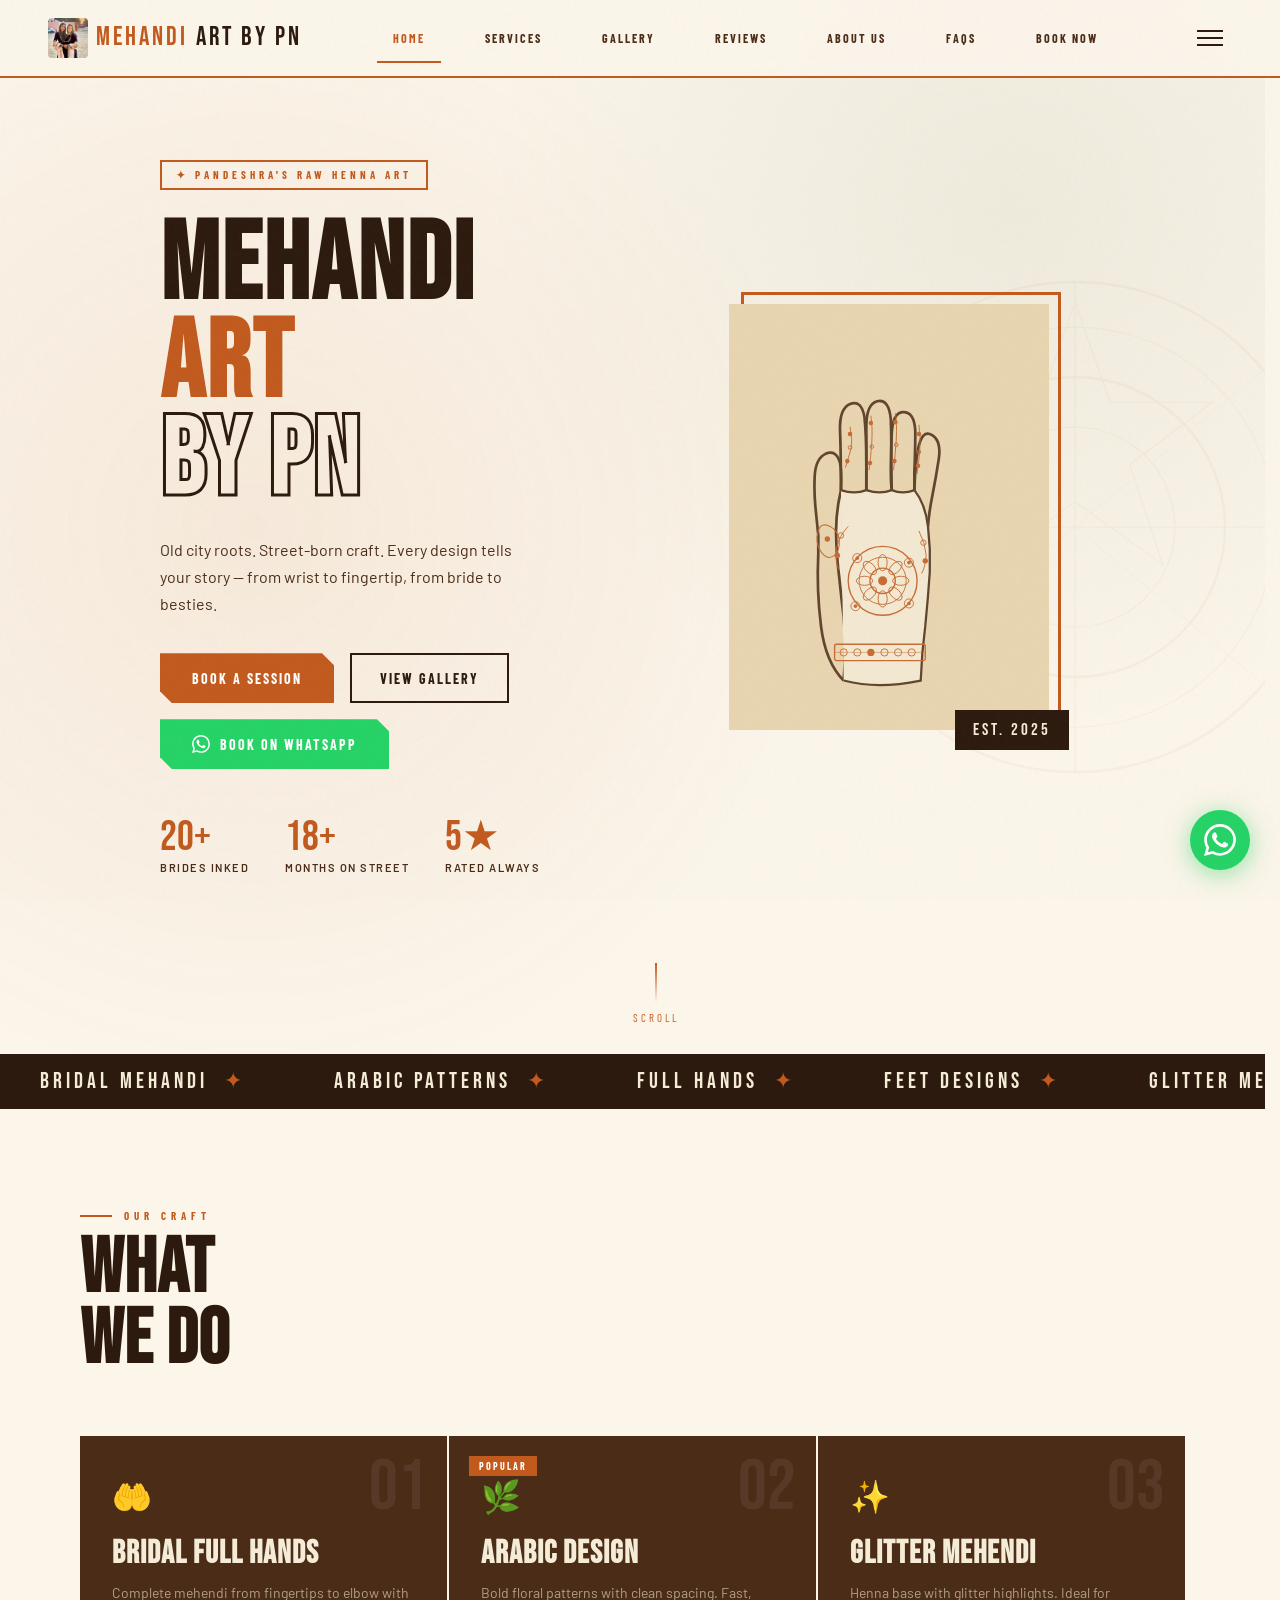
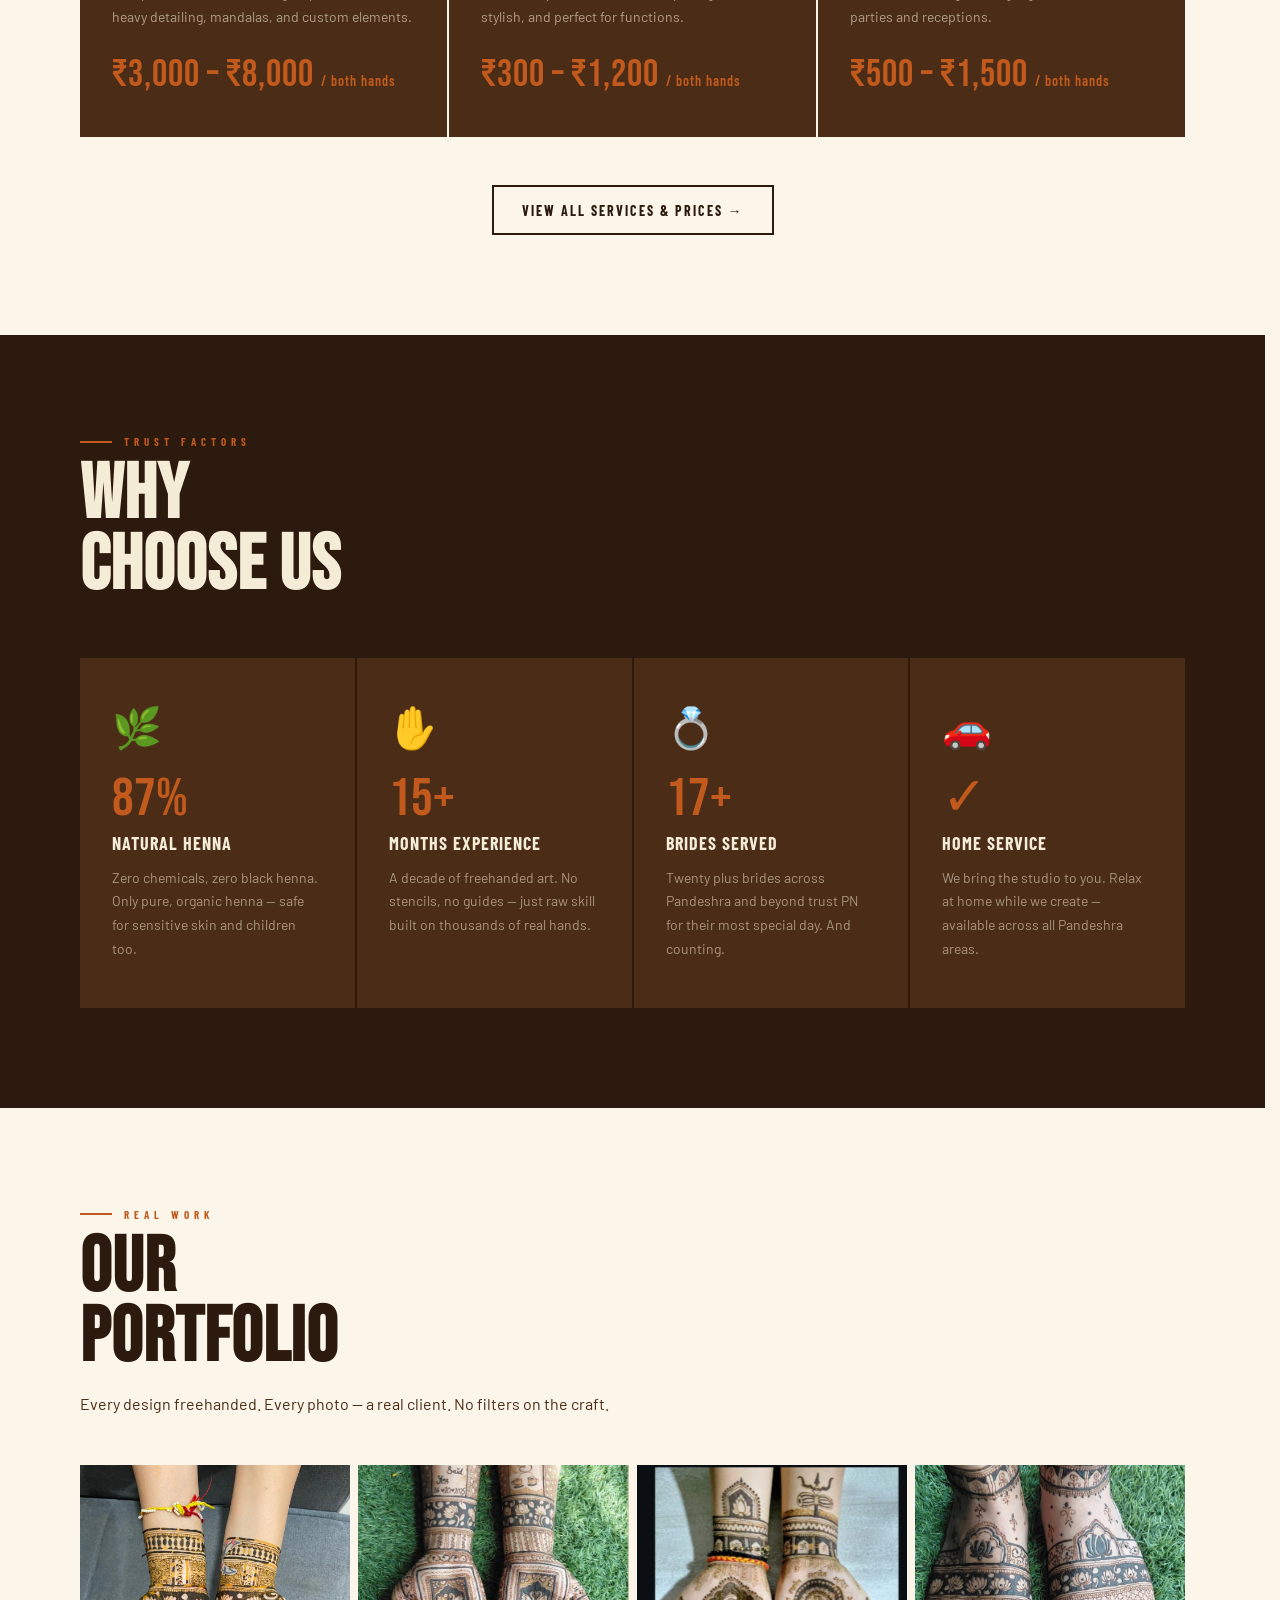
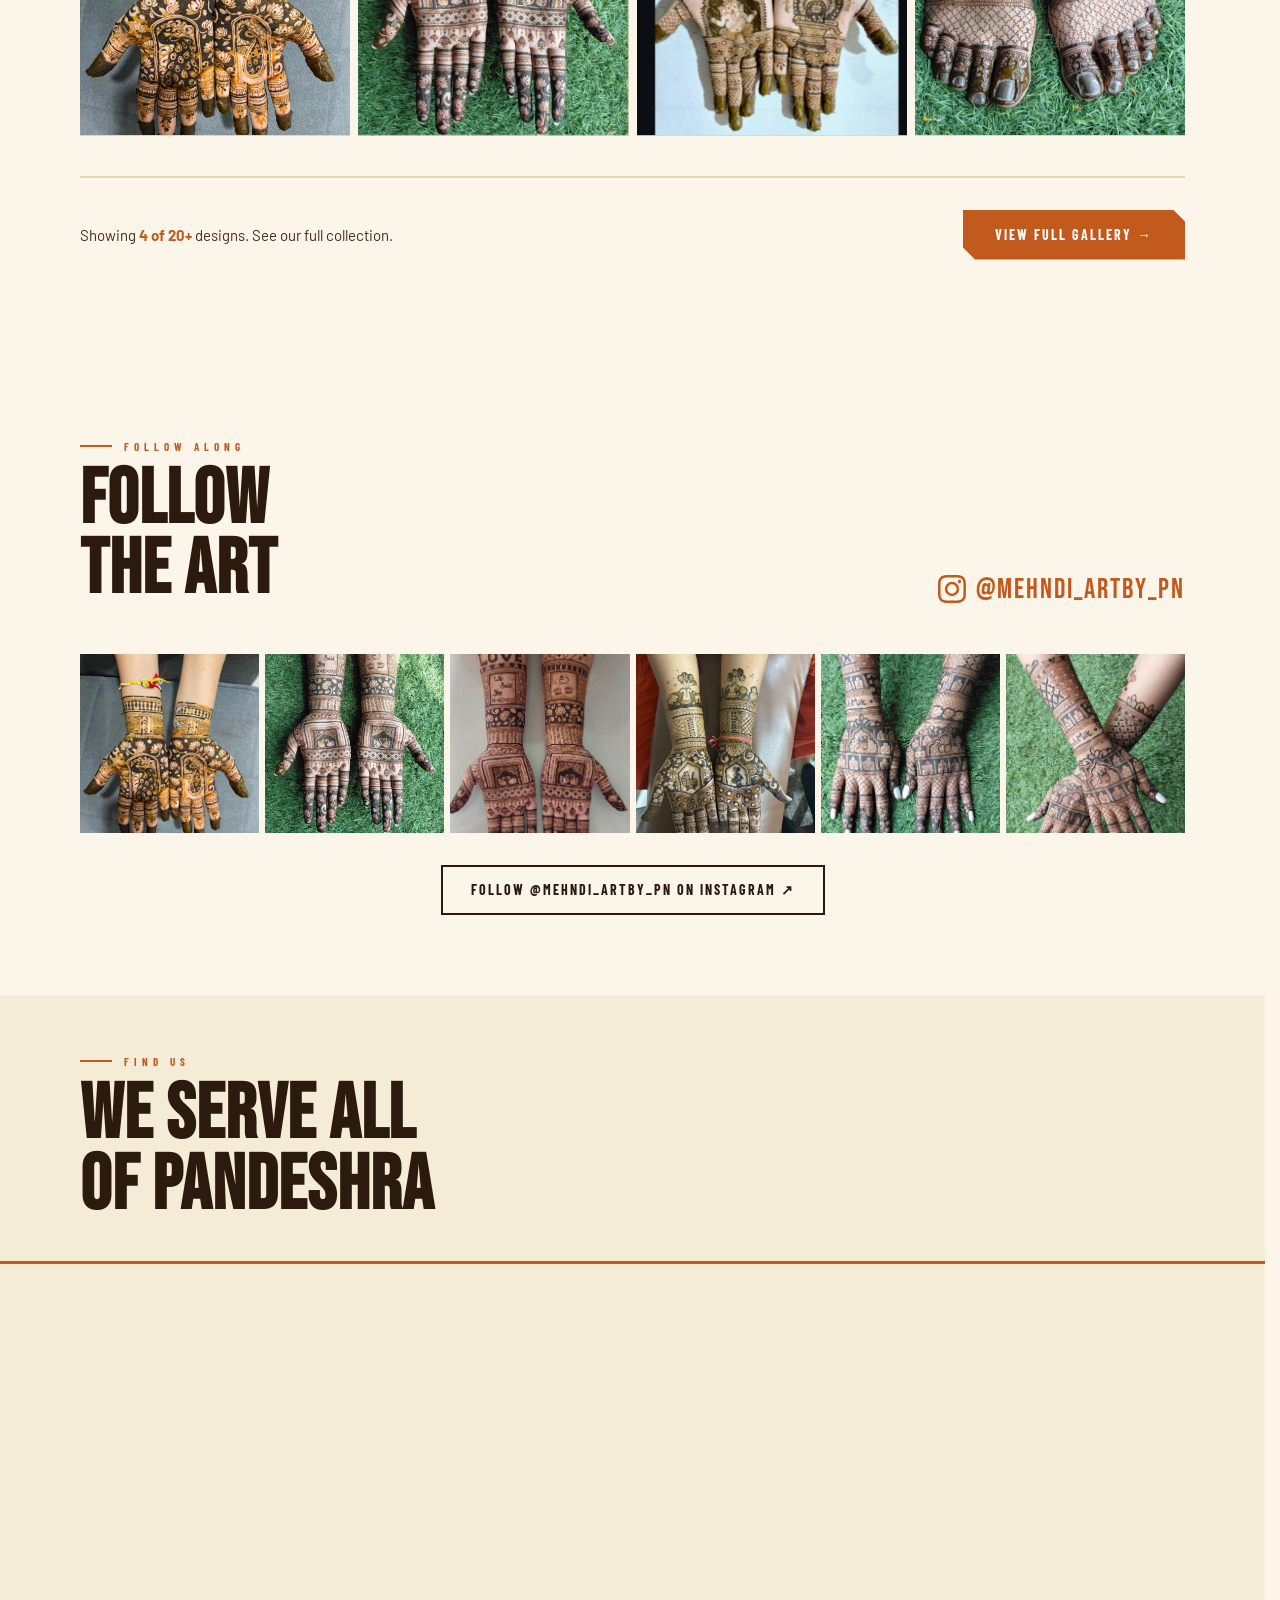
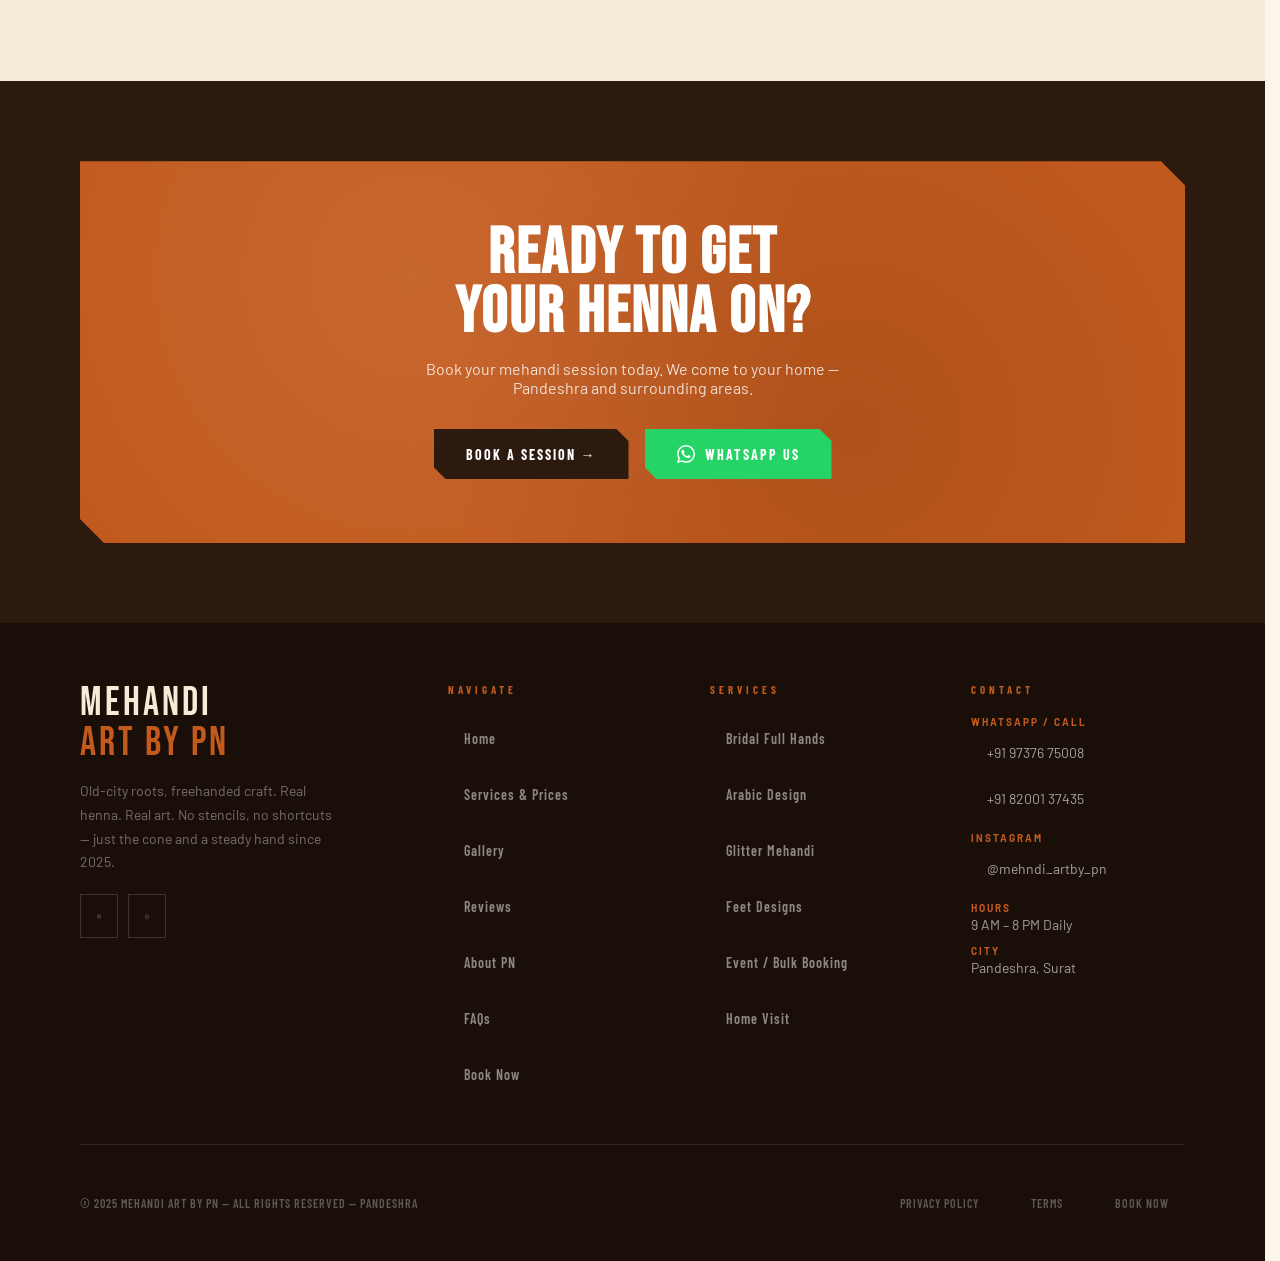
<file: index.html>
<!DOCTYPE html>
<html lang="en">

<head>
  <meta charset="UTF-8" />
  <meta name="viewport" content="width=device-width, initial-scale=1.0, viewport-fit=cover, maximum-scale=5.0, user-scalable=yes" />
  <meta name="theme-color" content="#C25A1E" />
  <meta name="apple-mobile-web-app-capable" content="yes" />
  <meta name="apple-mobile-web-app-status-bar-style" content="black-translucent" />
  <meta name="apple-mobile-web-app-title" content="Mehandi Art by PN" />
  <meta name="mobile-web-app-capable" content="yes" />
  <meta name="HandheldFriendly" content="true" />
  <meta name="MobileOptimized" content="width" />
  <meta name="format-detection" content="telephone=no" />

  <title>Mehandi Art by PN | Best Bridal Mehandi Designer in Pandeshra</title>
  <meta name="description" content="Mehandi Art by PN — Pandeshra's top-rated bridal mehandi designer. 18+ months experience, 20+ brides served. Arabic, Bridal, Glitter & Feet designs. Home visits available. Book now!" />
  <meta name="keywords" content="mehandi designer Pandeshra, bridal mehandi Pandeshra, henna artist Pandeshra, arabic mehandi, mehandi art by pn, best mehandi Pandeshra, mehandi home visit" />
  <meta name="author" content="Mehandi Art by PN" />
  <meta name="robots" content="index, follow" />
  <link rel="canonical" href="https://mehandiartbypn.com/" />

  <meta property="og:title" content="Mehandi Art by PN | Best Bridal Mehandi Designer in Pandeshra" />
  <meta property="og:description" content="18+ months of raw henna art. Bridal, Arabic, Glitter & more. 20+ brides served across Pandeshra. Book your session now!" />
  <meta property="og:type" content="website" />
  <meta property="og:url" content="https://mehandiartbypn.com/" />
  <meta property="og:image" content="https://mehandiartbypn.com/og-image.jpg" />
  <meta property="og:locale" content="en_IN" />

  <meta name="twitter:card" content="summary_large_image" />
  <meta name="twitter:title" content="Mehandi Art by PN | Pandeshra" />
  <meta name="twitter:description" content="18+ months of raw henna art. Bridal, Arabic, Glitter & more." />
  <meta name="twitter:image" content="https://mehandiartbypn.com/og-image.jpg" />

  <script type="application/ld+json">
  {
    "@context": "https://schema.org",
    "@type": "LocalBusiness",
    "name": "Mehandi Art by PN",
    "description": "Professional bridal mehandi designer in Pandeshra with 18+ months experience.",
    "telephone": "+91-97376-75008",
    "email": "mehandiartbypn@gmail.com",
    "address": {
      "@type": "PostalAddress",
      "addressLocality": "Pandeshra",
      "addressRegion": "Surat",
      "addressCountry": "IN"
    },
    "priceRange": "₹400 - ₹2500",
    "openingHours": "Mo-Su 09:00-20:00",
    "sameAs": ["https://instagram.com/mehndi_artby_pn"]
  }
  </script>

  <link rel="preconnect" href="https://fonts.googleapis.com" />
  <link rel="preconnect" href="https://fonts.gstatic.com" crossorigin />
  <link href="https://fonts.googleapis.com/css2?family=Bebas+Neue&family=Barlow+Condensed:wght@400;600;700;900&family=Barlow:wght@400;500&display=swap" rel="stylesheet" />
  <link rel="stylesheet" href="style.css" />
</head>

<body data-page="home">

  <!-- NAV SLOT -->
  <div id="nav-slot"></div>

  <!-- ═══════════════════════════════════════
       HERO
  ═══════════════════════════════════════ -->
  <main>
    <section id="hero" aria-label="Hero section">
      <div class="hero-bg-pattern" aria-hidden="true"></div>

      <svg class="mandala-bg" viewBox="0 0 200 200" fill="none" xmlns="http://www.w3.org/2000/svg" aria-hidden="true">
        <circle cx="100" cy="100" r="98" stroke="#C25A1E" stroke-width="1" />
        <circle cx="100" cy="100" r="80" stroke="#C25A1E" stroke-width=".5" />
        <circle cx="100" cy="100" r="60" stroke="#C25A1E" stroke-width="1" />
        <circle cx="100" cy="100" r="40" stroke="#C25A1E" stroke-width=".5" />
        <line x1="2" y1="100" x2="198" y2="100" stroke="#C25A1E" stroke-width=".5" />
        <line x1="100" y1="2" x2="100" y2="198" stroke="#C25A1E" stroke-width=".5" />
        <line x1="16" y1="30" x2="184" y2="170" stroke="#C25A1E" stroke-width=".3" />
        <line x1="16" y1="170" x2="184" y2="30" stroke="#C25A1E" stroke-width=".3" />
        <polygon points="100,10 114,50 155,50 122,75 135,115 100,90 65,115 78,75 45,50 86,50" fill="none" stroke="#C25A1E" stroke-width=".5" />
      </svg>

      <div class="hero-left">
        <div class="hero-tag" role="text">✦ Pandeshra's Raw Henna Art</div>

        <h1 class="hero-title">
          <span>MEHANDI</span>
          <span class="accent">ART</span>
          <span class="stroke">BY PN</span>
        </h1>

        <p class="hero-sub">
          Old city roots. Street-born craft. Every design tells your story — from wrist to fingertip, from bride to besties.
        </p>

        <div class="hero-cta">
          <a href="book.html" class="btn-primary" aria-label="Book a mehandi session">Book a Session</a>
          <a href="gallery.html" class="btn-outline" aria-label="View our mehandi gallery">View Gallery</a>
          <a href="https://wa.me/919737675008?text=Hi%2C%20I%20want%20to%20book%20Mehandi%20services." class="btn-wa" target="_blank" rel="noopener noreferrer" aria-label="Book on WhatsApp">
            <svg width="18" height="18" viewBox="0 0 24 24" fill="currentColor" aria-hidden="true">
              <path d="M17.472 14.382c-.297-.149-1.758-.867-2.03-.967-.273-.099-.471-.148-.67.15-.197.297-.767.966-.94 1.164-.173.199-.347.223-.644.075-.297-.15-1.255-.463-2.39-1.475-.883-.788-1.48-1.761-1.653-2.059-.173-.297-.018-.458.13-.606.134-.133.298-.347.446-.52.149-.174.198-.298.298-.497.099-.198.05-.371-.025-.52-.075-.149-.669-1.612-.916-2.207-.242-.579-.487-.5-.669-.51-.173-.008-.371-.01-.57-.01-.198 0-.52.074-.792.372-.272.297-1.04 1.016-1.04 2.479 0 1.462 1.065 2.875 1.213 3.074.149.198 2.096 3.2 5.077 4.487.709.306 1.262.489 1.694.625.712.227 1.36.195 1.871.118.571-.085 1.758-.719 2.006-1.413.248-.694.248-1.289.173-1.413-.074-.124-.272-.198-.57-.347m-5.421 7.403h-.004a9.87 9.87 0 01-5.031-1.378l-.361-.214-3.741.982.998-3.648-.235-.374a9.86 9.86 0 01-1.51-5.26c.001-5.45 4.436-9.884 9.888-9.884 2.64 0 5.122 1.03 6.988 2.898a9.825 9.825 0 012.893 6.994c-.003 5.45-4.437 9.884-9.885 9.884m8.413-18.297A11.815 11.815 0 0012.05 0C5.495 0 .16 5.335.157 11.892c0 2.096.547 4.142 1.588 5.945L.057 24l6.305-1.654a11.882 11.882 0 005.683 1.448h.005c6.554 0 11.89-5.335 11.893-11.893a11.821 11.821 0 00-3.48-8.413z" />
            </svg>
            Book on WhatsApp
          </a>
        </div>

        <div class="hero-stats" role="list" aria-label="Business statistics">
          <div role="listitem">
            <div class="stat-num" data-count="20" data-suffix="+">20+</div>
            <div class="stat-label">Brides Inked</div>
          </div>
          <div role="listitem">
            <div class="stat-num" data-count="18" data-suffix="+">18+</div>
            <div class="stat-label">Months on Street</div>
          </div>
          <div role="listitem">
            <div class="stat-num">5★</div>
            <div class="stat-label">Rated Always</div>
          </div>
        </div>
      </div>

      <div class="hero-right" aria-hidden="true">
        <div class="hero-img-wrap">
          <div class="hero-img-main">
            <svg class="mehandi-svg" viewBox="0 0 300 400" fill="none" xmlns="http://www.w3.org/2000/svg" role="img" aria-label="Decorative mehandi hand illustration">
              <path d="M100 380 Q80 360 75 320 Q70 280 72 240 Q73 220 70 200 Q67 175 68 155 Q69 135 80 130 Q92 125 96 140 Q98 150 97 170" stroke="#4A2C17" stroke-width="3" fill="none" />
              <path d="M97 170 Q97 130 96 105 Q95 80 107 75 Q120 70 123 90 Q125 110 125 140 Q125 160 125 170" stroke="#4A2C17" stroke-width="3" fill="none" />
              <path d="M125 170 Q125 120 125 100 Q125 75 137 72 Q150 69 152 92 Q153 115 152 145 Q152 162 153 170" stroke="#4A2C17" stroke-width="3" fill="none" />
              <path d="M153 170 Q152 125 153 108 Q154 85 165 84 Q178 83 179 105 Q179 125 178 150 Q178 162 178 170" stroke="#4A2C17" stroke-width="3" fill="none" />
              <path d="M178 170 Q179 140 182 125 Q186 105 195 108 Q208 113 205 135 Q202 155 198 175 Q194 195 193 210" stroke="#4A2C17" stroke-width="3" fill="none" />
              <path d="M97 170 Q90 200 92 230 Q93 250 95 265 Q97 285 100 310 Q103 340 100 380" stroke="#4A2C17" stroke-width="3" fill="#F5ECD7" />
              <path d="M97 170 Q112 175 125 170 Q140 175 153 170 Q165 175 178 170 Q190 185 193 210 Q196 235 195 260 Q193 290 190 320 Q186 350 185 380 Q160 385 140 385 Q120 385 100 380" stroke="#4A2C17" stroke-width="2.5" fill="#F5ECD7" />
              <rect x="90" y="340" width="100" height="18" rx="2" fill="none" stroke="#C25A1E" stroke-width="1.5" />
              <line x1="90" y1="349" x2="190" y2="349" stroke="#C25A1E" stroke-width=".5" />
              <circle cx="100" cy="349" r="4" fill="none" stroke="#C25A1E" stroke-width="1" />
              <circle cx="115" cy="349" r="4" fill="none" stroke="#C25A1E" stroke-width="1" />
              <circle cx="130" cy="349" r="4" fill="#C25A1E" />
              <circle cx="145" cy="349" r="4" fill="none" stroke="#C25A1E" stroke-width="1" />
              <circle cx="160" cy="349" r="4" fill="none" stroke="#C25A1E" stroke-width="1" />
              <circle cx="175" cy="349" r="4" fill="none" stroke="#C25A1E" stroke-width="1" />
              <circle cx="143" cy="270" r="38" fill="none" stroke="#C25A1E" stroke-width="1.5" />
              <circle cx="143" cy="270" r="26" fill="none" stroke="#C25A1E" stroke-width="1" />
              <circle cx="143" cy="270" r="14" fill="none" stroke="#C25A1E" stroke-width="1.5" />
              <circle cx="143" cy="270" r="5" fill="#C25A1E" />
              <ellipse cx="143" cy="250" rx="5" ry="9" fill="none" stroke="#C25A1E" stroke-width="1" />
              <ellipse cx="143" cy="250" rx="5" ry="9" fill="none" stroke="#C25A1E" stroke-width="1" transform="rotate(45 143 270)" />
              <ellipse cx="143" cy="250" rx="5" ry="9" fill="none" stroke="#C25A1E" stroke-width="1" transform="rotate(90 143 270)" />
              <ellipse cx="143" cy="250" rx="5" ry="9" fill="none" stroke="#C25A1E" stroke-width="1" transform="rotate(135 143 270)" />
              <ellipse cx="143" cy="250" rx="5" ry="9" fill="none" stroke="#C25A1E" stroke-width="1" transform="rotate(180 143 270)" />
              <ellipse cx="143" cy="250" rx="5" ry="9" fill="none" stroke="#C25A1E" stroke-width="1" transform="rotate(225 143 270)" />
              <ellipse cx="143" cy="250" rx="5" ry="9" fill="none" stroke="#C25A1E" stroke-width="1" transform="rotate(270 143 270)" />
              <ellipse cx="143" cy="250" rx="5" ry="9" fill="none" stroke="#C25A1E" stroke-width="1" transform="rotate(315 143 270)" />
              <path d="M102 145 Q105 135 108 125 Q110 115 107 100" stroke="#C25A1E" stroke-width="1" fill="none" />
              <circle cx="104" cy="138" r="2.5" fill="#C25A1E" />
              <circle cx="107" cy="123" r="2" fill="none" stroke="#C25A1E" stroke-width="1" />
              <circle cx="107" cy="108" r="2.5" fill="#C25A1E" />
              <path d="M128 148 Q130 132 131 118 Q132 100 130 88" stroke="#C25A1E" stroke-width="1" fill="none" />
              <circle cx="129" cy="140" r="2.5" fill="#C25A1E" />
              <circle cx="131" cy="122" r="2" fill="none" stroke="#C25A1E" stroke-width="1" />
              <circle cx="130" cy="96" r="2.5" fill="#C25A1E" />
              <path d="M155 148 Q157 130 158 115 Q159 95 157 85" stroke="#C25A1E" stroke-width="1" fill="none" />
              <circle cx="156" cy="138" r="2.5" fill="#C25A1E" />
              <circle cx="158" cy="120" r="2" fill="none" stroke="#C25A1E" stroke-width="1" />
              <circle cx="157" cy="95" r="2.5" fill="#C25A1E" />
              <path d="M181 152 Q183 138 184 125 Q185 110 183 98" stroke="#C25A1E" stroke-width="1" fill="none" />
              <circle cx="182" cy="143" r="2.5" fill="#C25A1E" />
              <circle cx="183" cy="128" r="2" fill="none" stroke="#C25A1E" stroke-width="1" />
              <circle cx="183" cy="108" r="2.5" fill="#C25A1E" />
              <path d="M105 210 Q95 220 92 235 Q90 248 95 258" stroke="#C25A1E" stroke-width="1" fill="none" />
              <circle cx="97" cy="220" r="3" fill="none" stroke="#C25A1E" stroke-width="1" />
              <circle cx="93" cy="242" r="3" fill="#C25A1E" />
              <path d="M183 215 Q190 228 191 242 Q190 255 186 262" stroke="#C25A1E" stroke-width="1" fill="none" />
              <circle cx="188" cy="228" r="3" fill="none" stroke="#C25A1E" stroke-width="1" />
              <circle cx="190" cy="248" r="3" fill="#C25A1E" />
              <circle cx="115" cy="245" r="5" fill="none" stroke="#C25A1E" stroke-width="1" />
              <circle cx="115" cy="245" r="2" fill="#C25A1E" />
              <circle cx="172" cy="250" r="5" fill="none" stroke="#C25A1E" stroke-width="1" />
              <circle cx="172" cy="250" r="2" fill="#C25A1E" />
              <circle cx="113" cy="298" r="5" fill="none" stroke="#C25A1E" stroke-width="1" />
              <circle cx="113" cy="298" r="2" fill="#C25A1E" />
              <circle cx="172" cy="295" r="5" fill="none" stroke="#C25A1E" stroke-width="1" />
              <circle cx="172" cy="295" r="2" fill="#C25A1E" />
              <path d="M85 210 Q75 205 72 215 Q68 228 75 238 Q82 248 90 242 Q96 236 95 225 Q94 215 85 210Z" fill="none" stroke="#C25A1E" stroke-width="1.2" />
              <circle cx="82" cy="224" r="3" fill="#C25A1E" />
            </svg>
          </div>
        </div>
      </div>

      <div class="scroll-hint" aria-hidden="true">
        <div class="scroll-line"></div>
        scroll
      </div>
    </section>

    <!-- ═══════════════════════════════════════
         MARQUEE
    ═══════════════════════════════════════ -->
    <div class="marquee-strip" aria-hidden="true">
      <div class="marquee-inner">
        <span class="marquee-item">Bridal Mehandi <span>✦</span></span>
        <span class="marquee-item">Arabic Patterns <span>✦</span></span>
        <span class="marquee-item">Full Hands <span>✦</span></span>
        <span class="marquee-item">Feet Designs <span>✦</span></span>
        <span class="marquee-item">Glitter Mehandi <span>✦</span></span>
        <span class="marquee-item">Home Visits <span>✦</span></span>
        <span class="marquee-item">Event Bookings <span>✦</span></span>
        <span class="marquee-item">Mehandi Art By PN <span>✦</span></span>
        <span class="marquee-item">Bridal Mehandi <span>✦</span></span>
        <span class="marquee-item">Arabic Patterns <span>✦</span></span>
        <span class="marquee-item">Full Hands <span>✦</span></span>
        <span class="marquee-item">Feet Designs <span>✦</span></span>
        <span class="marquee-item">Glitter Mehandi <span>✦</span></span>
        <span class="marquee-item">Home Visits <span>✦</span></span>
        <span class="marquee-item">Event Bookings <span>✦</span></span>
        <span class="marquee-item">Mehandi Art By PN <span>✦</span></span>
      </div>
    </div>

    <!-- ═══════════════════════════════════════
         SERVICES PREVIEW (3 cards)
    ═══════════════════════════════════════ -->
    <section id="services-preview" aria-labelledby="services-preview-title">
      <div class="section-tag reveal">Our Craft</div>
      <h2 class="section-title reveal" id="services-preview-title">WHAT<br>WE DO</h2>

      <div class="services-grid" role="list">
        <article class="service-card reveal" role="listitem" style="transition-delay:.05s">
          <span class="service-num">01</span>
          <span class="service-icon">🤲</span>
          <h3 class="service-name">Bridal Full Hands</h3>
          <p class="service-desc">Complete mehendi from fingertips to elbow with heavy detailing, mandalas, and custom elements.</p>
          <div class="service-price">₹3,000 – ₹8,000 <small>/ both hands</small></div>
        </article>

        <article class="service-card reveal" role="listitem" style="transition-delay:.1s">
          <div class="service-badge">Popular</div>
          <span class="service-num">02</span>
          <span class="service-icon">🌿</span>
          <h3 class="service-name">Arabic Design</h3>
          <p class="service-desc">Bold floral patterns with clean spacing. Fast, stylish, and perfect for functions.</p>
          <div class="service-price">₹300 – ₹1,200 <small>/ both hands</small></div>
        </article>

        <article class="service-card reveal" role="listitem" style="transition-delay:.15s">
          <span class="service-num">03</span>
          <span class="service-icon">✨</span>
          <h3 class="service-name">Glitter Mehendi</h3>
          <p class="service-desc">Henna base with glitter highlights. Ideal for parties and receptions.</p>
          <div class="service-price">₹500 – ₹1,500 <small>/ both hands</small></div>
        </article>
      </div>

      <div class="section-cta reveal" style="text-align:center; margin-top:48px;">
        <a href="services.html" class="btn-outline">View All Services & Prices →</a>
      </div>
    </section>

    <!-- ═══════════════════════════════════════
         WHY CHOOSE US
    ═══════════════════════════════════════ -->
    <section id="why" aria-labelledby="why-title">
      <div class="section-tag reveal">Trust Factors</div>
      <h2 class="section-title reveal" id="why-title">WHY<br>CHOOSE US</h2>

      <div class="why-grid" role="list">
        <article class="why-card reveal" role="listitem" style="transition-delay:.05s">
          <span class="why-icon" aria-hidden="true">🌿</span>
          <div class="why-num" data-count="100" data-suffix="%">100%</div>
          <h3 class="why-label">Natural Henna</h3>
          <p class="why-desc">Zero chemicals, zero black henna. Only pure, organic henna — safe for sensitive skin and children too.</p>
        </article>

        <article class="why-card reveal" role="listitem" style="transition-delay:.1s">
          <span class="why-icon" aria-hidden="true">✋</span>
          <div class="why-num" data-count="18" data-suffix="+">18+</div>
          <h3 class="why-label">Months Experience</h3>
          <p class="why-desc">A decade of freehanded art. No stencils, no guides — just raw skill built on thousands of real hands.</p>
        </article>

        <article class="why-card reveal" role="listitem" style="transition-delay:.15s">
          <span class="why-icon" aria-hidden="true">💍</span>
          <div class="why-num" data-count="20" data-suffix="+">20+</div>
          <h3 class="why-label">Brides Served</h3>
          <p class="why-desc">Twenty plus brides across Pandeshra and beyond trust PN for their most special day. And counting.</p>
        </article>

        <article class="why-card reveal" role="listitem" style="transition-delay:.2s">
          <span class="why-icon" aria-hidden="true">🚗</span>
          <div class="why-num">✓</div>
          <h3 class="why-label">Home Service</h3>
          <p class="why-desc">We bring the studio to you. Relax at home while we create — available across all Pandeshra areas.</p>
        </article>
      </div>
    </section>

    <!-- ═══════════════════════════════════════
         GALLERY PREVIEW (4 images)
    ═══════════════════════════════════════ -->
    <section id="gallery-preview" aria-labelledby="gallery-preview-title">
      <div class="gallery-intro">
        <div class="section-tag reveal">Real Work</div>
        <h2 class="section-title reveal" id="gallery-preview-title" style="margin-bottom:0;">OUR<br>PORTFOLIO</h2>
        <p class="reveal" style="transition-delay:.1s">Every design freehanded. Every photo — a real client. No filters on the craft.</p>
      </div>

      <div class="gallery-grid gallery-grid--preview" role="list" aria-label="Mehandi portfolio preview">
        <div class="gallery-item reveal" role="listitem" style="transition-delay:.05s">
          <img data-src="mehandi.jpeg" src="[data-uri]" alt="Bridal full-hand mehandi design with intricate mandala patterns" loading="lazy" width="800" height="800" />
          <div class="gallery-overlay">
            <span class="gallery-label">Bridal Mandala</span>
          </div>
        </div>

        <div class="gallery-item reveal" role="listitem" style="transition-delay:.1s">
          <img data-src="mehandi1.jpeg" src="[data-uri]" alt="Arabic floral mehandi design on hands" loading="lazy" width="600" height="600" />
          <div class="gallery-overlay">
            <span class="gallery-label">Arabic Floral</span>
          </div>
        </div>

        <div class="gallery-item reveal" role="listitem" style="transition-delay:.15s">
          <img data-src="mehndi 7.jpeg" src="[data-uri]" alt="Rajasthani style bridal mehandi" loading="lazy" width="600" height="600" />
          <div class="gallery-overlay">
            <span class="gallery-label">Rajasthani Bridal</span>
          </div>
        </div>

        <div class="gallery-item reveal" role="listitem" style="transition-delay:.2s">
          <img data-src="mehndi5.jpeg" src="[data-uri]" alt="Feet mehandi design with lotus flowers" loading="lazy" width="600" height="600" />
          <div class="gallery-overlay">
            <span class="gallery-label">Feet Designs</span>
          </div>
        </div>
      </div>

      <div class="gallery-cta reveal">
        <p>Showing <strong>4 of 20+</strong> designs. See our full collection.</p>
        <a href="gallery.html" class="btn-primary">View Full Gallery →</a>
      </div>
    </section>

    <!-- ═══════════════════════════════════════
         INSTAGRAM SECTION
    ═══════════════════════════════════════ -->
    <section id="instagram" aria-labelledby="insta-title">
      <div class="instagram-header">
        <div>
          <div class="section-tag reveal">Follow Along</div>
          <h2 class="section-title reveal" id="insta-title" style="margin-bottom:0;">FOLLOW<br>THE ART</h2>
        </div>
        <div class="instagram-handle reveal-right" aria-label="Instagram handle: mehandiartbypn">
          <svg width="28" height="28" viewBox="0 0 24 24" fill="currentColor" aria-hidden="true">
            <path d="M12 2.163c3.204 0 3.584.012 4.85.07 3.252.148 4.771 1.691 4.919 4.919.058 1.265.069 1.645.069 4.849 0 3.205-.012 3.584-.069 4.849-.149 3.225-1.664 4.771-4.919 4.919-1.266.058-1.644.07-4.85.07-3.204 0-3.584-.012-4.849-.07-3.26-.149-4.771-1.699-4.919-4.92-.058-1.265-.07-1.644-.07-4.849 0-3.204.013-3.583.07-4.849.149-3.227 1.664-4.771 4.919-4.919 1.266-.057 1.645-.069 4.849-.069zM12 0C8.741 0 8.333.014 7.053.072 2.695.272.273 2.69.073 7.052.014 8.333 0 8.741 0 12c0 3.259.014 3.668.072 4.948.2 4.358 2.618 6.78 6.98 6.98C8.333 23.986 8.741 24 12 24c3.259 0 3.668-.014 4.948-.072 4.354-.2 6.782-2.618 6.979-6.98.059-1.28.073-1.689.073-4.948 0-3.259-.014-3.667-.072-4.947-.196-4.354-2.617-6.78-6.979-6.98C15.668.014 15.259 0 12 0zm0 5.838a6.162 6.162 0 100 12.324 6.162 6.162 0 000-12.324zM12 16a4 4 0 110-8 4 4 0 010 8zm6.406-11.845a1.44 1.44 0 100 2.881 1.44 1.44 0 000-2.881z" />
          </svg>
          @mehndi_artby_pn
        </div>
      </div>

      <div class="insta-grid" role="list" aria-label="Instagram feed preview">
        <div class="insta-item reveal" role="listitem" style="transition-delay:.05s">
          <img data-src="mehandi.jpeg" src="[data-uri]" alt="Bridal mehandi — Instagram post" loading="lazy" width="400" height="400" />
          <div class="insta-overlay"><span aria-hidden="true">❤</span></div>
        </div>
        <div class="insta-item reveal" role="listitem" style="transition-delay:.08s">
          <img data-src="mehandi1.jpeg" src="[data-uri]" alt="Arabic mehandi — Instagram post" loading="lazy" width="400" height="400" />
          <div class="insta-overlay"><span aria-hidden="true">❤</span></div>
        </div>
        <div class="insta-item reveal" role="listitem" style="transition-delay:.11s">
          <img data-src="mehndi.jpeg" src="[data-uri]" alt="Full arm bridal mehandi — Instagram post" loading="lazy" width="400" height="400" />
          <div class="insta-overlay"><span aria-hidden="true">❤</span></div>
        </div>
        <div class="insta-item reveal" role="listitem" style="transition-delay:.14s">
          <img data-src="mehndi6.jpeg" src="[data-uri]" alt="Feet mehandi — Instagram post" loading="lazy" width="400" height="400" />
          <div class="insta-overlay"><span aria-hidden="true">❤</span></div>
        </div>
        <div class="insta-item reveal" role="listitem" style="transition-delay:.17s">
          <img data-src="mehndi3.jpeg" src="[data-uri]" alt="Mehandi close-up — Instagram post" loading="lazy" width="400" height="400" />
          <div class="insta-overlay"><span aria-hidden="true">❤</span></div>
        </div>
        <div class="insta-item reveal" role="listitem" style="transition-delay:.2s">
          <img data-src="mehndi4.jpeg" src="[data-uri]" alt="Glitter mehandi — Instagram post" loading="lazy" width="400" height="400" />
          <div class="insta-overlay"><span aria-hidden="true">❤</span></div>
        </div>
      </div>

      <div class="insta-cta-bar reveal">
        <a href="https://instagram.com/mehndi_artby_pn" target="_blank" rel="noopener noreferrer" class="btn-outline" aria-label="Follow on Instagram">
          Follow @mehndi_artby_pn on Instagram ↗
        </a>
      </div>
    </section>

    <!-- ═══════════════════════════════════════
         MAP
    ═══════════════════════════════════════ -->
    <div id="map-section" aria-labelledby="map-title">
      <div class="map-header">
        <div class="section-tag reveal">Find Us</div>
        <h2 class="section-title reveal" id="map-title" style="margin-bottom:0;">WE SERVE ALL<br>OF PANDESHRA</h2>
      </div>
      <div class="map-wrapper">
        <iframe src="https://www.google.com/maps?q=Pandeshra,Udhna,Surat,Gujarat&output=embed" width="100%" height="420" style="border:0;" allowfullscreen="" loading="lazy" referrerpolicy="no-referrer-when-downgrade" title="Mehandi Art by PN — Service area in Pandeshra, Gujarat"></iframe>
      </div>
    </div>

    <!-- ═══════════════════════════════════════
         CTA BANNER
    ═══════════════════════════════════════ -->
    <section class="cta-banner" aria-label="Call to action">
      <div class="cta-banner-inner reveal">
        <h2 class="cta-banner-title">READY TO GET<br>YOUR HENNA ON?</h2>
        <p class="cta-banner-sub">Book your mehandi session today. We come to your home — Pandeshra and surrounding areas.</p>
        <div class="cta-banner-btns">
          <a href="book.html" class="btn-primary">Book a Session →</a>
          <a href="https://wa.me/919737675008?text=Hi%2C%20I%20want%20to%20book%20Mehandi%20services." class="btn-wa" target="_blank" rel="noopener noreferrer">
            <svg width="18" height="18" viewBox="0 0 24 24" fill="currentColor" aria-hidden="true">
              <path d="M17.472 14.382c-.297-.149-1.758-.867-2.03-.967-.273-.099-.471-.148-.67.15-.197.297-.767.966-.94 1.164-.173.199-.347.223-.644.075-.297-.15-1.255-.463-2.39-1.475-.883-.788-1.48-1.761-1.653-2.059-.173-.297-.018-.458.13-.606.134-.133.298-.347.446-.52.149-.174.198-.298.298-.497.099-.198.05-.371-.025-.52-.075-.149-.669-1.612-.916-2.207-.242-.579-.487-.5-.669-.51-.173-.008-.371-.01-.57-.01-.198 0-.52.074-.792.372-.272.297-1.04 1.016-1.04 2.479 0 1.462 1.065 2.875 1.213 3.074.149.198 2.096 3.2 5.077 4.487.709.306 1.262.489 1.694.625.712.227 1.36.195 1.871.118.571-.085 1.758-.719 2.006-1.413.248-.694.248-1.289.173-1.413-.074-.124-.272-.198-.57-.347m-5.421 7.403h-.004a9.87 9.87 0 01-5.031-1.378l-.361-.214-3.741.982.998-3.648-.235-.374a9.86 9.86 0 01-1.51-5.26c.001-5.45 4.436-9.884 9.888-9.884 2.64 0 5.122 1.03 6.988 2.898a9.825 9.825 0 012.893 6.994c-.003 5.45-4.437 9.884-9.885 9.884m8.413-18.297A11.815 11.815 0 0012.05 0C5.495 0 .16 5.335.157 11.892c0 2.096.547 4.142 1.588 5.945L.057 24l6.305-1.654a11.882 11.882 0 005.683 1.448h.005c6.554 0 11.89-5.335 11.893-11.893a11.821 11.821 0 00-3.48-8.413z" />
            </svg>
            WhatsApp Us
          </a>
        </div>
      </div>
    </section>

  </main>

  <!-- FOOTER SLOT -->
  <div id="footer-slot"></div>

  <!-- WA FLOAT SLOT -->
  <div id="wa-slot"></div>

  <script src="components.js"></script>
  <script src="script.js" defer></script>
</body>

</html>
</file>
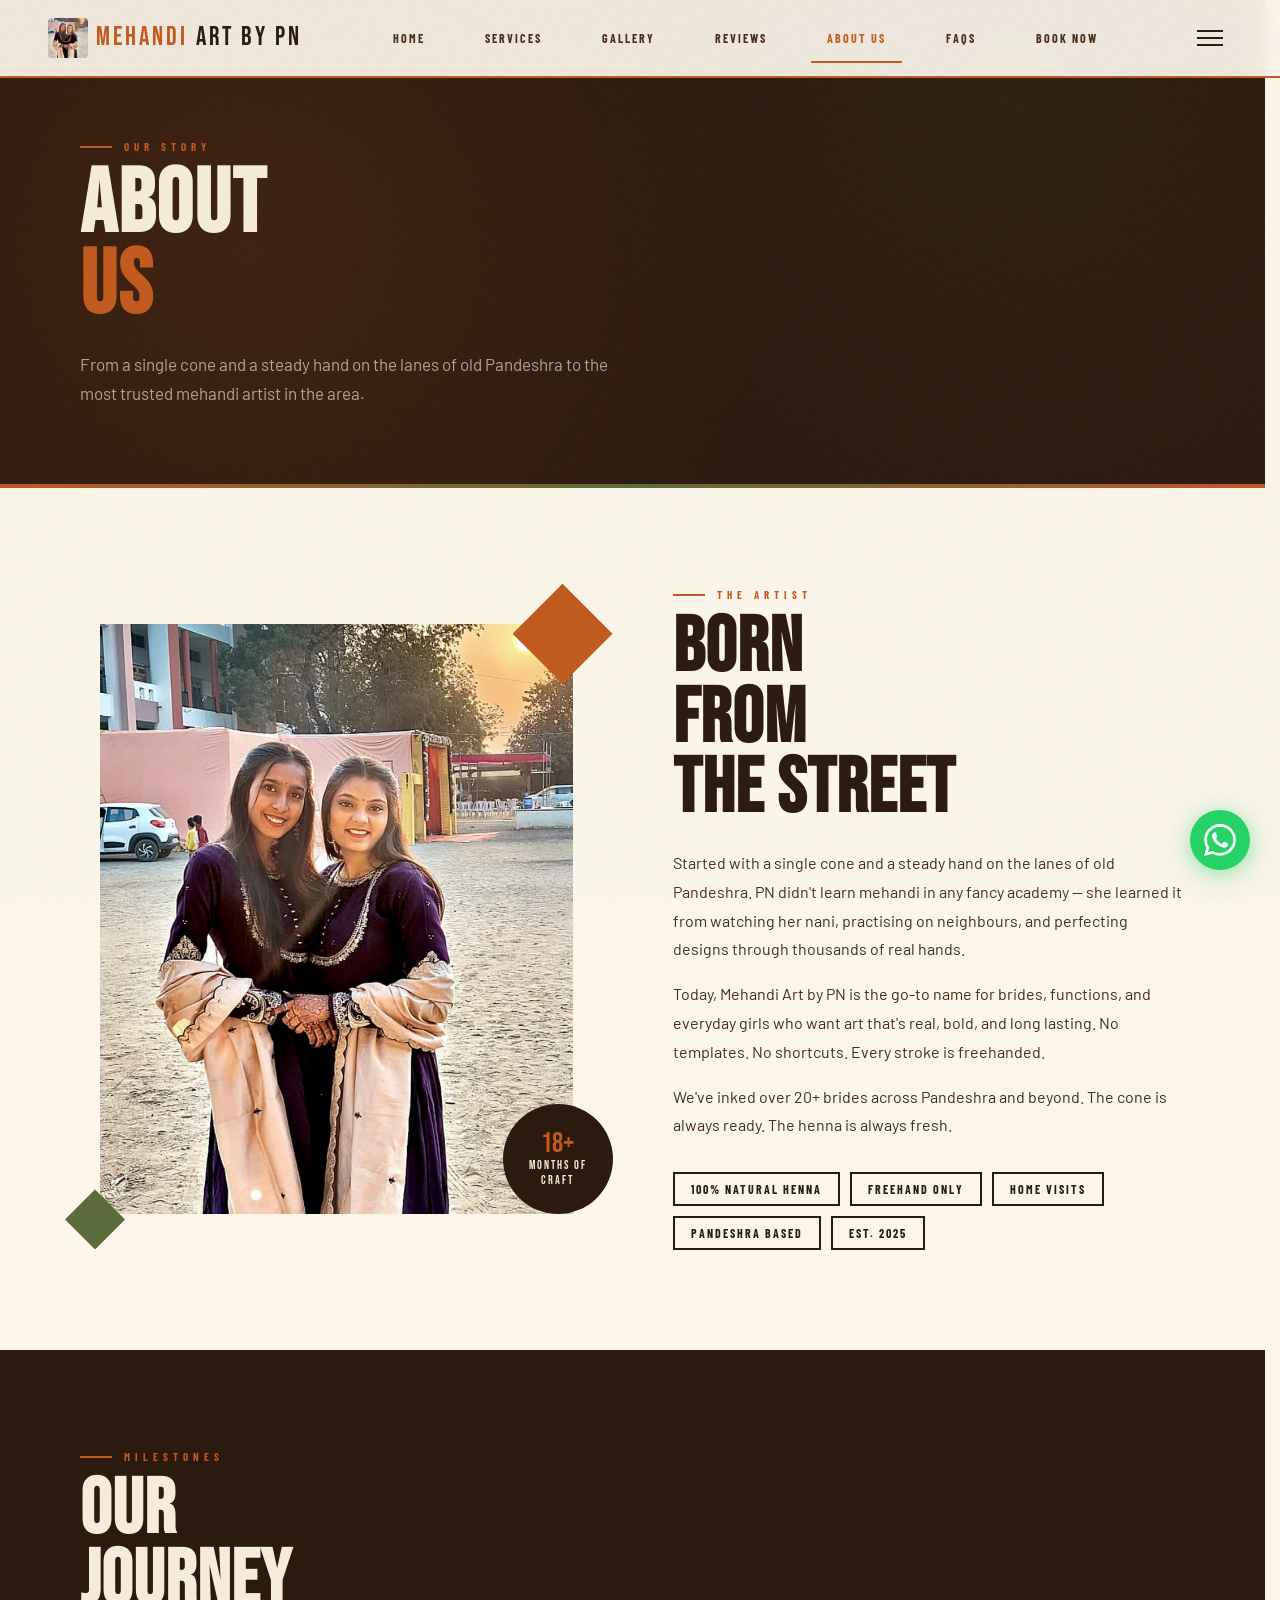
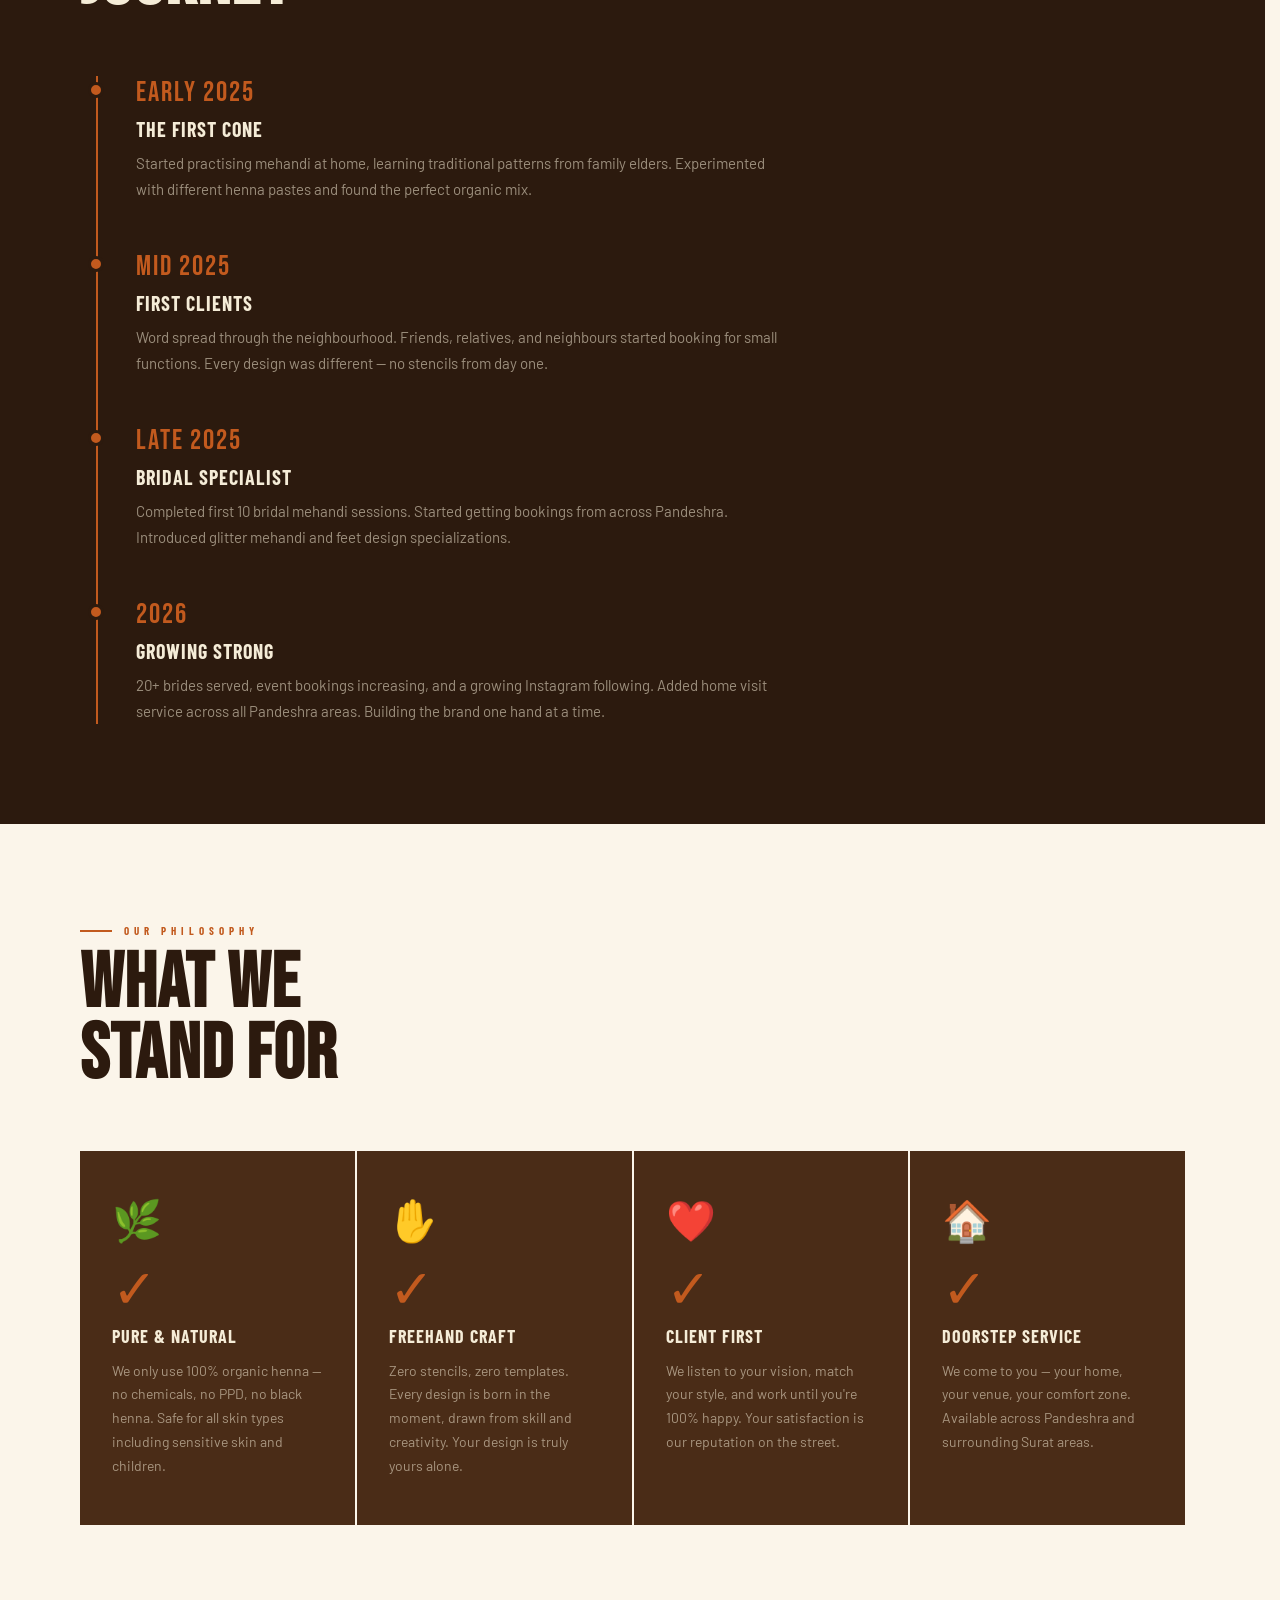
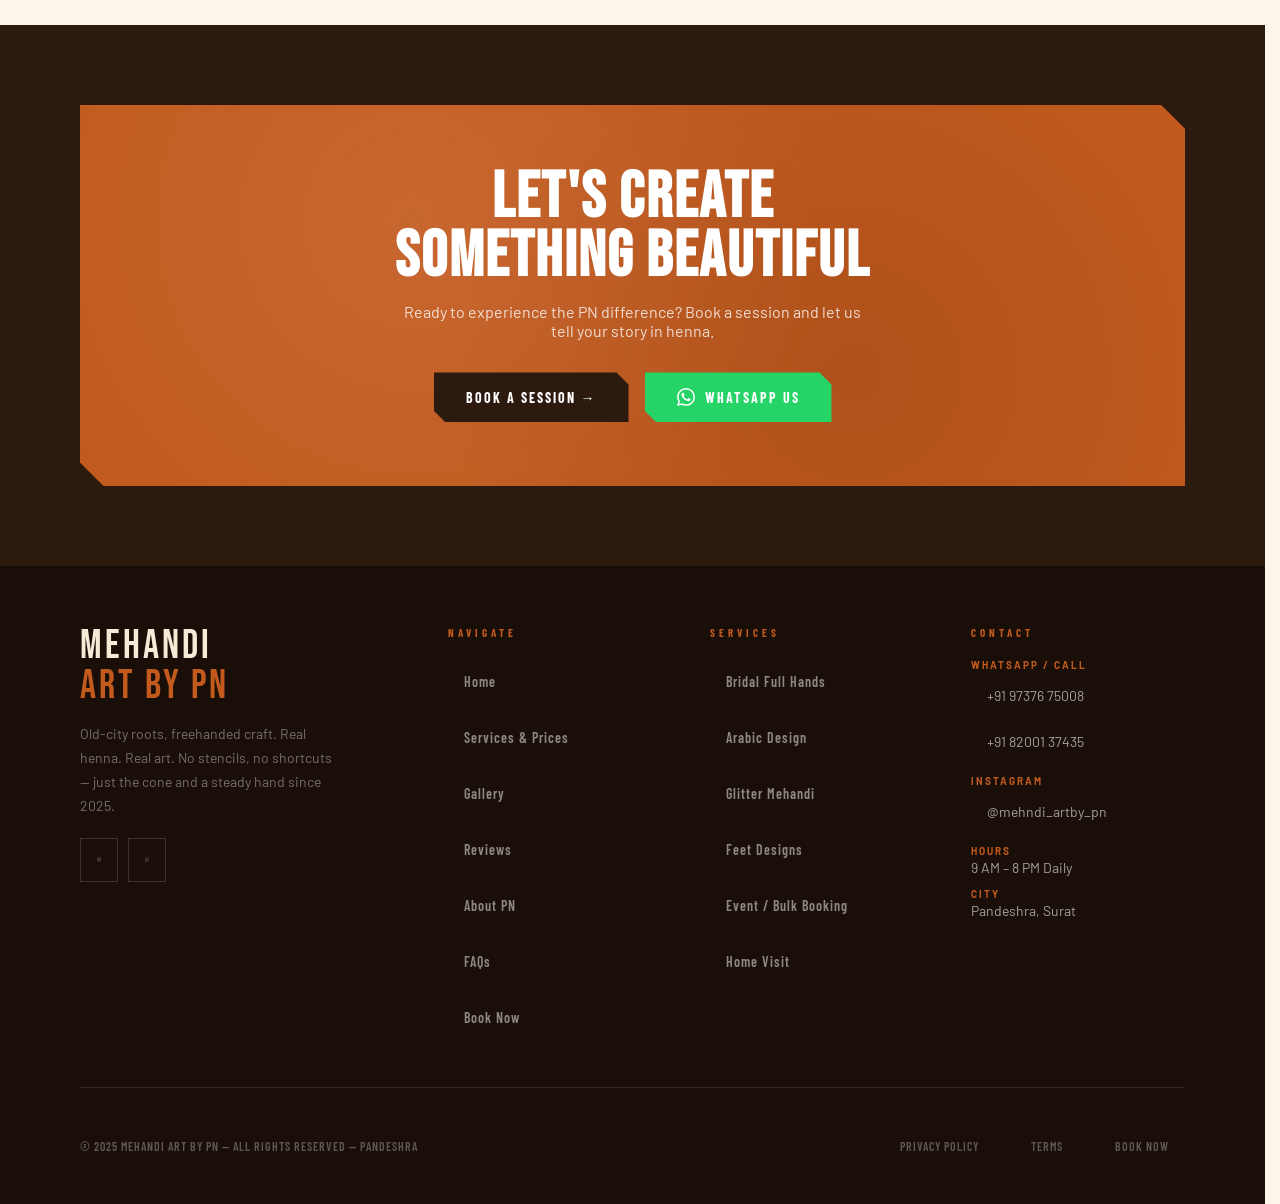
<file: about.html>
<!DOCTYPE html>
<html lang="en">

<head>
  <meta charset="UTF-8" />
  <meta name="viewport" content="width=device-width, initial-scale=1.0, viewport-fit=cover" />
  <meta name="theme-color" content="#C25A1E" />
  <title>About Us | Mehandi Art by PN</title>
  <meta name="description" content="Learn the story behind Mehandi Art by PN — from old-city Pandeshra roots to becoming the most trusted mehandi artist in the area. 100% natural henna, freehand art." />
  <meta name="robots" content="index, follow" />
  <link rel="canonical" href="https://mehandiartbypn.com/about.html" />
  <link rel="preconnect" href="https://fonts.googleapis.com" />
  <link rel="preconnect" href="https://fonts.gstatic.com" crossorigin />
  <link href="https://fonts.googleapis.com/css2?family=Bebas+Neue&family=Barlow+Condensed:wght@400;600;700;900&family=Barlow:wght@400;500&display=swap" rel="stylesheet" />
  <link rel="stylesheet" href="style.css" />
</head>

<body data-page="about">
  <div id="nav-slot"></div>

  <main>
    <!-- PAGE HEADER -->
    <section class="page-header">
      <div class="page-header-inner">
        <div class="section-tag reveal">Our Story</div>
        <h1 class="page-header-title reveal">ABOUT<br><span class="accent">US</span></h1>
        <p class="page-header-sub reveal">From a single cone and a steady hand on the lanes of old Pandeshra to the most trusted mehandi artist in the area.</p>
      </div>
    </section>

    <!-- ABOUT SECTION -->
    <section id="about" aria-labelledby="about-title">
      <div class="about-img-wrap reveal-left">
        <div class="about-img-main">
          <img src="IMG-20260407-WA0001.jpg" alt="PN — Mehandi Artist">
        </div>
        <div class="about-decor" aria-hidden="true"></div>
        <div class="about-decor2" aria-hidden="true"></div>
        <div class="about-badge" aria-label="18 plus months of craft">
          <div class="about-badge-num">18+</div>
          <div class="about-badge-text">MONTHS OF CRAFT</div>
        </div>
      </div>

      <div class="about-text">
        <div class="section-tag reveal">The Artist</div>
        <h2 class="section-title reveal" id="about-title">BORN<br>FROM<br>THE STREET</h2>
        <p class="about-body reveal">Started with a single cone and a steady hand on the lanes of old Pandeshra. PN didn't learn mehandi in any fancy academy — she learned it from watching her nani, practising on neighbours, and perfecting designs through thousands of real hands.</p>
        <p class="about-body reveal" style="transition-delay:.1s">Today, Mehandi Art by PN is the go-to name for brides, functions, and everyday girls who want art that's real, bold, and long lasting. No templates. No shortcuts. Every stroke is freehanded.</p>
        <p class="about-body reveal" style="transition-delay:.2s">We've inked over 20+ brides across Pandeshra and beyond. The cone is always ready. The henna is always fresh.</p>
        <div class="about-tags reveal" style="transition-delay:.3s" role="list" aria-label="Key qualities">
          <span class="about-tag" role="listitem">100% Natural Henna</span>
          <span class="about-tag" role="listitem">Freehand Only</span>
          <span class="about-tag" role="listitem">Home Visits</span>
          <span class="about-tag" role="listitem">Pandeshra Based</span>
          <span class="about-tag" role="listitem">Est. 2025</span>
        </div>
      </div>
    </section>

    <!-- OUR JOURNEY TIMELINE -->
    <section id="timeline" class="timeline-section" aria-labelledby="timeline-title">
      <div class="section-tag reveal">Milestones</div>
      <h2 class="section-title reveal" id="timeline-title">OUR<br>JOURNEY</h2>

      <div class="timeline">
        <div class="timeline-item reveal" style="transition-delay:.05s">
          <div class="timeline-dot"></div>
          <div class="timeline-content">
            <div class="timeline-year">Early 2025</div>
            <h3 class="timeline-heading">The First Cone</h3>
            <p class="timeline-desc">Started practising mehandi at home, learning traditional patterns from family elders. Experimented with different henna pastes and found the perfect organic mix.</p>
          </div>
        </div>

        <div class="timeline-item reveal" style="transition-delay:.1s">
          <div class="timeline-dot"></div>
          <div class="timeline-content">
            <div class="timeline-year">Mid 2025</div>
            <h3 class="timeline-heading">First Clients</h3>
            <p class="timeline-desc">Word spread through the neighbourhood. Friends, relatives, and neighbours started booking for small functions. Every design was different — no stencils from day one.</p>
          </div>
        </div>

        <div class="timeline-item reveal" style="transition-delay:.15s">
          <div class="timeline-dot"></div>
          <div class="timeline-content">
            <div class="timeline-year">Late 2025</div>
            <h3 class="timeline-heading">Bridal Specialist</h3>
            <p class="timeline-desc">Completed first 10 bridal mehandi sessions. Started getting bookings from across Pandeshra. Introduced glitter mehandi and feet design specializations.</p>
          </div>
        </div>

        <div class="timeline-item reveal" style="transition-delay:.2s">
          <div class="timeline-dot"></div>
          <div class="timeline-content">
            <div class="timeline-year">2026</div>
            <h3 class="timeline-heading">Growing Strong</h3>
            <p class="timeline-desc">20+ brides served, event bookings increasing, and a growing Instagram following. Added home visit service across all Pandeshra areas. Building the brand one hand at a time.</p>
          </div>
        </div>
      </div>
    </section>

    <!-- VALUES -->
    <section id="values" aria-labelledby="values-title">
      <div class="section-tag reveal">Our Philosophy</div>
      <h2 class="section-title reveal" id="values-title">WHAT WE<br>STAND FOR</h2>

      <div class="why-grid" role="list">
        <article class="why-card reveal" role="listitem" style="transition-delay:.05s">
          <span class="why-icon" aria-hidden="true">🌿</span>
          <div class="why-num">✓</div>
          <h3 class="why-label">Pure & Natural</h3>
          <p class="why-desc">We only use 100% organic henna — no chemicals, no PPD, no black henna. Safe for all skin types including sensitive skin and children.</p>
        </article>
        <article class="why-card reveal" role="listitem" style="transition-delay:.1s">
          <span class="why-icon" aria-hidden="true">✋</span>
          <div class="why-num">✓</div>
          <h3 class="why-label">Freehand Craft</h3>
          <p class="why-desc">Zero stencils, zero templates. Every design is born in the moment, drawn from skill and creativity. Your design is truly yours alone.</p>
        </article>
        <article class="why-card reveal" role="listitem" style="transition-delay:.15s">
          <span class="why-icon" aria-hidden="true">❤️</span>
          <div class="why-num">✓</div>
          <h3 class="why-label">Client First</h3>
          <p class="why-desc">We listen to your vision, match your style, and work until you're 100% happy. Your satisfaction is our reputation on the street.</p>
        </article>
        <article class="why-card reveal" role="listitem" style="transition-delay:.2s">
          <span class="why-icon" aria-hidden="true">🏠</span>
          <div class="why-num">✓</div>
          <h3 class="why-label">Doorstep Service</h3>
          <p class="why-desc">We come to you — your home, your venue, your comfort zone. Available across Pandeshra and surrounding Surat areas.</p>
        </article>
      </div>
    </section>

    <!-- CTA -->
    <section class="cta-banner" aria-label="Book now">
      <div class="cta-banner-inner reveal">
        <h2 class="cta-banner-title">LET'S CREATE<br>SOMETHING BEAUTIFUL</h2>
        <p class="cta-banner-sub">Ready to experience the PN difference? Book a session and let us tell your story in henna.</p>
        <div class="cta-banner-btns">
          <a href="book.html" class="btn-primary">Book a Session →</a>
          <a href="https://wa.me/919737675008?text=Hi%2C%20I%20want%20to%20know%20more%20about%20Mehandi%20Art%20by%20PN." class="btn-wa" target="_blank" rel="noopener noreferrer">
            <svg width="18" height="18" viewBox="0 0 24 24" fill="currentColor" aria-hidden="true">
              <path d="M17.472 14.382c-.297-.149-1.758-.867-2.03-.967-.273-.099-.471-.148-.67.15-.197.297-.767.966-.94 1.164-.173.199-.347.223-.644.075-.297-.15-1.255-.463-2.39-1.475-.883-.788-1.48-1.761-1.653-2.059-.173-.297-.018-.458.13-.606.134-.133.298-.347.446-.52.149-.174.198-.298.298-.497.099-.198.05-.371-.025-.52-.075-.149-.669-1.612-.916-2.207-.242-.579-.487-.5-.669-.51-.173-.008-.371-.01-.57-.01-.198 0-.52.074-.792.372-.272.297-1.04 1.016-1.04 2.479 0 1.462 1.065 2.875 1.213 3.074.149.198 2.096 3.2 5.077 4.487.709.306 1.262.489 1.694.625.712.227 1.36.195 1.871.118.571-.085 1.758-.719 2.006-1.413.248-.694.248-1.289.173-1.413-.074-.124-.272-.198-.57-.347m-5.421 7.403h-.004a9.87 9.87 0 01-5.031-1.378l-.361-.214-3.741.982.998-3.648-.235-.374a9.86 9.86 0 01-1.51-5.26c.001-5.45 4.436-9.884 9.888-9.884 2.64 0 5.122 1.03 6.988 2.898a9.825 9.825 0 012.893 6.994c-.003 5.45-4.437 9.884-9.885 9.884m8.413-18.297A11.815 11.815 0 0012.05 0C5.495 0 .16 5.335.157 11.892c0 2.096.547 4.142 1.588 5.945L.057 24l6.305-1.654a11.882 11.882 0 005.683 1.448h.005c6.554 0 11.89-5.335 11.893-11.893a11.821 11.821 0 00-3.48-8.413z" />
            </svg>
            WhatsApp Us
          </a>
        </div>
      </div>
    </section>
  </main>

  <div id="footer-slot"></div>
  <div id="wa-slot"></div>
  <script src="components.js"></script>
  <script src="script.js" defer></script>
</body>

</html>
</file>
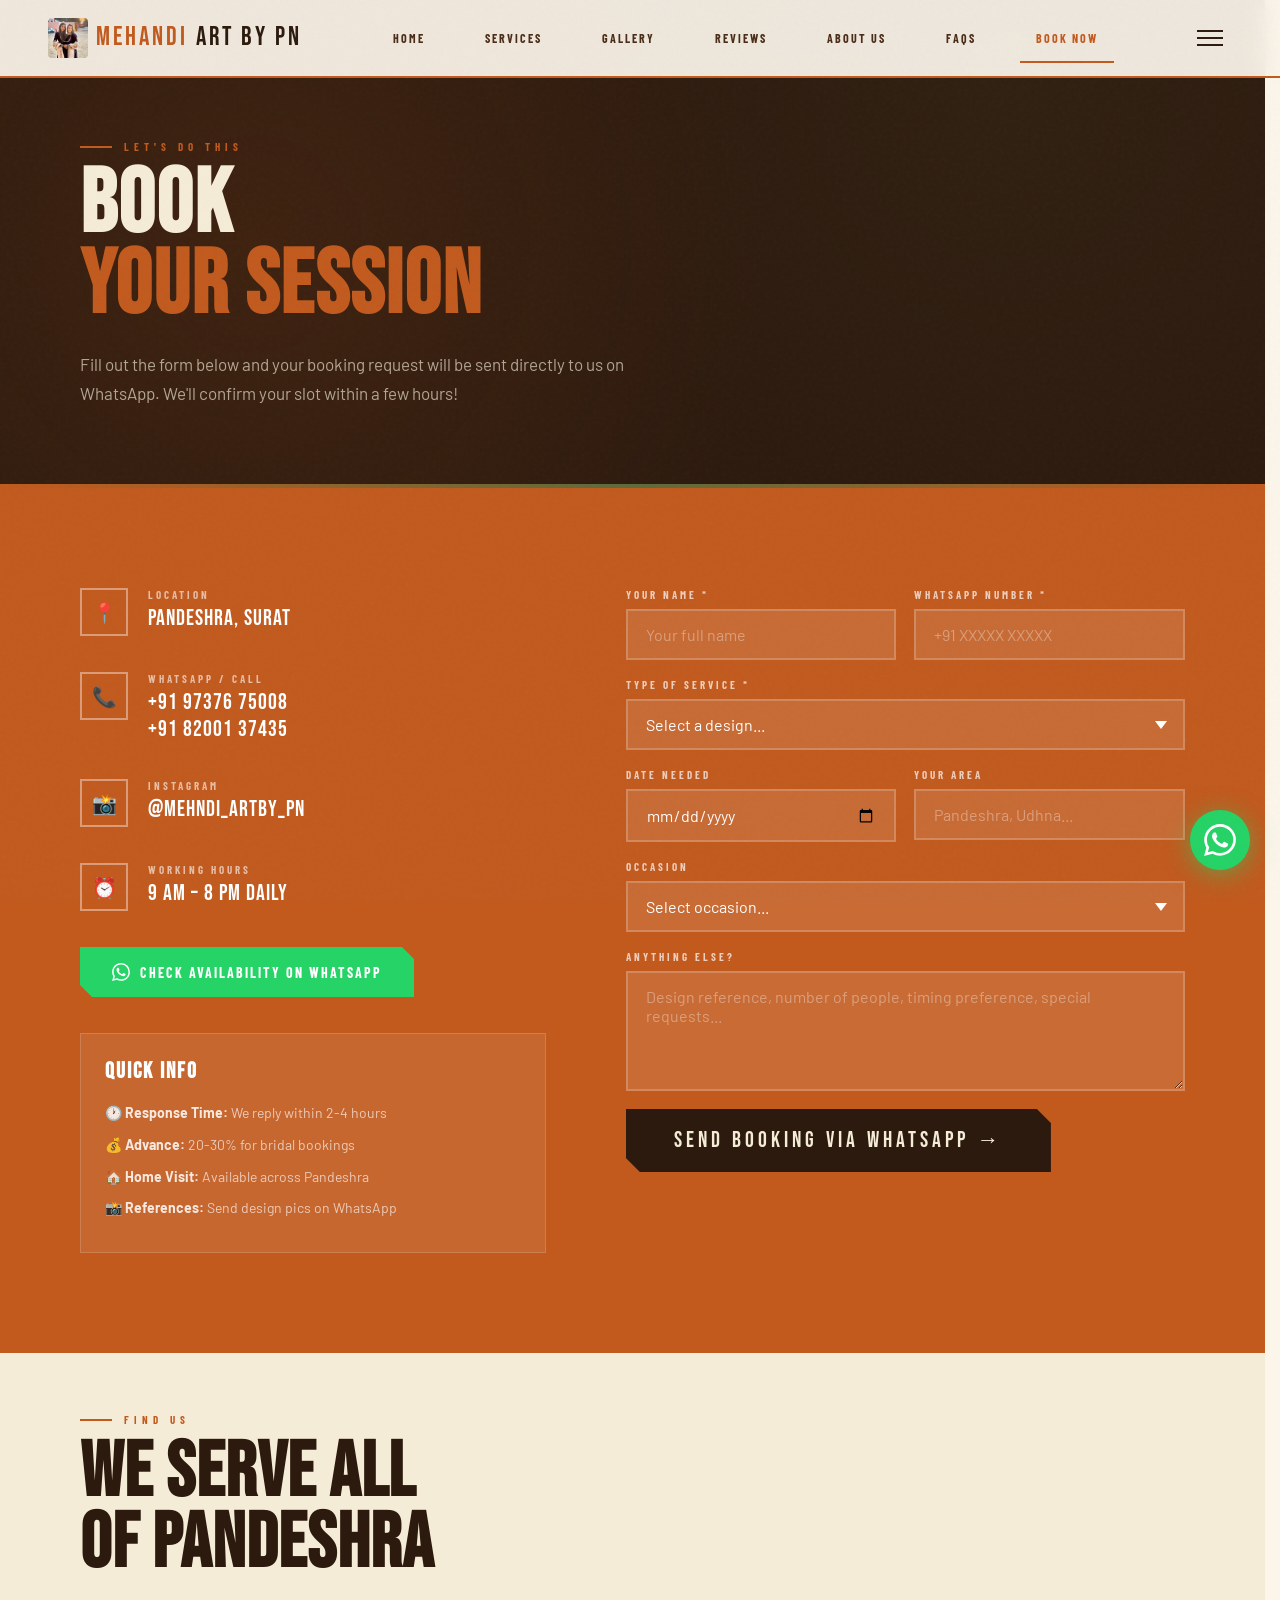
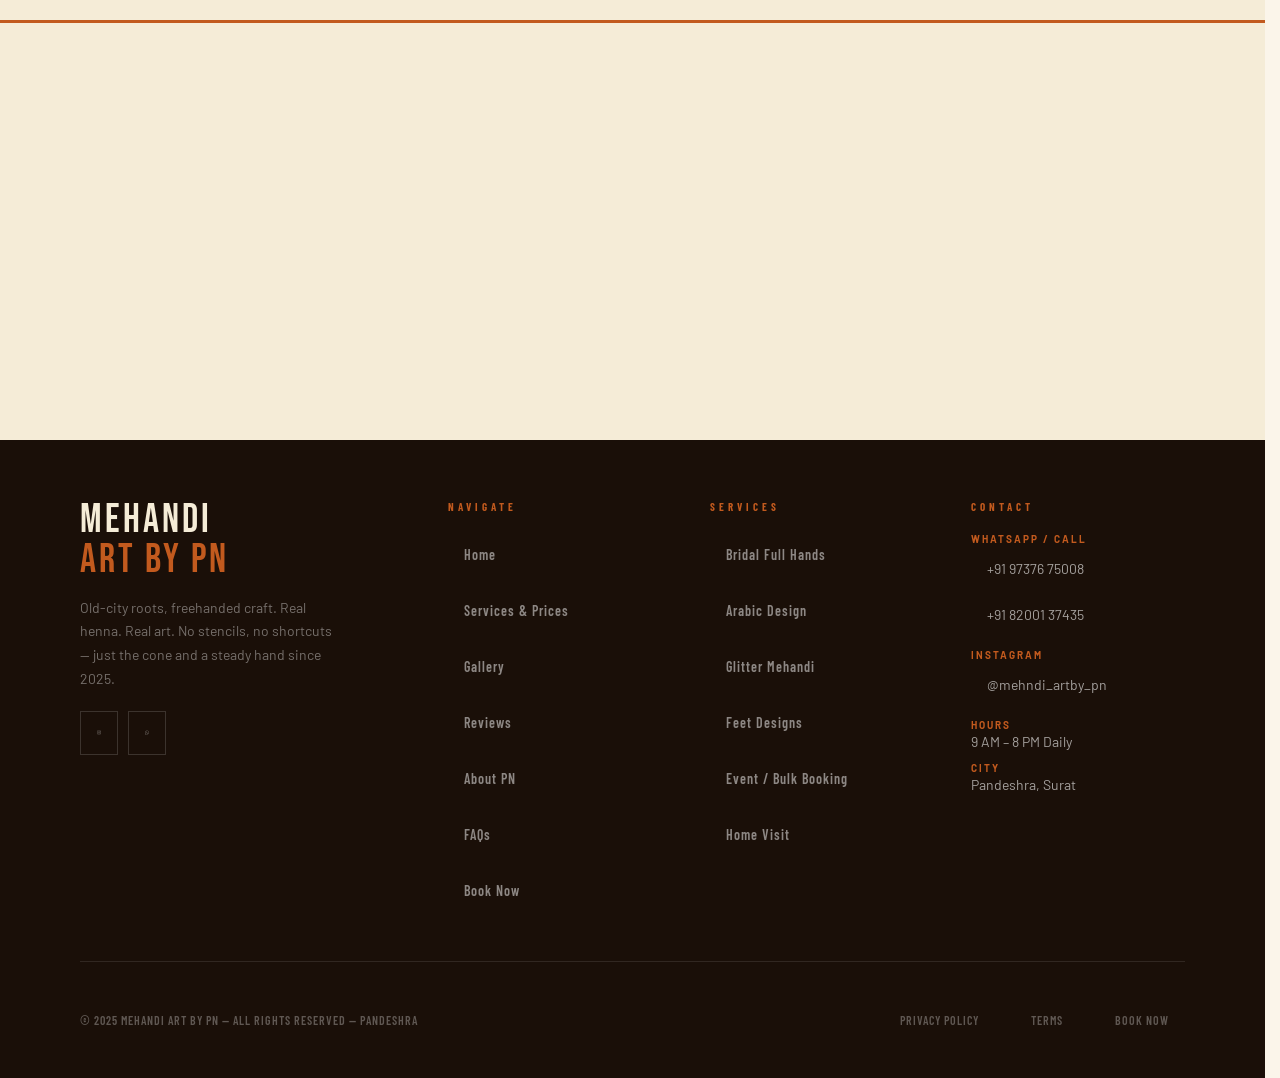
<file: book.html>
<!DOCTYPE html>
<html lang="en">

<head>
  <meta charset="UTF-8" />
  <meta name="viewport" content="width=device-width, initial-scale=1.0, viewport-fit=cover" />
  <meta name="theme-color" content="#C25A1E" />
  <title>Book Now | Mehandi Art by PN</title>
  <meta name="description" content="Book your mehandi session with Mehandi Art by PN. Fill our form or message us directly on WhatsApp. Bridal, Arabic, Glitter & more." />
  <meta name="robots" content="index, follow" />
  <link rel="canonical" href="https://mehandiartbypn.com/book.html" />
  <link rel="preconnect" href="https://fonts.googleapis.com" />
  <link rel="preconnect" href="https://fonts.gstatic.com" crossorigin />
  <link href="https://fonts.googleapis.com/css2?family=Bebas+Neue&family=Barlow+Condensed:wght@400;600;700;900&family=Barlow:wght@400;500&display=swap" rel="stylesheet" />
  <link rel="stylesheet" href="style.css" />
</head>

<body data-page="book">
  <div id="nav-slot"></div>

  <main>
    <!-- PAGE HEADER -->
    <section class="page-header">
      <div class="page-header-inner">
        <div class="section-tag reveal">Let's Do This</div>
        <h1 class="page-header-title reveal">BOOK<br><span class="accent">YOUR SESSION</span></h1>
        <p class="page-header-sub reveal">Fill out the form below and your booking request will be sent directly to us on WhatsApp. We'll confirm your slot within a few hours!</p>
      </div>
    </section>

    <!-- BOOKING FORM -->
    <section id="contact" aria-labelledby="contact-title">
      <h2 class="sr-only" id="contact-title">Booking Form</h2>

      <div class="contact-layout">
        <!-- Left: Info -->
        <div class="contact-left reveal-left">
          <div class="contact-info-item">
            <div class="contact-info-icon" aria-hidden="true">📍</div>
            <div>
              <div class="contact-info-label">Location</div>
              <div class="contact-info-val">Pandeshra, Surat</div>
            </div>
          </div>
          <div class="contact-info-item">
            <div class="contact-info-icon" aria-hidden="true">📞</div>
            <div>
              <div class="contact-info-label">WhatsApp / Call</div>
              <div class="contact-info-val"><a href="tel:+919737675008">+91 97376 75008</a></div>
              <div class="contact-info-val"><a href="tel:+918200137435">+91 82001 37435</a></div>
            </div>
          </div>
          <div class="contact-info-item">
            <div class="contact-info-icon" aria-hidden="true">📸</div>
            <div>
              <div class="contact-info-label">Instagram</div>
              <div class="contact-info-val"><a href="https://instagram.com/mehndi_artby_pn" target="_blank" rel="noopener noreferrer">@mehndi_artby_pn</a></div>
            </div>
          </div>
          <div class="contact-info-item">
            <div class="contact-info-icon" aria-hidden="true">⏰</div>
            <div>
              <div class="contact-info-label">Working Hours</div>
              <div class="contact-info-val">9 AM – 8 PM Daily</div>
            </div>
          </div>

          <div class="contact-wa-btn">
            <a href="https://wa.me/919737675008?text=Hi%2C%20I%20want%20to%20check%20availability%20for%20Mehandi%20services." class="btn-wa" target="_blank" rel="noopener noreferrer" aria-label="Check availability on WhatsApp">
              <svg width="18" height="18" viewBox="0 0 24 24" fill="currentColor" aria-hidden="true">
                <path d="M17.472 14.382c-.297-.149-1.758-.867-2.03-.967-.273-.099-.471-.148-.67.15-.197.297-.767.966-.94 1.164-.173.199-.347.223-.644.075-.297-.15-1.255-.463-2.39-1.475-.883-.788-1.48-1.761-1.653-2.059-.173-.297-.018-.458.13-.606.134-.133.298-.347.446-.52.149-.174.198-.298.298-.497.099-.198.05-.371-.025-.52-.075-.149-.669-1.612-.916-2.207-.242-.579-.487-.5-.669-.51-.173-.008-.371-.01-.57-.01-.198 0-.52.074-.792.372-.272.297-1.04 1.016-1.04 2.479 0 1.462 1.065 2.875 1.213 3.074.149.198 2.096 3.2 5.077 4.487.709.306 1.262.489 1.694.625.712.227 1.36.195 1.871.118.571-.085 1.758-.719 2.006-1.413.248-.694.248-1.289.173-1.413-.074-.124-.272-.198-.57-.347m-5.421 7.403h-.004a9.87 9.87 0 01-5.031-1.378l-.361-.214-3.741.982.998-3.648-.235-.374a9.86 9.86 0 01-1.51-5.26c.001-5.45 4.436-9.884 9.888-9.884 2.64 0 5.122 1.03 6.988 2.898a9.825 9.825 0 012.893 6.994c-.003 5.45-4.437 9.884-9.885 9.884m8.413-18.297A11.815 11.815 0 0012.05 0C5.495 0 .16 5.335.157 11.892c0 2.096.547 4.142 1.588 5.945L.057 24l6.305-1.654a11.882 11.882 0 005.683 1.448h.005c6.554 0 11.89-5.335 11.893-11.893a11.821 11.821 0 00-3.48-8.413z" />
              </svg>
              Check Availability on WhatsApp
            </a>
          </div>

          <!-- Quick FAQ -->
          <div class="booking-quick-faq">
            <h3 class="booking-faq-title">Quick Info</h3>
            <div class="booking-faq-item">
              <strong>🕐 Response Time:</strong> We reply within 2-4 hours
            </div>
            <div class="booking-faq-item">
              <strong>💰 Advance:</strong> 20-30% for bridal bookings
            </div>
            <div class="booking-faq-item">
              <strong>🏠 Home Visit:</strong> Available across Pandeshra
            </div>
            <div class="booking-faq-item">
              <strong>📸 References:</strong> Send design pics on WhatsApp
            </div>
          </div>
        </div>

        <!-- Right: Form -->
        <div class="reveal-right">
          <form class="contact-form" id="bookingForm" novalidate aria-label="Booking request form">
            <div class="form-row">
              <div class="form-group">
                <label class="form-label" for="fname">Your Name *</label>
                <input type="text" class="form-input" id="fname" name="name" placeholder="Your full name" required autocomplete="name" />
              </div>
              <div class="form-group">
                <label class="form-label" for="fphone">WhatsApp Number *</label>
                <input type="tel" class="form-input" id="fphone" name="phone" placeholder="+91 XXXXX XXXXX" required autocomplete="tel" />
              </div>
            </div>

            <div class="form-group">
              <label class="form-label" for="fservice">Type of Service *</label>
              <select class="form-select form-input" id="fservice" name="service" required>
                <option value="">Select a design...</option>
                <option value="Bridal Full Hands — ₹3,000-₹8,000">Bridal Full Hands — ₹3,000 – ₹8,000</option>
                <option value="Arabic Design — ₹300-₹1,200">Arabic Design — ₹300 – ₹1,200</option>
                <option value="Glitter Mehandi — ₹500-₹1,500">Glitter Mehandi — ₹500 – ₹1,500</option>
                <option value="Feet Designs — ₹300-₹2,000">Feet Designs — ₹300 – ₹2,000</option>
                <option value="Event / Bulk Booking">Event / Bulk Booking</option>
                <option value="Home Visit">Home Visit</option>
              </select>
            </div>

            <div class="form-row">
              <div class="form-group">
                <label class="form-label" for="fdate">Date Needed</label>
                <input type="date" class="form-input" id="fdate" name="date" />
              </div>
              <div class="form-group">
                <label class="form-label" for="flocation">Your Area</label>
                <input type="text" class="form-input" id="flocation" name="location" placeholder="Pandeshra, Udhna..." autocomplete="address-level2" />
              </div>
            </div>

            <div class="form-group">
              <label class="form-label" for="foccasion">Occasion</label>
              <select class="form-select form-input" id="foccasion" name="occasion">
                <option value="">Select occasion...</option>
                <option value="Wedding">Wedding</option>
                <option value="Engagement">Engagement</option>
                <option value="Sangeet">Sangeet</option>
                <option value="Festival">Festival (Karva Chauth, Navratri, etc.)</option>
                <option value="Birthday">Birthday</option>
                <option value="Party">Party / Function</option>
                <option value="Other">Other</option>
              </select>
            </div>

            <div class="form-group">
              <label class="form-label" for="fnotes">Anything Else?</label>
              <textarea class="form-textarea" id="fnotes" name="notes" placeholder="Design reference, number of people, timing preference, special requests..."></textarea>
            </div>

            <button type="submit" class="btn-submit" aria-label="Submit booking request via WhatsApp">
              Send Booking via WhatsApp →
            </button>
          </form>

          <!-- Success message -->
          <div class="form-success" id="formSuccess" role="alert" aria-live="polite">
            <h3>✓ Booking Sent!</h3>
            <p>Your details have been sent to PN on WhatsApp. We'll confirm your slot within a few hours. Keep your WhatsApp open for a reply!</p>
          </div>
        </div>
      </div>
    </section>

    <!-- MAP -->
    <div id="map-section" aria-labelledby="map-title">
      <div class="map-header">
        <div class="section-tag reveal">Find Us</div>
        <h2 class="section-title reveal" id="map-title" style="margin-bottom:0;">WE SERVE ALL<br>OF PANDESHRA</h2>
      </div>
      <div class="map-wrapper">
        <iframe src="https://www.google.com/maps?q=Pandeshra,Udhna,Surat,Gujarat&output=embed" width="100%" height="420" style="border:0;" allowfullscreen="" loading="lazy" referrerpolicy="no-referrer-when-downgrade" title="Service area in Pandeshra"></iframe>
      </div>
    </div>
  </main>

  <div id="footer-slot"></div>
  <div id="wa-slot"></div>
  <script src="components.js"></script>
  <script src="script.js" defer></script>
</body>

</html>
</file>
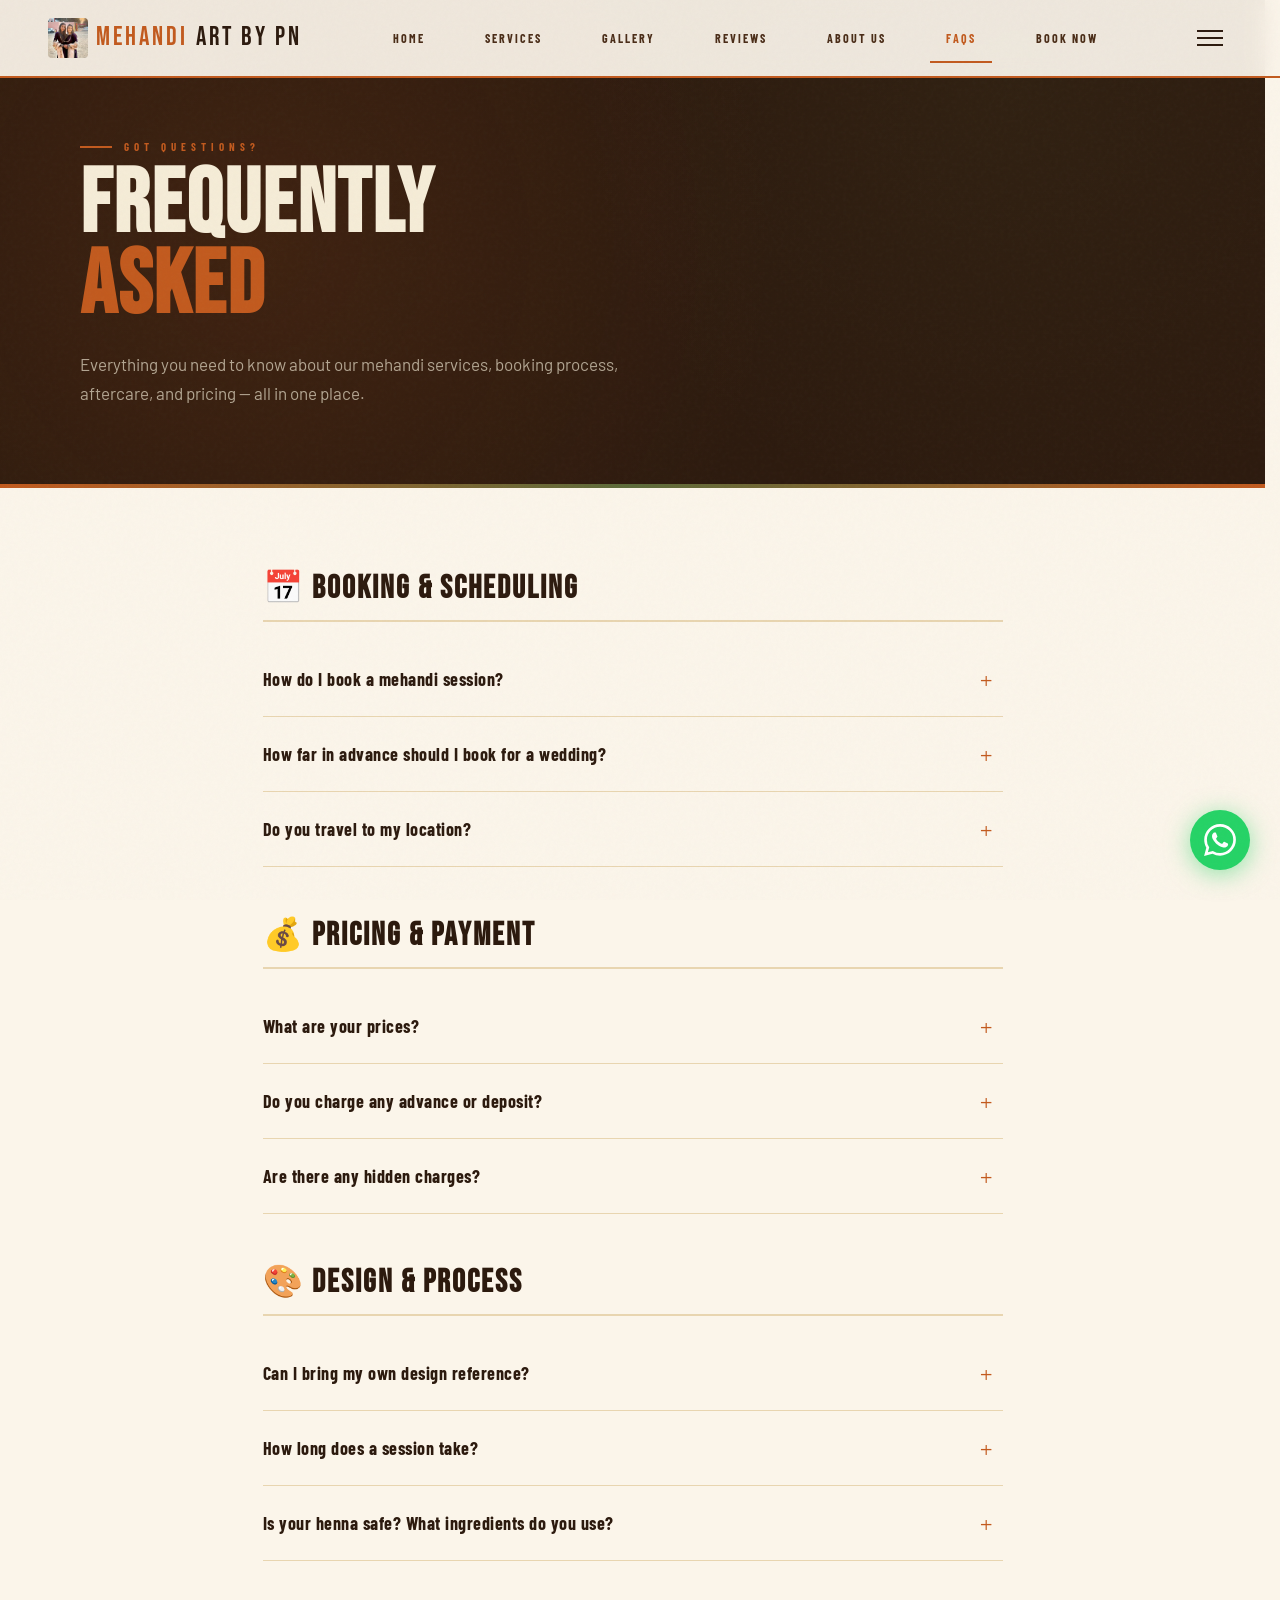
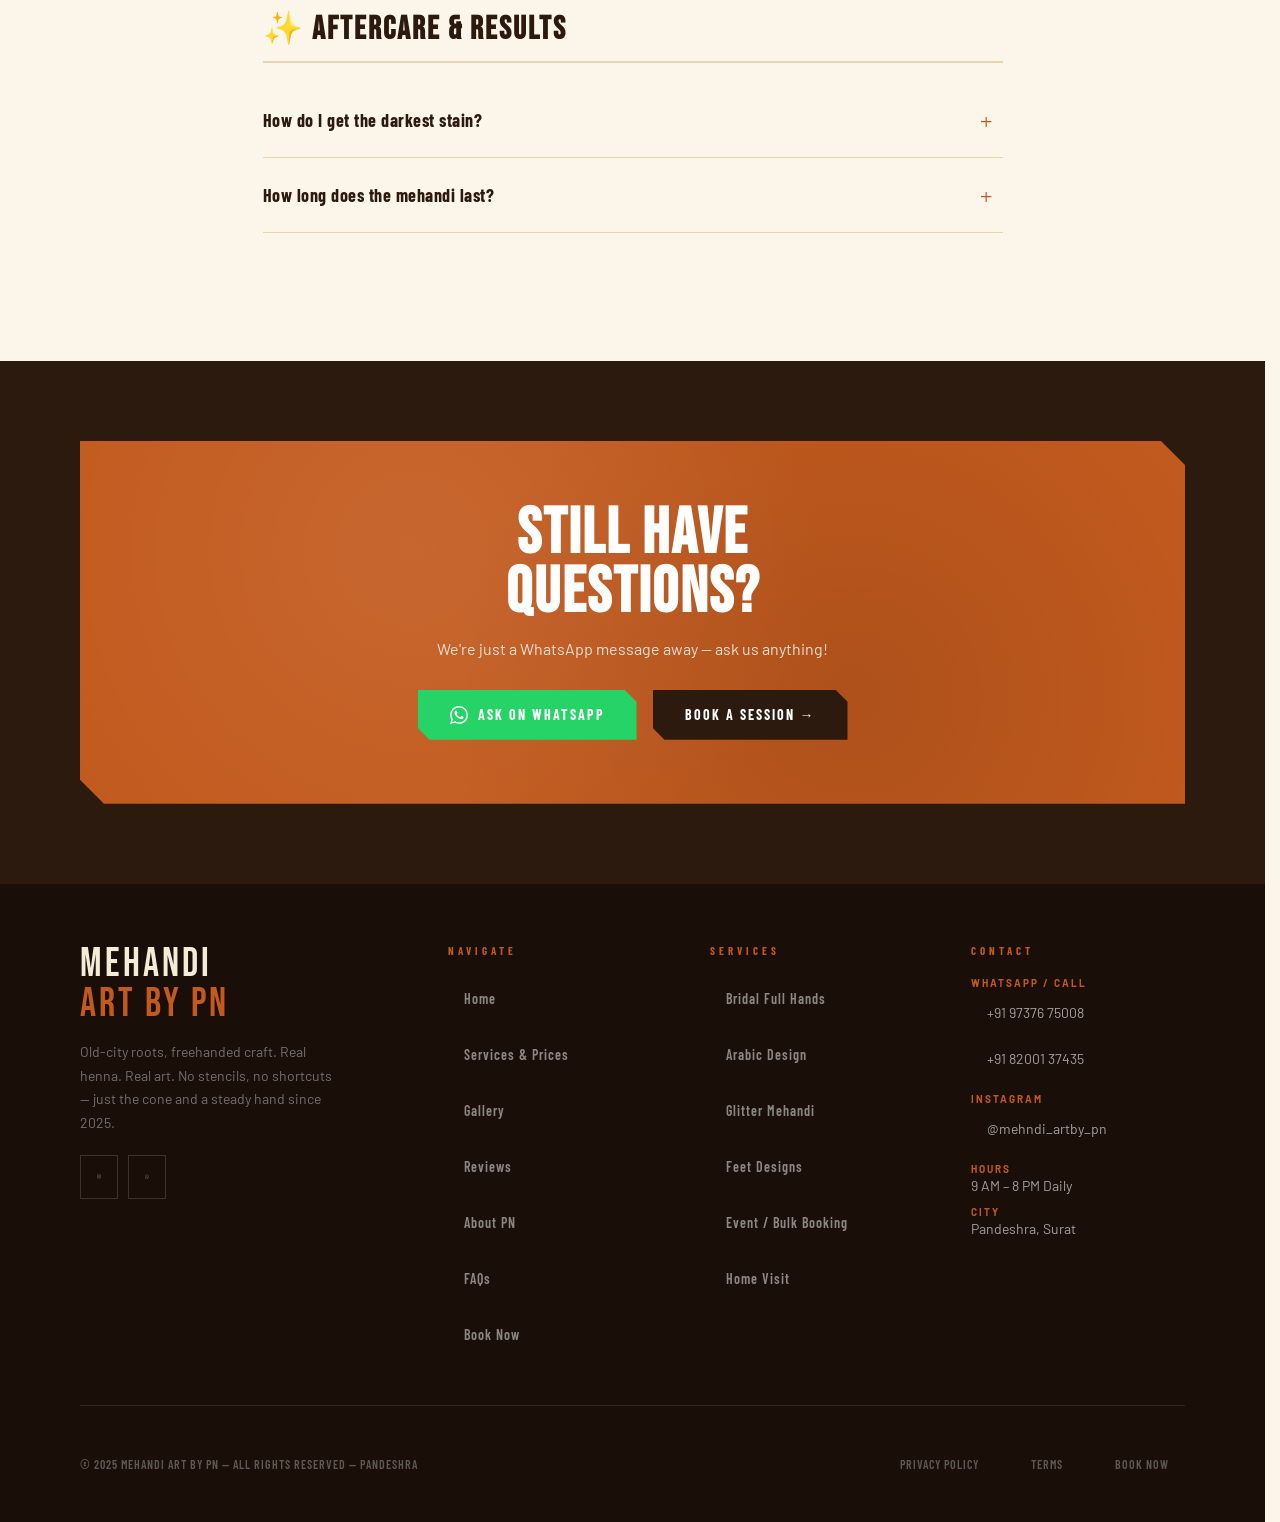
<file: faq.html>
<!DOCTYPE html>
<html lang="en">

<head>
  <meta charset="UTF-8" />
  <meta name="viewport" content="width=device-width, initial-scale=1.0, viewport-fit=cover" />
  <meta name="theme-color" content="#C25A1E" />
  <title>FAQs | Mehandi Art by PN</title>
  <meta name="description" content="Frequently asked questions about Mehandi Art by PN — booking, pricing, aftercare, and more. Get answers to everything about our mehandi services." />
  <meta name="robots" content="index, follow" />
  <link rel="canonical" href="https://mehandiartbypn.com/faq.html" />
  <link rel="preconnect" href="https://fonts.googleapis.com" />
  <link rel="preconnect" href="https://fonts.gstatic.com" crossorigin />
  <link href="https://fonts.googleapis.com/css2?family=Bebas+Neue&family=Barlow+Condensed:wght@400;600;700;900&family=Barlow:wght@400;500&display=swap" rel="stylesheet" />
  <link rel="stylesheet" href="style.css" />
</head>

<body data-page="faq">
  <div id="nav-slot"></div>

  <main>
    <!-- PAGE HEADER -->
    <section class="page-header">
      <div class="page-header-inner">
        <div class="section-tag reveal">Got Questions?</div>
        <h1 class="page-header-title reveal">FREQUENTLY<br><span class="accent">ASKED</span></h1>
        <p class="page-header-sub reveal">Everything you need to know about our mehandi services, booking process, aftercare, and pricing — all in one place.</p>
      </div>
    </section>

    <!-- FAQ ACCORDION -->
    <section id="faq" class="faq-section" aria-labelledby="faq-title">
      <h2 class="sr-only" id="faq-title">Frequently Asked Questions</h2>

      <!-- BOOKING -->
      <div class="faq-category reveal">
        <h3 class="faq-category-title">📅 Booking & Scheduling</h3>

        <div class="faq-item" data-faq>
          <button class="faq-question" aria-expanded="false">
            <span>How do I book a mehandi session?</span>
            <span class="faq-icon">+</span>
          </button>
          <div class="faq-answer">
            <p>You can book through our <a href="book.html">Booking Page</a>, or directly via <a href="https://wa.me/919737675008?text=Hi%2C%20I%20want%20to%20book%20Mehandi%20services." target="_blank" rel="noopener noreferrer">WhatsApp</a>. Simply share your date, occasion, and design preference. We'll confirm your slot within a few hours. You can also call us at <a href="tel:+919737675008">+91 97376 75008</a>.</p>
          </div>
        </div>

        <div class="faq-item" data-faq>
          <button class="faq-question" aria-expanded="false">
            <span>How far in advance should I book for a wedding?</span>
            <span class="faq-icon">+</span>
          </button>
          <div class="faq-answer">
            <p>For bridal mehandi, we recommend booking at least 2-4 weeks in advance, especially during peak wedding season (November–February). For smaller functions or parties, 3-5 days advance booking is usually fine. Last-minute bookings are also possible based on availability.</p>
          </div>
        </div>

        <div class="faq-item" data-faq>
          <button class="faq-question" aria-expanded="false">
            <span>Do you travel to my location?</span>
            <span class="faq-icon">+</span>
          </button>
          <div class="faq-answer">
            <p>Yes! We offer home visits across Pandeshra, Udhna, and surrounding Surat areas. A small travel fee of ₹100-₹300 may apply depending on distance. We carry all our equipment and set up at your location — you just need to relax and enjoy.</p>
          </div>
        </div>
      </div>

      <!-- PRICING -->
      <div class="faq-category reveal" style="transition-delay:.1s">
        <h3 class="faq-category-title">💰 Pricing & Payment</h3>

        <div class="faq-item" data-faq>
          <button class="faq-question" aria-expanded="false">
            <span>What are your prices?</span>
            <span class="faq-icon">+</span>
          </button>
          <div class="faq-answer">
            <p>Our pricing varies based on design complexity and coverage:</p>
            <ul>
              <li><strong>Bridal Full Hands:</strong> ₹3,000 – ₹8,000 (both hands, fingertips to elbow)</li>
              <li><strong>Arabic Design:</strong> ₹300 – ₹1,200 (both hands)</li>
              <li><strong>Glitter Mehandi:</strong> ₹500 – ₹1,500 (both hands)</li>
              <li><strong>Feet Designs:</strong> ₹300 – ₹2,000 (both feet)</li>
              <li><strong>Event/Bulk:</strong> ₹150 – ₹400 per person</li>
              <li><strong>Home Visit:</strong> ₹100 – ₹300 extra</li>
            </ul>
            <p>Visit our <a href="services.html">Services page</a> for detailed pricing.</p>
          </div>
        </div>

        <div class="faq-item" data-faq>
          <button class="faq-question" aria-expanded="false">
            <span>Do you charge any advance or deposit?</span>
            <span class="faq-icon">+</span>
          </button>
          <div class="faq-answer">
            <p>For bridal and large event bookings, we may ask for a small 20-30% advance to confirm your date. For regular bookings, no advance is needed. Payment is accepted in cash, UPI (Google Pay, PhonePe), or bank transfer.</p>
          </div>
        </div>

        <div class="faq-item" data-faq>
          <button class="faq-question" aria-expanded="false">
            <span>Are there any hidden charges?</span>
            <span class="faq-icon">+</span>
          </button>
          <div class="faq-answer">
            <p>Absolutely not. What we quote is what you pay. The only additional charge would be for home visits (₹100-₹300 based on distance), and we always discuss this upfront before confirming your booking.</p>
          </div>
        </div>
      </div>

      <!-- DESIGN & PROCESS -->
      <div class="faq-category reveal" style="transition-delay:.15s">
        <h3 class="faq-category-title">🎨 Design & Process</h3>

        <div class="faq-item" data-faq>
          <button class="faq-question" aria-expanded="false">
            <span>Can I bring my own design reference?</span>
            <span class="faq-icon">+</span>
          </button>
          <div class="faq-answer">
            <p>Absolutely! We welcome reference images. Share photos, Pinterest boards, or screenshots of designs you love. We'll customize and adapt them to suit your hand shape, skin tone, and personal style. Every design is freehanded, so even reference-based work will be uniquely yours.</p>
          </div>
        </div>

        <div class="faq-item" data-faq>
          <button class="faq-question" aria-expanded="false">
            <span>How long does a session take?</span>
            <span class="faq-icon">+</span>
          </button>
          <div class="faq-answer">
            <p>It depends on the design:</p>
            <ul>
              <li><strong>Simple Arabic (one hand):</strong> 15-30 minutes</li>
              <li><strong>Arabic (both hands):</strong> 30-60 minutes</li>
              <li><strong>Bridal Full Hands:</strong> 3-5 hours</li>
              <li><strong>Bridal Hands + Feet:</strong> 5-7 hours</li>
              <li><strong>Event (per person):</strong> 15-30 minutes</li>
            </ul>
          </div>
        </div>

        <div class="faq-item" data-faq>
          <button class="faq-question" aria-expanded="false">
            <span>Is your henna safe? What ingredients do you use?</span>
            <span class="faq-icon">+</span>
          </button>
          <div class="faq-answer">
            <p>We use 100% organic, natural henna made from pure henna leaves (Lawsonia inermis), lemon juice, sugar, and essential oils. <strong>We never use chemical-based or black henna.</strong> Our paste is safe for sensitive skin, pregnant women, and children. We prepare fresh paste for every session to ensure the best stain quality.</p>
          </div>
        </div>
      </div>

      <!-- AFTERCARE -->
      <div class="faq-category reveal" style="transition-delay:.2s">
        <h3 class="faq-category-title">✨ Aftercare & Results</h3>

        <div class="faq-item" data-faq>
          <button class="faq-question" aria-expanded="false">
            <span>How do I get the darkest stain?</span>
            <span class="faq-icon">+</span>
          </button>
          <div class="faq-answer">
            <p>Follow these tips for the darkest possible stain:</p>
            <ul>
              <li>Keep the paste on for at least 6-8 hours (overnight is best)</li>
              <li>Apply our sugar-lemon sealant (we provide this)</li>
              <li>Avoid water for 12-24 hours after removing the paste</li>
              <li>Keep hands warm — warmth darkens the stain</li>
              <li>Apply natural oil (coconut or mustard) after removing paste</li>
            </ul>
            <p>The stain starts orange and deepens to dark brown/maroon over 24-48 hours.</p>
          </div>
        </div>

        <div class="faq-item" data-faq>
          <button class="faq-question" aria-expanded="false">
            <span>How long does the mehandi last?</span>
            <span class="faq-icon">+</span>
          </button>
          <div class="faq-answer">
            <p>With proper aftercare, our natural henna stain lasts 1-3 weeks. Bridal mehandi (with heavier paste application) can last up to 3 weeks. The stain gradually fades as your skin naturally exfoliates. Avoid chlorine pools, bleach, and excessive handwashing with harsh soaps to extend the life of your design.</p>
          </div>
        </div>
      </div>
    </section>

    <!-- STILL HAVE QUESTIONS -->
    <section class="cta-banner" aria-label="Still have questions">
      <div class="cta-banner-inner reveal">
        <h2 class="cta-banner-title">STILL HAVE<br>QUESTIONS?</h2>
        <p class="cta-banner-sub">We're just a WhatsApp message away — ask us anything!</p>
        <div class="cta-banner-btns">
          <a href="https://wa.me/919737675008?text=Hi%2C%20I%20have%20a%20question%20about%20your%20mehandi%20services." class="btn-wa" target="_blank" rel="noopener noreferrer">
            <svg width="18" height="18" viewBox="0 0 24 24" fill="currentColor" aria-hidden="true">
              <path d="M17.472 14.382c-.297-.149-1.758-.867-2.03-.967-.273-.099-.471-.148-.67.15-.197.297-.767.966-.94 1.164-.173.199-.347.223-.644.075-.297-.15-1.255-.463-2.39-1.475-.883-.788-1.48-1.761-1.653-2.059-.173-.297-.018-.458.13-.606.134-.133.298-.347.446-.52.149-.174.198-.298.298-.497.099-.198.05-.371-.025-.52-.075-.149-.669-1.612-.916-2.207-.242-.579-.487-.5-.669-.51-.173-.008-.371-.01-.57-.01-.198 0-.52.074-.792.372-.272.297-1.04 1.016-1.04 2.479 0 1.462 1.065 2.875 1.213 3.074.149.198 2.096 3.2 5.077 4.487.709.306 1.262.489 1.694.625.712.227 1.36.195 1.871.118.571-.085 1.758-.719 2.006-1.413.248-.694.248-1.289.173-1.413-.074-.124-.272-.198-.57-.347m-5.421 7.403h-.004a9.87 9.87 0 01-5.031-1.378l-.361-.214-3.741.982.998-3.648-.235-.374a9.86 9.86 0 01-1.51-5.26c.001-5.45 4.436-9.884 9.888-9.884 2.64 0 5.122 1.03 6.988 2.898a9.825 9.825 0 012.893 6.994c-.003 5.45-4.437 9.884-9.885 9.884m8.413-18.297A11.815 11.815 0 0012.05 0C5.495 0 .16 5.335.157 11.892c0 2.096.547 4.142 1.588 5.945L.057 24l6.305-1.654a11.882 11.882 0 005.683 1.448h.005c6.554 0 11.89-5.335 11.893-11.893a11.821 11.821 0 00-3.48-8.413z" />
            </svg>
            Ask on WhatsApp
          </a>
          <a href="book.html" class="btn-primary">Book a Session →</a>
        </div>
      </div>
    </section>
  </main>

  <div id="footer-slot"></div>
  <div id="wa-slot"></div>
  <script src="components.js"></script>
  <script src="script.js" defer></script>
</body>

</html>
</file>
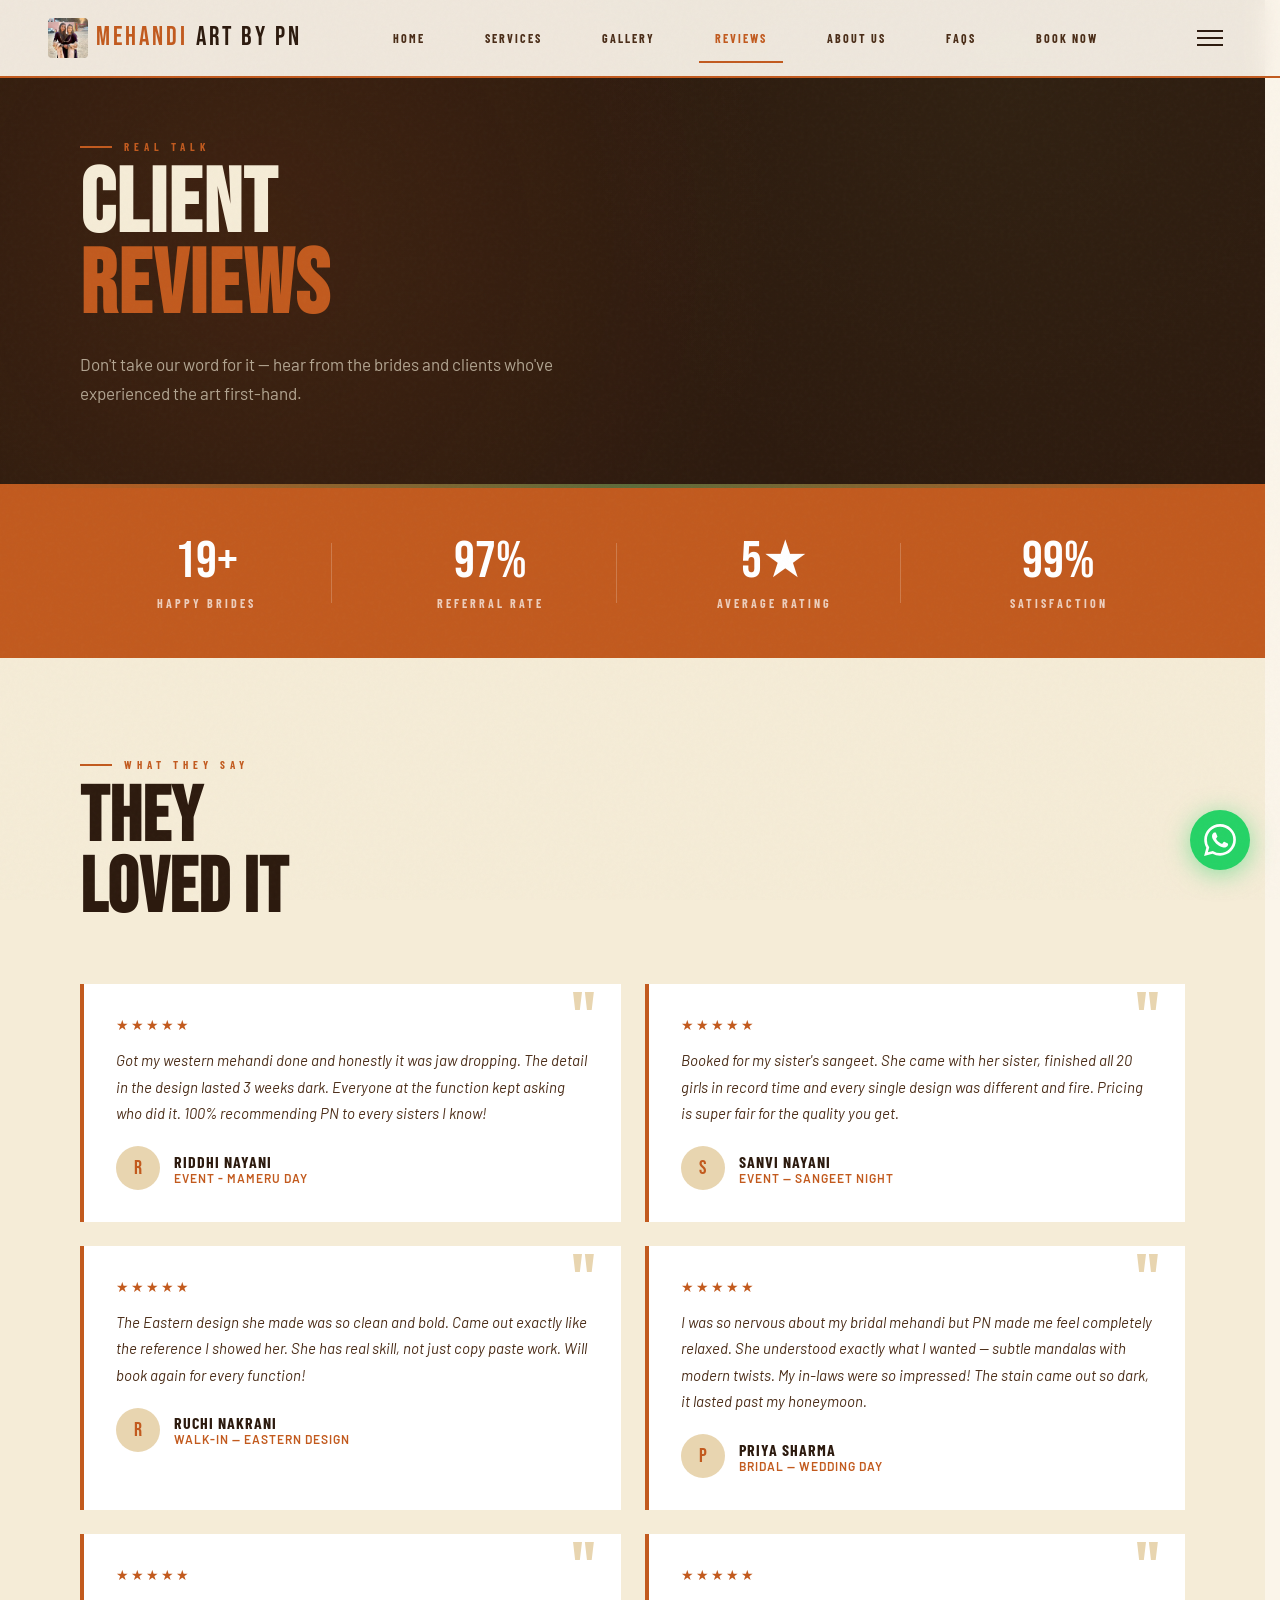
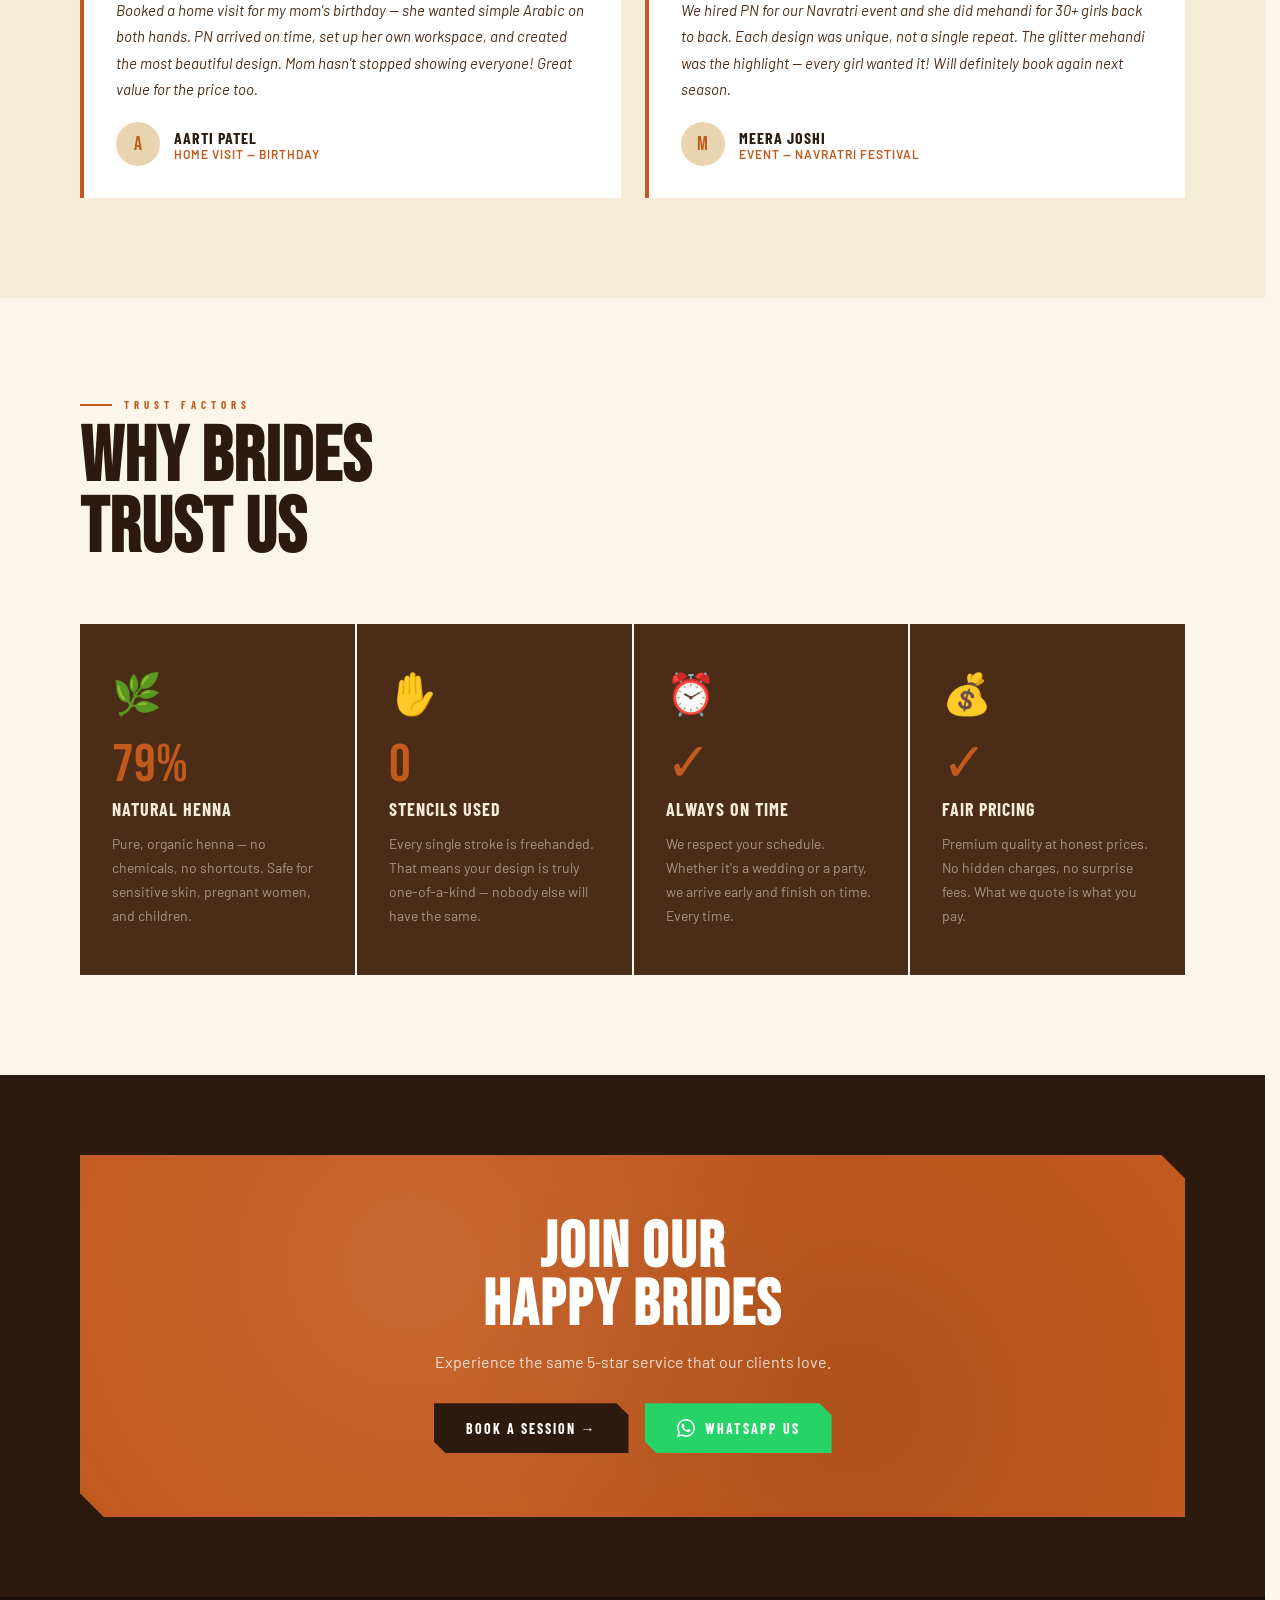
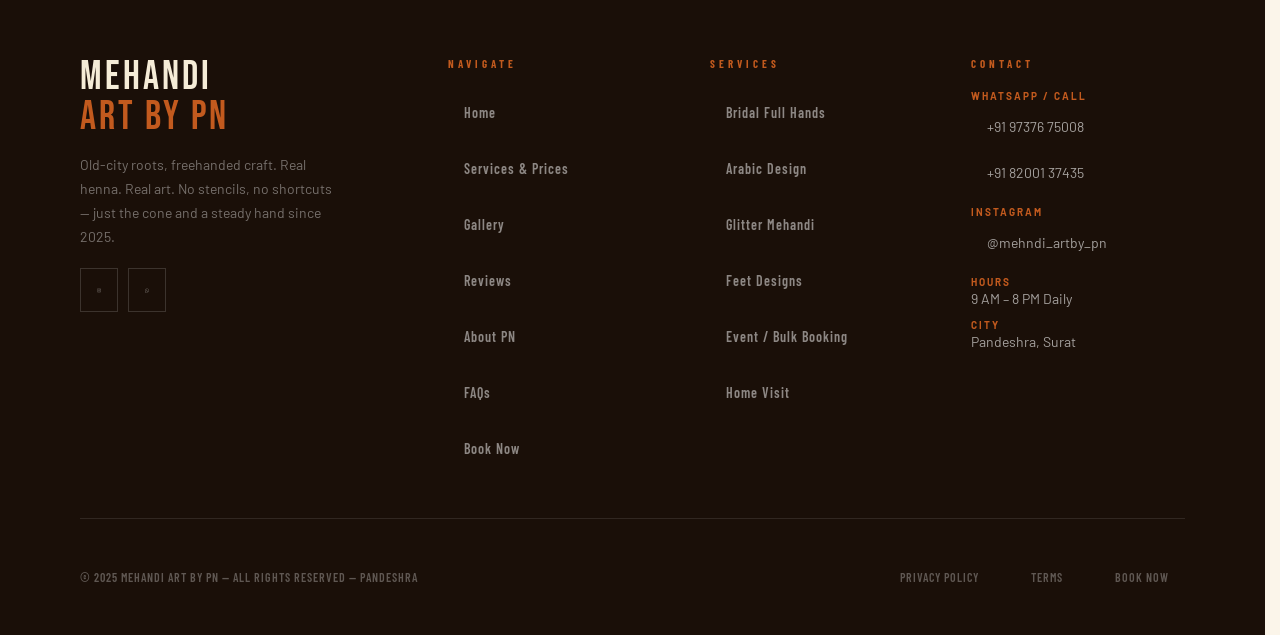
<file: reviews.html>
<!DOCTYPE html>
<html lang="en">

<head>
  <meta charset="UTF-8" />
  <meta name="viewport" content="width=device-width, initial-scale=1.0, viewport-fit=cover" />
  <meta name="theme-color" content="#C25A1E" />
  <title>Client Reviews | Mehandi Art by PN</title>
  <meta name="description" content="Read what our brides and clients say about Mehandi Art by PN. 5-star rated mehandi designer in Pandeshra with 98% referral rate." />
  <meta name="robots" content="index, follow" />
  <link rel="canonical" href="https://mehandiartbypn.com/reviews.html" />
  <link rel="preconnect" href="https://fonts.googleapis.com" />
  <link rel="preconnect" href="https://fonts.gstatic.com" crossorigin />
  <link href="https://fonts.googleapis.com/css2?family=Bebas+Neue&family=Barlow+Condensed:wght@400;600;700;900&family=Barlow:wght@400;500&display=swap" rel="stylesheet" />
  <link rel="stylesheet" href="style.css" />
</head>

<body data-page="reviews">
  <div id="nav-slot"></div>

  <main>
    <!-- PAGE HEADER -->
    <section class="page-header">
      <div class="page-header-inner">
        <div class="section-tag reveal">Real Talk</div>
        <h1 class="page-header-title reveal">CLIENT<br><span class="accent">REVIEWS</span></h1>
        <p class="page-header-sub reveal">Don't take our word for it — hear from the brides and clients who've experienced the art first-hand.</p>
      </div>
    </section>

    <!-- STATS BAR -->
    <section class="stats-bar" aria-label="Client statistics">
      <div class="stats-bar-inner">
        <div class="stats-bar-item reveal" style="transition-delay:.05s">
          <div class="stats-bar-num" data-count="20" data-suffix="+">20+</div>
          <div class="stats-bar-label">Happy Brides</div>
        </div>
        <div class="stats-bar-item reveal" style="transition-delay:.1s">
          <div class="stats-bar-num" data-count="98" data-suffix="%">98%</div>
          <div class="stats-bar-label">Referral Rate</div>
        </div>
        <div class="stats-bar-item reveal" style="transition-delay:.15s">
          <div class="stats-bar-num">5★</div>
          <div class="stats-bar-label">Average Rating</div>
        </div>
        <div class="stats-bar-item reveal" style="transition-delay:.2s">
          <div class="stats-bar-num" data-count="100" data-suffix="%">100%</div>
          <div class="stats-bar-label">Satisfaction</div>
        </div>
      </div>
    </section>

    <!-- TESTIMONIALS -->
    <section id="testimonials" aria-labelledby="testi-full-title">
      <div class="section-tag reveal">What They Say</div>
      <h2 class="section-title reveal" id="testi-full-title">THEY<br>LOVED IT</h2>

      <div class="reviews-grid">
        <article class="testi-card reveal" style="transition-delay:.05s" aria-label="Customer testimonial">
          <div class="testi-quote-mark" aria-hidden="true">"</div>
          <div class="testi-stars" aria-label="5 out of 5 stars">★★★★★</div>
          <blockquote class="testi-text">Got my western mehandi done and honestly it was jaw dropping. The detail in the design lasted 3 weeks dark. Everyone at the function kept asking who did it. 100% recommending PN to every sisters I know!</blockquote>
          <div class="testi-author">
            <div class="testi-avatar" aria-hidden="true">R</div>
            <div>
              <div class="testi-name">Riddhi Nayani</div>
              <div class="testi-event">Event - Mameru Day</div>
            </div>
          </div>
        </article>

        <article class="testi-card reveal" style="transition-delay:.1s" aria-label="Customer testimonial">
          <div class="testi-quote-mark" aria-hidden="true">"</div>
          <div class="testi-stars" aria-label="5 out of 5 stars">★★★★★</div>
          <blockquote class="testi-text">Booked for my sister's sangeet. She came with her sister, finished all 20 girls in record time and every single design was different and fire. Pricing is super fair for the quality you get.</blockquote>
          <div class="testi-author">
            <div class="testi-avatar" aria-hidden="true">S</div>
            <div>
              <div class="testi-name">Sanvi Nayani</div>
              <div class="testi-event">Event — Sangeet Night</div>
            </div>
          </div>
        </article>

        <article class="testi-card reveal" style="transition-delay:.15s" aria-label="Customer testimonial">
          <div class="testi-quote-mark" aria-hidden="true">"</div>
          <div class="testi-stars" aria-label="5 out of 5 stars">★★★★★</div>
          <blockquote class="testi-text">The Eastern design she made was so clean and bold. Came out exactly like the reference I showed her. She has real skill, not just copy paste work. Will book again for every function!</blockquote>
          <div class="testi-author">
            <div class="testi-avatar" aria-hidden="true">R</div>
            <div>
              <div class="testi-name">Ruchi Nakrani</div>
              <div class="testi-event">Walk-in — Eastern Design</div>
            </div>
          </div>
        </article>

        <article class="testi-card reveal" style="transition-delay:.2s" aria-label="Customer testimonial">
          <div class="testi-quote-mark" aria-hidden="true">"</div>
          <div class="testi-stars" aria-label="5 out of 5 stars">★★★★★</div>
          <blockquote class="testi-text">I was so nervous about my bridal mehandi but PN made me feel completely relaxed. She understood exactly what I wanted — subtle mandalas with modern twists. My in-laws were so impressed! The stain came out so dark, it lasted past my honeymoon.</blockquote>
          <div class="testi-author">
            <div class="testi-avatar" aria-hidden="true">P</div>
            <div>
              <div class="testi-name">Priya Sharma</div>
              <div class="testi-event">Bridal — Wedding Day</div>
            </div>
          </div>
        </article>

        <article class="testi-card reveal" style="transition-delay:.25s" aria-label="Customer testimonial">
          <div class="testi-quote-mark" aria-hidden="true">"</div>
          <div class="testi-stars" aria-label="5 out of 5 stars">★★★★★</div>
          <blockquote class="testi-text">Booked a home visit for my mom's birthday — she wanted simple Arabic on both hands. PN arrived on time, set up her own workspace, and created the most beautiful design. Mom hasn't stopped showing everyone! Great value for the price too.</blockquote>
          <div class="testi-author">
            <div class="testi-avatar" aria-hidden="true">A</div>
            <div>
              <div class="testi-name">Aarti Patel</div>
              <div class="testi-event">Home Visit — Birthday</div>
            </div>
          </div>
        </article>

        <article class="testi-card reveal" style="transition-delay:.3s" aria-label="Customer testimonial">
          <div class="testi-quote-mark" aria-hidden="true">"</div>
          <div class="testi-stars" aria-label="5 out of 5 stars">★★★★★</div>
          <blockquote class="testi-text">We hired PN for our Navratri event and she did mehandi for 30+ girls back to back. Each design was unique, not a single repeat. The glitter mehandi was the highlight — every girl wanted it! Will definitely book again next season.</blockquote>
          <div class="testi-author">
            <div class="testi-avatar" aria-hidden="true">M</div>
            <div>
              <div class="testi-name">Meera Joshi</div>
              <div class="testi-event">Event — Navratri Festival</div>
            </div>
          </div>
        </article>
      </div>
    </section>

    <!-- WHY BRIDES TRUST US -->
    <section id="why-trust" aria-labelledby="trust-title">
      <div class="section-tag reveal">Trust Factors</div>
      <h2 class="section-title reveal" id="trust-title">WHY BRIDES<br>TRUST US</h2>

      <div class="why-grid" role="list">
        <article class="why-card reveal" role="listitem" style="transition-delay:.05s">
          <span class="why-icon" aria-hidden="true">🌿</span>
          <div class="why-num" data-count="100" data-suffix="%">100%</div>
          <h3 class="why-label">Natural Henna</h3>
          <p class="why-desc">Pure, organic henna — no chemicals, no shortcuts. Safe for sensitive skin, pregnant women, and children.</p>
        </article>
        <article class="why-card reveal" role="listitem" style="transition-delay:.1s">
          <span class="why-icon" aria-hidden="true">✋</span>
          <div class="why-num">0</div>
          <h3 class="why-label">Stencils Used</h3>
          <p class="why-desc">Every single stroke is freehanded. That means your design is truly one-of-a-kind — nobody else will have the same.</p>
        </article>
        <article class="why-card reveal" role="listitem" style="transition-delay:.15s">
          <span class="why-icon" aria-hidden="true">⏰</span>
          <div class="why-num">✓</div>
          <h3 class="why-label">Always On Time</h3>
          <p class="why-desc">We respect your schedule. Whether it's a wedding or a party, we arrive early and finish on time. Every time.</p>
        </article>
        <article class="why-card reveal" role="listitem" style="transition-delay:.2s">
          <span class="why-icon" aria-hidden="true">💰</span>
          <div class="why-num">✓</div>
          <h3 class="why-label">Fair Pricing</h3>
          <p class="why-desc">Premium quality at honest prices. No hidden charges, no surprise fees. What we quote is what you pay.</p>
        </article>
      </div>
    </section>

    <!-- CTA -->
    <section class="cta-banner" aria-label="Book now call to action">
      <div class="cta-banner-inner reveal">
        <h2 class="cta-banner-title">JOIN OUR<br>HAPPY BRIDES</h2>
        <p class="cta-banner-sub">Experience the same 5-star service that our clients love.</p>
        <div class="cta-banner-btns">
          <a href="book.html" class="btn-primary">Book a Session →</a>
          <a href="https://wa.me/919737675008?text=Hi%2C%20I%20read%20your%20reviews%20and%20want%20to%20book!" class="btn-wa" target="_blank" rel="noopener noreferrer">
            <svg width="18" height="18" viewBox="0 0 24 24" fill="currentColor" aria-hidden="true">
              <path d="M17.472 14.382c-.297-.149-1.758-.867-2.03-.967-.273-.099-.471-.148-.67.15-.197.297-.767.966-.94 1.164-.173.199-.347.223-.644.075-.297-.15-1.255-.463-2.39-1.475-.883-.788-1.48-1.761-1.653-2.059-.173-.297-.018-.458.13-.606.134-.133.298-.347.446-.52.149-.174.198-.298.298-.497.099-.198.05-.371-.025-.52-.075-.149-.669-1.612-.916-2.207-.242-.579-.487-.5-.669-.51-.173-.008-.371-.01-.57-.01-.198 0-.52.074-.792.372-.272.297-1.04 1.016-1.04 2.479 0 1.462 1.065 2.875 1.213 3.074.149.198 2.096 3.2 5.077 4.487.709.306 1.262.489 1.694.625.712.227 1.36.195 1.871.118.571-.085 1.758-.719 2.006-1.413.248-.694.248-1.289.173-1.413-.074-.124-.272-.198-.57-.347m-5.421 7.403h-.004a9.87 9.87 0 01-5.031-1.378l-.361-.214-3.741.982.998-3.648-.235-.374a9.86 9.86 0 01-1.51-5.26c.001-5.45 4.436-9.884 9.888-9.884 2.64 0 5.122 1.03 6.988 2.898a9.825 9.825 0 012.893 6.994c-.003 5.45-4.437 9.884-9.885 9.884m8.413-18.297A11.815 11.815 0 0012.05 0C5.495 0 .16 5.335.157 11.892c0 2.096.547 4.142 1.588 5.945L.057 24l6.305-1.654a11.882 11.882 0 005.683 1.448h.005c6.554 0 11.89-5.335 11.893-11.893a11.821 11.821 0 00-3.48-8.413z" />
            </svg>
            WhatsApp Us
          </a>
        </div>
      </div>
    </section>
  </main>

  <div id="footer-slot"></div>
  <div id="wa-slot"></div>
  <script src="components.js"></script>
  <script src="script.js" defer></script>
</body>

</html>
</file>
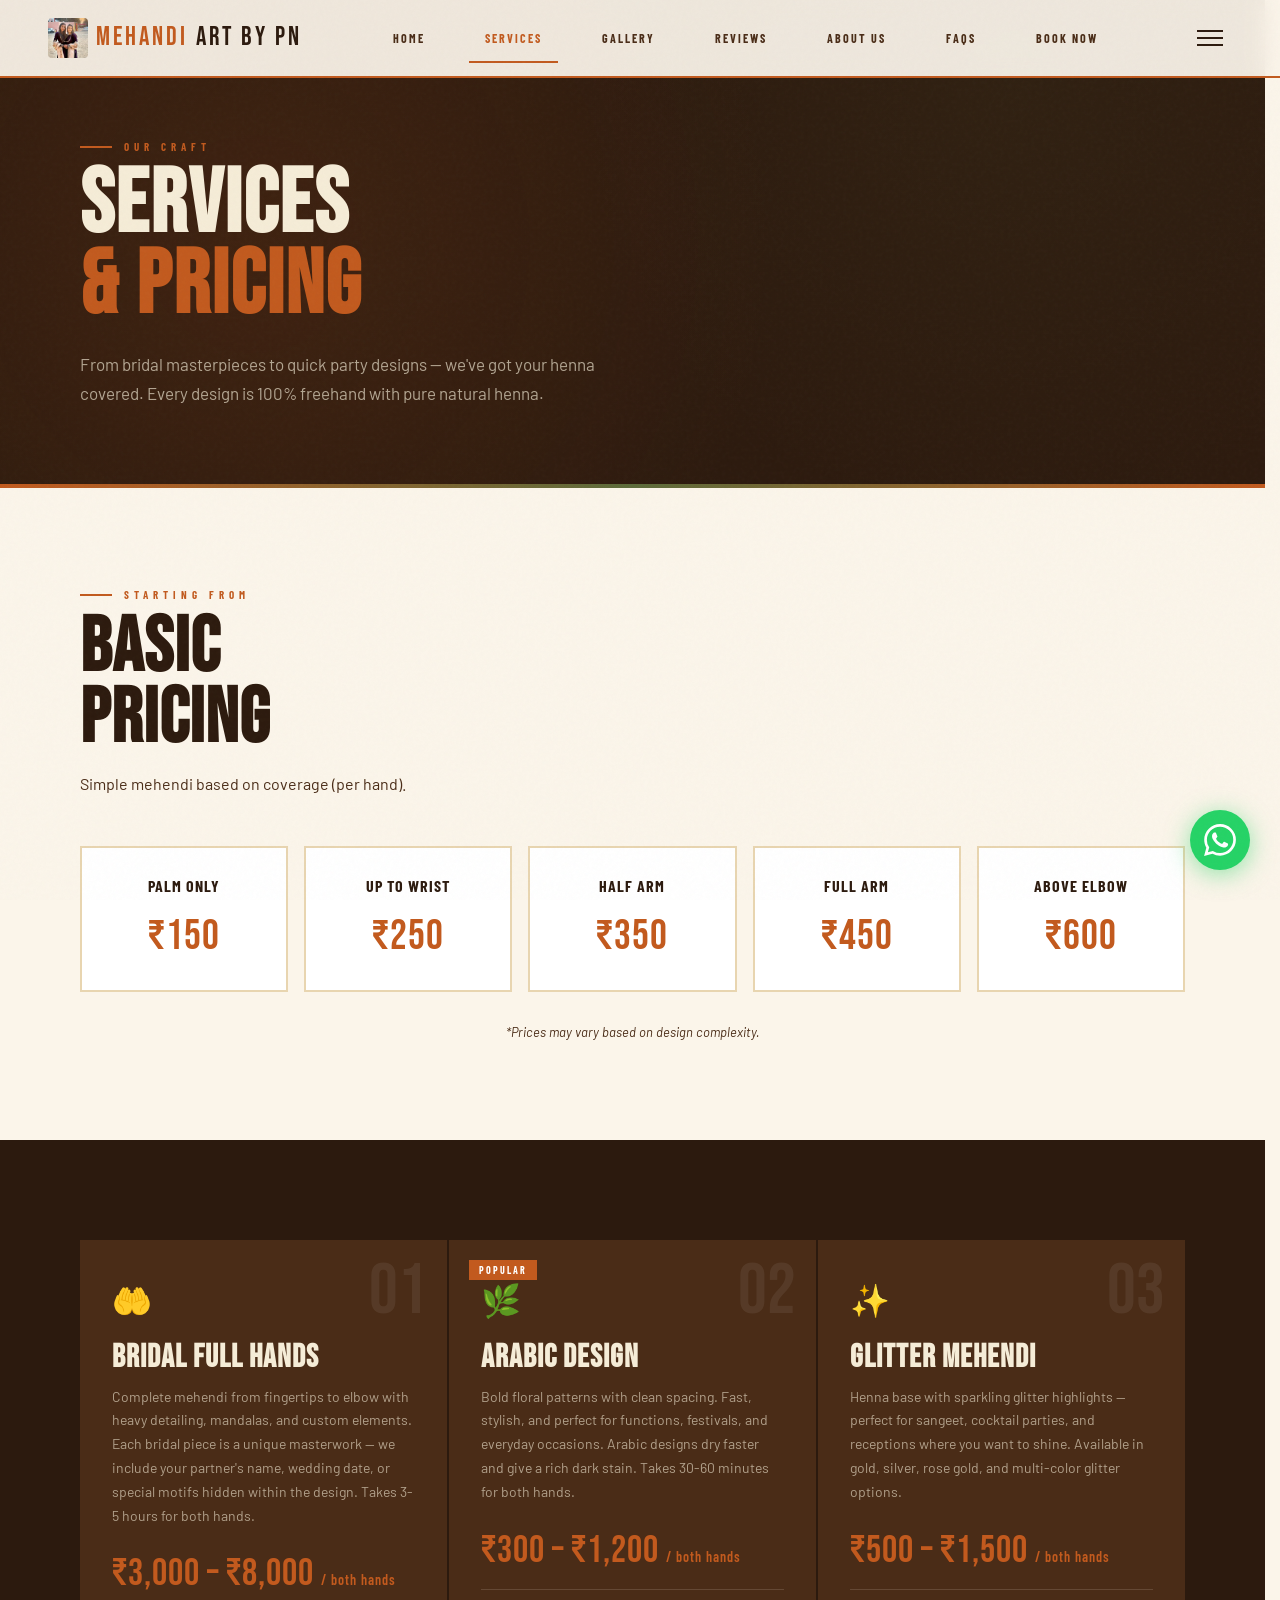
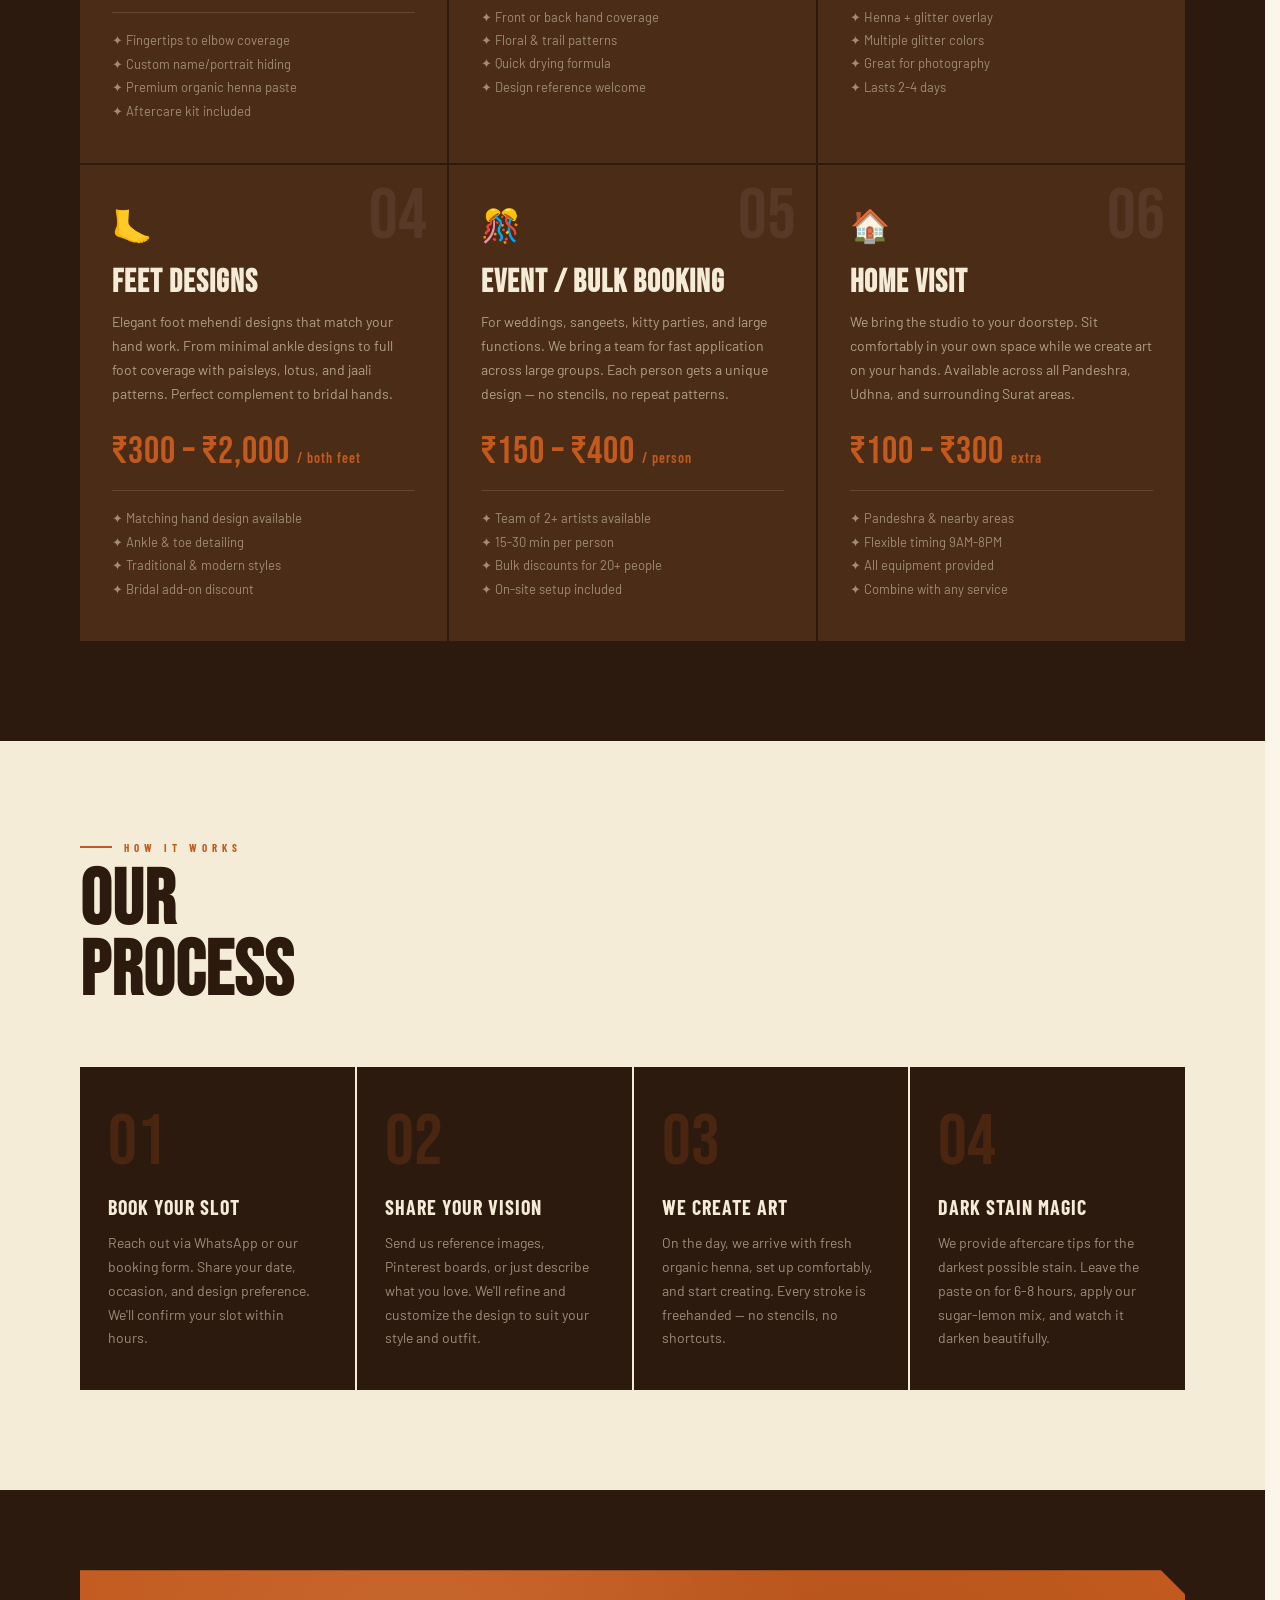
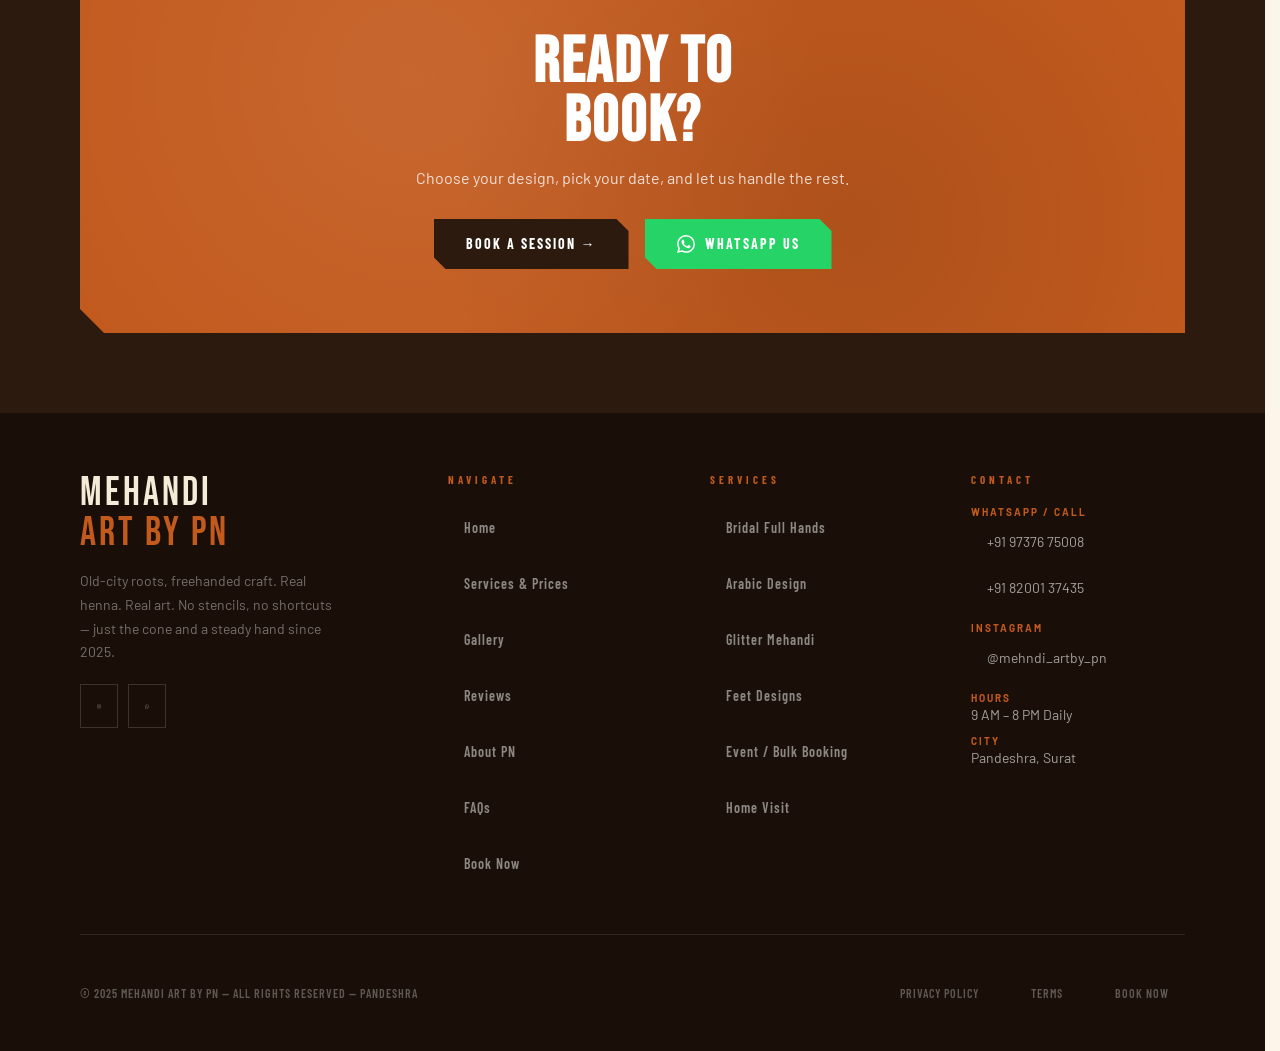
<file: services.html>
<!DOCTYPE html>
<html lang="en">

<head>
  <meta charset="UTF-8" />
  <meta name="viewport" content="width=device-width, initial-scale=1.0, viewport-fit=cover" />
  <meta name="theme-color" content="#C25A1E" />
  <title>Services & Pricing | Mehandi Art by PN</title>
  <meta name="description" content="Explore our mehandi services — Bridal Full Hands, Arabic, Glitter, Feet Designs, Event Bulk, and Home Visits. View pricing and book today." />
  <meta name="robots" content="index, follow" />
  <link rel="canonical" href="https://mehandiartbypn.com/services.html" />
  <link rel="preconnect" href="https://fonts.googleapis.com" />
  <link rel="preconnect" href="https://fonts.gstatic.com" crossorigin />
  <link href="https://fonts.googleapis.com/css2?family=Bebas+Neue&family=Barlow+Condensed:wght@400;600;700;900&family=Barlow:wght@400;500&display=swap" rel="stylesheet" />
  <link rel="stylesheet" href="style.css" />
</head>

<body data-page="services">
  <div id="nav-slot"></div>

  <main>
    <!-- PAGE HEADER -->
    <section class="page-header">
      <div class="page-header-inner">
        <div class="section-tag reveal">Our Craft</div>
        <h1 class="page-header-title reveal">SERVICES<br><span class="accent">&amp; PRICING</span></h1>
        <p class="page-header-sub reveal">From bridal masterpieces to quick party designs — we've got your henna covered. Every design is 100% freehand with pure natural henna.</p>
      </div>
    </section>

    <!-- BASIC PRICING -->
    <section class="basic-pricing">
      <div class="section-tag reveal">Starting From</div>
      <h2 class="section-title reveal">BASIC<br>PRICING</h2>
      <p class="section-sub reveal">Simple mehendi based on coverage (per hand).</p>

      <div class="pricing-grid">
        <div class="pricing-card reveal">
          <h3>Palm Only</h3>
          <p class="price">₹150</p>
        </div>

        <div class="pricing-card reveal">
          <h3>Up to Wrist</h3>
          <p class="price">₹250</p>
        </div>

        <div class="pricing-card reveal">
          <h3>Half Arm</h3>
          <p class="price">₹350</p>
        </div>

        <div class="pricing-card reveal">
          <h3>Full Arm</h3>
          <p class="price">₹450</p>
        </div>

        <div class="pricing-card reveal">
          <h3>Above Elbow</h3>
          <p class="price">₹600</p>
        </div>
      </div>

      <p class="pricing-note reveal">
        *Prices may vary based on design complexity.
      </p>
    </section>

    <!-- FULL SERVICES GRID -->
    <section id="services" aria-labelledby="services-full-title">
      <h2 class="sr-only" id="services-full-title">All Services</h2>

      <div class="services-grid" role="list">
        <article class="service-card reveal" role="listitem" style="transition-delay:.05s">
          <span class="service-num">01</span>
          <span class="service-icon">🤲</span>
          <h3 class="service-name">Bridal Full Hands</h3>
          <p class="service-desc">Complete mehendi from fingertips to elbow with heavy detailing, mandalas, and custom elements. Each bridal piece is a unique masterwork — we include your partner's name, wedding date, or special motifs hidden within the design. Takes 3-5 hours for both hands.</p>
          <div class="service-price">₹3,000 – ₹8,000 <small>/ both hands</small></div>
          <ul class="service-includes">
            <li>✦ Fingertips to elbow coverage</li>
            <li>✦ Custom name/portrait hiding</li>
            <li>✦ Premium organic henna paste</li>
            <li>✦ Aftercare kit included</li>
          </ul>
        </article>

        <article class="service-card reveal" role="listitem" style="transition-delay:.1s">
          <div class="service-badge">Popular</div>
          <span class="service-num">02</span>
          <span class="service-icon">🌿</span>
          <h3 class="service-name">Arabic Design</h3>
          <p class="service-desc">Bold floral patterns with clean spacing. Fast, stylish, and perfect for functions, festivals, and everyday occasions. Arabic designs dry faster and give a rich dark stain. Takes 30-60 minutes for both hands.</p>
          <div class="service-price">₹300 – ₹1,200 <small>/ both hands</small></div>
          <ul class="service-includes">
            <li>✦ Front or back hand coverage</li>
            <li>✦ Floral & trail patterns</li>
            <li>✦ Quick drying formula</li>
            <li>✦ Design reference welcome</li>
          </ul>
        </article>

        <article class="service-card reveal" role="listitem" style="transition-delay:.15s">
          <span class="service-num">03</span>
          <span class="service-icon">✨</span>
          <h3 class="service-name">Glitter Mehendi</h3>
          <p class="service-desc">Henna base with sparkling glitter highlights — perfect for sangeet, cocktail parties, and receptions where you want to shine. Available in gold, silver, rose gold, and multi-color glitter options.</p>
          <div class="service-price">₹500 – ₹1,500 <small>/ both hands</small></div>
          <ul class="service-includes">
            <li>✦ Henna + glitter overlay</li>
            <li>✦ Multiple glitter colors</li>
            <li>✦ Great for photography</li>
            <li>✦ Lasts 2-4 days</li>
          </ul>
        </article>

        <article class="service-card reveal" role="listitem" style="transition-delay:.2s">
          <span class="service-num">04</span>
          <span class="service-icon">🦶</span>
          <h3 class="service-name">Feet Designs</h3>
          <p class="service-desc">Elegant foot mehendi designs that match your hand work. From minimal ankle designs to full foot coverage with paisleys, lotus, and jaali patterns. Perfect complement to bridal hands.</p>
          <div class="service-price">₹300 – ₹2,000 <small>/ both feet</small></div>
          <ul class="service-includes">
            <li>✦ Matching hand design available</li>
            <li>✦ Ankle & toe detailing</li>
            <li>✦ Traditional & modern styles</li>
            <li>✦ Bridal add-on discount</li>
          </ul>
        </article>

        <article class="service-card reveal" role="listitem" style="transition-delay:.25s">
          <span class="service-num">05</span>
          <span class="service-icon">🎊</span>
          <h3 class="service-name">Event / Bulk Booking</h3>
          <p class="service-desc">For weddings, sangeets, kitty parties, and large functions. We bring a team for fast application across large groups. Each person gets a unique design — no stencils, no repeat patterns.</p>
          <div class="service-price">₹150 – ₹400 <small>/ person</small></div>
          <ul class="service-includes">
            <li>✦ Team of 2+ artists available</li>
            <li>✦ 15-30 min per person</li>
            <li>✦ Bulk discounts for 20+ people</li>
            <li>✦ On-site setup included</li>
          </ul>
        </article>

        <article class="service-card reveal" role="listitem" style="transition-delay:.3s">
          <span class="service-num">06</span>
          <span class="service-icon">🏠</span>
          <h3 class="service-name">Home Visit</h3>
          <p class="service-desc">We bring the studio to your doorstep. Sit comfortably in your own space while we create art on your hands. Available across all Pandeshra, Udhna, and surrounding Surat areas.</p>
          <div class="service-price">₹100 – ₹300 <small>extra</small></div>
          <ul class="service-includes">
            <li>✦ Pandeshra & nearby areas</li>
            <li>✦ Flexible timing 9AM-8PM</li>
            <li>✦ All equipment provided</li>
            <li>✦ Combine with any service</li>
          </ul>
        </article>
      </div>
    </section>

    <!-- OUR PROCESS -->
    <section id="process" class="process-section" aria-labelledby="process-title">
      <div class="section-tag reveal">How It Works</div>
      <h2 class="section-title reveal" id="process-title">OUR<br>PROCESS</h2>

      <div class="process-steps" role="list">
        <div class="process-step reveal" role="listitem" style="transition-delay:.05s">
          <div class="process-step-num">01</div>
          <h3 class="process-step-title">Book Your Slot</h3>
          <p class="process-step-desc">Reach out via WhatsApp or our booking form. Share your date, occasion, and design preference. We'll confirm your slot within hours.</p>
        </div>
        <div class="process-step reveal" role="listitem" style="transition-delay:.1s">
          <div class="process-step-num">02</div>
          <h3 class="process-step-title">Share Your Vision</h3>
          <p class="process-step-desc">Send us reference images, Pinterest boards, or just describe what you love. We'll refine and customize the design to suit your style and outfit.</p>
        </div>
        <div class="process-step reveal" role="listitem" style="transition-delay:.15s">
          <div class="process-step-num">03</div>
          <h3 class="process-step-title">We Create Art</h3>
          <p class="process-step-desc">On the day, we arrive with fresh organic henna, set up comfortably, and start creating. Every stroke is freehanded — no stencils, no shortcuts.</p>
        </div>
        <div class="process-step reveal" role="listitem" style="transition-delay:.2s">
          <div class="process-step-num">04</div>
          <h3 class="process-step-title">Dark Stain Magic</h3>
          <p class="process-step-desc">We provide aftercare tips for the darkest possible stain. Leave the paste on for 6-8 hours, apply our sugar-lemon mix, and watch it darken beautifully.</p>
        </div>
      </div>
    </section>

    <!-- CTA -->
    <section class="cta-banner" aria-label="Book now call to action">
      <div class="cta-banner-inner reveal">
        <h2 class="cta-banner-title">READY TO<br>BOOK?</h2>
        <p class="cta-banner-sub">Choose your design, pick your date, and let us handle the rest.</p>
        <div class="cta-banner-btns">
          <a href="book.html" class="btn-primary">Book a Session →</a>
          <a href="https://wa.me/919737675008?text=Hi%2C%20I%20want%20to%20book%20Mehandi%20services." class="btn-wa" target="_blank" rel="noopener noreferrer">
            <svg width="18" height="18" viewBox="0 0 24 24" fill="currentColor" aria-hidden="true">
              <path d="M17.472 14.382c-.297-.149-1.758-.867-2.03-.967-.273-.099-.471-.148-.67.15-.197.297-.767.966-.94 1.164-.173.199-.347.223-.644.075-.297-.15-1.255-.463-2.39-1.475-.883-.788-1.48-1.761-1.653-2.059-.173-.297-.018-.458.13-.606.134-.133.298-.347.446-.52.149-.174.198-.298.298-.497.099-.198.05-.371-.025-.52-.075-.149-.669-1.612-.916-2.207-.242-.579-.487-.5-.669-.51-.173-.008-.371-.01-.57-.01-.198 0-.52.074-.792.372-.272.297-1.04 1.016-1.04 2.479 0 1.462 1.065 2.875 1.213 3.074.149.198 2.096 3.2 5.077 4.487.709.306 1.262.489 1.694.625.712.227 1.36.195 1.871.118.571-.085 1.758-.719 2.006-1.413.248-.694.248-1.289.173-1.413-.074-.124-.272-.198-.57-.347m-5.421 7.403h-.004a9.87 9.87 0 01-5.031-1.378l-.361-.214-3.741.982.998-3.648-.235-.374a9.86 9.86 0 01-1.51-5.26c.001-5.45 4.436-9.884 9.888-9.884 2.64 0 5.122 1.03 6.988 2.898a9.825 9.825 0 012.893 6.994c-.003 5.45-4.437 9.884-9.885 9.884m8.413-18.297A11.815 11.815 0 0012.05 0C5.495 0 .16 5.335.157 11.892c0 2.096.547 4.142 1.588 5.945L.057 24l6.305-1.654a11.882 11.882 0 005.683 1.448h.005c6.554 0 11.89-5.335 11.893-11.893a11.821 11.821 0 00-3.48-8.413z" />
            </svg>
            WhatsApp Us
          </a>
        </div>
      </div>
    </section>
  </main>

  <div id="footer-slot"></div>
  <div id="wa-slot"></div>
  <script src="components.js"></script>
  <script src="script.js" defer></script>
</body>

</html>
</file>
<file: style.css>
/* ============================================================
   MEHANDI ART BY PN — style.css
   ============================================================ */

/* ---------- VARIABLES ---------- */
:root {
  --clay:       #C25A1E;
  --rust:       #9B3D12;
  --cream:      #F5ECD7;
  --sand:       #E8D5B0;
  --brown-dark: #2C1A0E;
  --brown-mid:  #4A2C17;
  --moss:       #5C6B3A;
  --sage:       #7A8C4F;
  --warm-white: #FBF5EA;
  --ink:        #1A0F08;
  --wa-green:   #25D366;
}

/* ---------- RESET ---------- */
*, *::before, *::after { margin: 0; padding: 0; box-sizing: border-box; }
html { scroll-behavior: smooth; }

body {
  background: var(--warm-white);
  color: var(--ink);
  font-family: 'Barlow', sans-serif;
  overflow-x: hidden;
  -webkit-font-smoothing:antialiased;
  -moz-osx-font-smoothing:grayscale;
}

img { display: block; max-width: 100%; height: auto; }

/* Prevent layout shift from scrollbar */
html { scrollbar-gutter:stable; }

  

/* ---------- NOISE OVERLAY ---------- */
body::before {
  content: '';
  position: fixed; inset: 0;
  background-image: url("data:image/svg+xml,%3Csvg viewBox='0 0 256 256' xmlns='http://www.w3.org/2000/svg'%3E%3Cfilter id='n'%3E%3CfeTurbulence type='fractalNoise' baseFrequency='0.9' numOctaves='4' stitchTiles='stitch'/%3E%3C/filter%3E%3Crect width='100%25' height='100%25' filter='url(%23n)' opacity='0.04'/%3E%3C/svg%3E");
  pointer-events: none; z-index: 9000; opacity: .6;
}

/* ---------- ANIMATIONS ---------- */
@keyframes fadeSlideUp   { from { opacity:0; transform:translateY(30px); } to { opacity:1; transform:translateY(0); } }
@keyframes slowspin      { to { transform:translateY(-50%) rotate(360deg); } }
@keyframes float         { 0%,100%{ transform:translateY(0) rotate(0deg); } 50%{ transform:translateY(-12px) rotate(45deg); } }
@keyframes marquee       { from { transform:translateX(0); } to { transform:translateX(-50%); } }
@keyframes scrollPulse   { 0%,100%{ opacity:1; transform:scaleY(1); } 50%{ opacity:.4; transform:scaleY(.7); } }
@keyframes spinBadge     { to { transform:rotate(360deg); } }
@keyframes waFloat       { 0%,100%{ transform:translateY(0); } 50%{ transform:translateY(-6px); } }
@keyframes lightboxIn    { from { opacity:0; transform:scale(.92); } to { opacity:1; transform:scale(1); } }
@keyframes countUp       { from { opacity:0; } to { opacity:1; } }

/* ---------- SCROLL REVEAL ---------- */
.reveal        { opacity:0; transform:translateY(40px);   transition: opacity .7s ease, transform .7s ease; }
.reveal-left   { opacity:0; transform:translateX(-40px);  transition: opacity .7s ease, transform .7s ease; }
.reveal-right  { opacity:0; transform:translateX(40px);   transition: opacity .7s ease, transform .7s ease; }
.reveal.visible, .reveal-left.visible, .reveal-right.visible { opacity:1; transform:none; }

@media (prefers-reduced-motion: reduce) {
  .reveal, .reveal-left, .reveal-right { transition: opacity .4s ease; transform: none; }
}

/* ---------- NAVIGATION ---------- */
nav {
  position: fixed; top:0; left:0; right:0; z-index:500;
  padding: 16px 48px;
  display: flex; justify-content: space-between; align-items: center;
  background: rgba(251,245,234,.94);
  backdrop-filter: blur(10px);
  border-bottom: 2px solid var(--clay);
  transition: padding .3s;
}
nav.scrolled { padding: 10px 48px; }
.nav-img{
  width: 36px;
  height: 36px;
  background: var(--cream);
  color: var(--bg-darkest);
  border-radius: var(--r-sm);
  display: flex;
  align-items: center;
  justify-content: center;
  font-size: 0.85rem;
  font-weight: 900;
  letter-spacing: 0;
  flex-shrink: 0;
}
.nav-logo {
  font-family: 'Bebas Neue', sans-serif;
  font-size: 26px; letter-spacing: 3px;
  color: var(--clay); text-decoration: none; line-height:1;
  display: flex; align-items: center; gap: 8px;
}
.nav-logo img {
  width: 40px;
  height: 40px;
  object-fit: cover;
  border-radius: 4px;
}
.nav-logo span { color: var(--brown-dark); }

.nav-links { display:flex; gap:28px; list-style:none; }
.nav-links a {
  font-family: 'Barlow Condensed', sans-serif;
  font-weight:700; font-size:12px; letter-spacing:2px; text-transform:uppercase;
  color: var(--brown-mid); text-decoration:none; position:relative; transition:color .2s;
}
.nav-links a::after {
  content:''; position:absolute; bottom:-3px; left:0;
  width:0; height:2px; background:var(--clay); transition:width .25s ease;
}
.nav-links a:hover, .nav-links a.active { color:var(--clay); }
.nav-links a:hover::after, .nav-links a.active::after { width:100%; }

/* Hamburger */
.nav-hamburger {
  display:none; flex-direction:column; gap:5px;
  background:none; border:none; cursor:pointer; padding:8px;
  z-index:600;
  width:44px;
  height:44px;
  align-items:center;
  justify-content:center;
  -webkit-tap-highlight-color:transparent;
}
.nav-hamburger span {
  display:block; width:26px; height:2px;
  background:var(--brown-dark); transition:all .3s ease;
}
.nav-hamburger.open span:nth-child(1){ transform:translateY(7px) rotate(45deg); }
.nav-hamburger.open span:nth-child(2){ opacity:0; }
.nav-hamburger.open span:nth-child(3){ transform:translateY(-7px) rotate(-45deg); }
.nav-hamburger:active { opacity:.7; }

/* Mobile menu */
.mobile-menu {
  display:none; position:fixed;
  top:0; left:0; right:0; bottom:0;
  background:var(--warm-white);
  z-index:400; flex-direction:column;
  justify-content:center; align-items:center; gap:36px;
  padding-bottom:60px;
  max-height:100vh;
  overflow-y:auto;
  -webkit-overflow-scrolling:touch;
}
.mobile-menu.open { 
  display:flex; 
  animation:slideDown .3s ease-out;
}
.mobile-menu a {
  font-family:'Bebas Neue', sans-serif; font-size:42px; letter-spacing:3px;
  color:var(--brown-dark); text-decoration:none; transition:color .2s;
  padding:12px;
  min-height:48px;
  display:flex;
  align-items:center;
  -webkit-tap-highlight-color:transparent;
}
.mobile-menu a:active { color:var(--clay); }

@keyframes slideDown {
  from { opacity:0; transform:translateY(-20px); }
  to { opacity:1; transform:translateY(0); }
}

/* ---------- HERO ---------- */
#hero {
  min-height:100vh;
  display:grid; grid-template-columns:1fr 1fr;
  position:relative; padding-top:80px; overflow:hidden;
}
.hero-bg-pattern {
  position:absolute; inset:0;
  background-image:
    radial-gradient(circle at 20% 50%, rgba(194,90,30,.08) 0%, transparent 50%),
    radial-gradient(circle at 80% 20%, rgba(92,107,58,.08) 0%, transparent 40%);
}
.mandala-bg {
  position:absolute; right:-80px; top:50%;
  transform:translateY(-50%);
  width:600px; height:600px;
  opacity:.05; animation:slowspin 60s linear infinite;
  will-change: transform;
}
.hero-left {
  display:flex; flex-direction:column; justify-content:center;
  padding:80px 60px 80px 80px; position:relative; z-index:2;
}
.hero-tag {
  display:inline-block;
  font-family:'Barlow Condensed', sans-serif; font-size:11px;
  font-weight:700; letter-spacing:4px; text-transform:uppercase;
  color:var(--clay); border:2px solid var(--clay);
  padding:6px 14px; margin-bottom:28px; width:fit-content;
  animation:fadeSlideUp .6s ease both;
}
.hero-title {
  font-family:'Bebas Neue', sans-serif;
  font-size:clamp(68px,8.5vw,128px); line-height:.9;
  color:var(--brown-dark); letter-spacing:2px;
  animation:fadeSlideUp .7s .1s ease both;
}
.hero-title .accent  { color:var(--clay); display:block; }
.hero-title .stroke  { -webkit-text-stroke:3px var(--brown-dark); color:transparent; display:block; }
.hero-sub {
  font-size:16px; line-height:1.7; color:var(--brown-mid);
  margin-top:24px; max-width:380px;
  animation:fadeSlideUp .7s .2s ease both;
}
.hero-cta {
  display:flex; gap:16px; flex-wrap:wrap; margin-top:36px;
  animation:fadeSlideUp .7s .3s ease both;
}
.hero-stats {
  display:flex; gap:36px; margin-top:48px; flex-wrap:wrap;
  animation:fadeSlideUp .7s .4s ease both;
}
.stat-num { font-family:'Bebas Neue',sans-serif; font-size:42px; color:var(--clay); line-height:1; }
.stat-label { font-size:11px; letter-spacing:1.5px; text-transform:uppercase; color:var(--brown-mid); font-weight:600; margin-top:2px; }

.hero-right {
  display:flex; align-items:center; justify-content:center;
  position:relative; z-index:2; padding:60px 60px 60px 20px;
}
.hero-img-wrap {
  position:relative; width:380px;
  animation:fadeSlideUp .8s .15s ease both;
}
.hero-img-wrap::before {
  content:''; position:absolute; inset:-12px -12px 12px 12px;
  border:3px solid var(--clay); z-index:-1;
}
.hero-img-wrap::after {
  content:'EST. 2025'; position:absolute; bottom:-20px; right:-20px;
  background:var(--brown-dark); color:var(--cream);
  font-family:'Bebas Neue',sans-serif; font-size:17px; letter-spacing:3px; padding:10px 18px;
}
.hero-img-main {
  width:100%; aspect-ratio:3/4;
  background:var(--sand); display:flex; align-items:center; justify-content:center;
  position:relative; overflow:hidden;
}

.artist-photo{
  position:absolute;
  width:70%;
  bottom:10%;
  left:50%;
  transform:translateX(-50%);
  border-radius:12px;
  box-shadow:0 10px 25px rgba(0,0,0,0.3);
  z-index:2;
}

.mehandi-svg{
  position:relative;
  z-index:1;
}
.mehandi-svg { width:85%; opacity:.85; }

.scroll-hint {
  position:absolute; bottom:30px; left:50%; transform:translateX(-50%);
  display:flex; flex-direction:column; align-items:center; gap:8px;
  font-family:'Barlow Condensed',sans-serif; font-size:11px; letter-spacing:3px;
  text-transform:uppercase; color:var(--clay);
  animation:fadeSlideUp 1s .8s both;
}
.scroll-line { width:2px; height:40px; background:linear-gradient(to bottom,var(--clay),transparent); animation:scrollPulse 1.5s ease infinite; }

/* ---------- BUTTONS ---------- */
.btn-primary {
  background:var(--clay); color:#fff;
  font-family:'Barlow Condensed',sans-serif; font-weight:700;
  font-size:14px; letter-spacing:2px; text-transform:uppercase;
  padding:15px 32px; border:none; text-decoration:none; display:inline-flex;
  align-items:center; gap:8px; min-height:50px;
  transition:background .2s, transform .15s;
  clip-path:polygon(0 0, calc(100% - 12px) 0, 100% 12px, 100% 100%, 12px 100%, 0 calc(100% - 12px));
  -webkit-tap-highlight-color:transparent;
}
.btn-primary:hover { background:var(--rust); transform:translateY(-2px); }
.btn-primary:active { transform:translateY(0); }

.btn-outline {
  border:2px solid var(--brown-dark); color:var(--brown-dark);
  font-family:'Barlow Condensed',sans-serif; font-weight:700;
  font-size:14px; letter-spacing:2px; text-transform:uppercase;
  padding:13px 28px; text-decoration:none; display:inline-flex;
  align-items:center; gap:8px; min-height:50px; transition:all .2s;
  -webkit-tap-highlight-color:transparent;
}
.btn-outline:hover { background:var(--brown-dark); color:var(--warm-white); }
.btn-outline:active { transform:scale(.98); }

.btn-wa {
  background:var(--wa-green); color:#fff;
  font-family:'Barlow Condensed',sans-serif; font-weight:700;
  font-size:14px; letter-spacing:2px; text-transform:uppercase;
  padding:15px 32px; border:none; text-decoration:none; display:inline-flex;
  align-items:center; gap:10px; min-height:50px; transition:all .2s;
  clip-path:polygon(0 0, calc(100% - 12px) 0, 100% 12px, 100% 100%, 12px 100%, 0 calc(100% - 12px));
  -webkit-tap-highlight-color:transparent;
}
.btn-wa:hover { background:#1da851; transform:translateY(-2px); }
.btn-wa:active { transform:translateY(0); }

/* Touch-friendly link sizes */
a { -webkit-tap-highlight-color:rgba(0,0,0,0.1); }
.nav-links a, footer a, .footer-links a { min-height:44px; padding:8px 16px; display:inline-flex; align-items:center; }
.gallery-item, .insta-item, .service-card, .why-card, .testi-card { cursor:pointer; -webkit-user-select:none; user-select:none; }

/* Form inputs - min 44px touch target */
.form-input,
.form-select,
.form-textarea,
.form-label {
  touch-action:manipulation;
}

/* Hamburger - 44px+ touch target */
.nav-hamburger {
  display:none; flex-direction:column; gap:5px;
  background:none; border:none; cursor:pointer; padding:8px;
  z-index:600;
  width:44px;
  height:44px;
  display:flex;
  align-items:center;
  justify-content:center;
}

/* Mobile menu links - 44px touch target */
.mobile-menu a {
  font-family:'Bebas Neue', sans-serif; font-size:42px; letter-spacing:3px;
  color:var(--brown-dark); text-decoration:none; transition:color .2s;
  padding:12px;
  min-height:48px;
  display:flex;
  align-items:center;
}

/* ---------- MARQUEE ---------- */
.marquee-strip { background:var(--brown-dark); padding:14px 0; overflow:hidden; }
.marquee-inner { display:flex; white-space:nowrap; animation:marquee 25s linear infinite; width:max-content; }
.marquee-item  { font-family:'Bebas Neue',sans-serif; font-size:22px; letter-spacing:4px; color:var(--cream); padding:0 40px; }
.marquee-item span { color:var(--clay); margin:0 8px; }

/* ---------- SECTION COMMONS ---------- */
section { padding:100px 80px; }

.section-tag {
  font-family:'Barlow Condensed',sans-serif; font-size:11px; font-weight:700;
  letter-spacing:5px; text-transform:uppercase; color:var(--clay);
  margin-bottom:12px; display:flex; align-items:center; gap:12px;
}
.section-tag::before { content:''; width:32px; height:2px; background:var(--clay); display:inline-block; flex-shrink:0; }

.section-title {
  font-family:'Bebas Neue',sans-serif;
  font-size:clamp(52px,6vw,88px); line-height:.92; letter-spacing:1px;
  color:var(--brown-dark); margin-bottom:60px;
}

/* ---------- BASIC PRICING ---------- */
.basic-pricing { background:var(--warm-white); }
.basic-pricing .section-tag { color:var(--clay); }
.basic-pricing .section-tag::before { background:var(--clay); }
.basic-pricing .section-title { color:var(--brown-dark); margin-bottom:16px; }

.section-sub {
  font-size:16px; color:var(--brown-mid); line-height:1.7;
  margin-bottom:48px; max-width:600px;
}

.pricing-grid {
  display:grid; grid-template-columns:repeat(5,1fr); gap:16px;
  margin-bottom:32px;
}

.pricing-card {
  background:#fff; border:2px solid var(--sand);
  padding:28px 24px; text-align:center;
  transition:all .3s ease;
  position:relative; overflow:hidden;
}

.pricing-card::before {
  content:''; position:absolute; inset:0; background:var(--sand);
  transform:scaleY(0); transform-origin:bottom;
  transition:transform .3s ease; z-index:0;
}

.pricing-card:hover::before { transform:scaleY(1); }
.pricing-card:hover { transform:translateY(-4px); border-color:var(--clay); }
.pricing-card > * { position:relative; z-index:1; }

.pricing-card h3 {
  font-family:'Barlow Condensed',sans-serif; font-weight:700;
  font-size:16px; letter-spacing:1px; text-transform:uppercase;
  color:var(--brown-dark); margin-bottom:16px; transition:color .3s;
}

.pricing-card:hover h3 { color:var(--clay); }

.pricing-card .price {
  font-family:'Bebas Neue',sans-serif; font-size:42px;
  color:var(--clay); letter-spacing:1px; margin:0;
  transition:color .3s;
}

.pricing-card:hover .price { color:var(--brown-dark); }

.pricing-note {
  font-size:13px; color:var(--brown-mid); font-style:italic;
  text-align:center; margin-top:0;
}

/* ---------- SERVICES ---------- */
#services { background:var(--brown-dark); }
#services .section-tag { color:var(--clay); }
#services .section-tag::before { background:var(--clay); }
#services .section-title { color:var(--cream); }

.services-grid { display:grid; grid-template-columns:repeat(3,1fr); gap:2px; }

.service-card {
  background:var(--brown-mid); padding:40px 32px;
  position:relative; overflow:hidden; transition:transform .3s ease;
  cursor:pointer;
}
.service-card::before {
  content:''; position:absolute; inset:0; background:var(--clay);
  transform:scaleY(0); transform-origin:bottom;
  transition:transform .35s ease; z-index:0;
}
.service-card:hover::before { transform:scaleY(1); }
.service-card:hover { transform:translateY(-4px); }
.service-card > * { position:relative; z-index:1; }

.service-num {
  font-family:'Bebas Neue',sans-serif; font-size:72px; line-height:1;
  color:rgba(255,255,255,.07); position:absolute; top:16px; right:20px; z-index:0;
  transition:color .35s;
}
.service-card:hover .service-num { color:rgba(255,255,255,.14); }

.service-icon  { font-size:32px; margin-bottom:20px; display:block; }
.service-name  { font-family:'Bebas Neue',sans-serif; font-size:32px; letter-spacing:1px; color:var(--cream); margin-bottom:10px; transition:color .35s; line-height:1.1; }
.service-card:hover .service-name { color:#fff; }
.service-desc  { font-size:14px; color:rgba(245,236,215,.6); line-height:1.7; margin-bottom:24px; transition:color .35s; }
.service-card:hover .service-desc { color:rgba(255,255,255,.85); }
.service-price { font-family:'Bebas Neue',sans-serif; font-size:38px; color:var(--clay); letter-spacing:1px; transition:color .35s; }
.service-card:hover .service-price { color:#fff; }
.service-price small { font-family:'Barlow Condensed',sans-serif; font-size:14px; font-weight:600; letter-spacing:1px; }

.service-badge {
  position:absolute; top:20px; left:20px; background:var(--clay);
  color:#fff; font-family:'Barlow Condensed',sans-serif; font-weight:700;
  font-size:10px; letter-spacing:2px; text-transform:uppercase; padding:4px 10px; z-index:2;
}

/* ---------- GALLERY ---------- */
#gallery { background:var(--warm-white); }
.gallery-intro { max-width:600px; margin-bottom:48px; }
.gallery-intro p { font-size:16px; color:var(--brown-mid); line-height:1.7; margin-top:16px; }

.gallery-grid {
  display:grid;
  grid-template-columns:repeat(4,1fr);
  gap:8px;
}
.gallery-item {
  position:relative; overflow:hidden;
  aspect-ratio:1; cursor:pointer;
  background:var(--sand);
}
.gallery-item:nth-child(1) { grid-column:span 2; grid-row:span 2; aspect-ratio:auto; min-height:340px; }
.gallery-item:nth-child(7) { grid-column:span 2; }

.gallery-item img {
  width:100%; height:100%; object-fit:cover;
  transition:transform .5s ease, filter .5s ease;
  will-change:transform;
}
.gallery-item:hover img { transform:scale(1.08); filter:brightness(.85); }

.gallery-overlay {
  position:absolute; inset:0;
  background:linear-gradient(to top, rgba(44,26,14,.7) 0%, transparent 60%);
  display:flex; align-items:flex-end; justify-content:space-between;
  padding:18px; opacity:0; transition:opacity .35s;
}
.gallery-item:hover .gallery-overlay { opacity:1; }
.gallery-label { font-family:'Barlow Condensed',sans-serif; font-weight:700; font-size:14px; letter-spacing:1px; color:#fff; text-transform:uppercase; }
.gallery-zoom  { font-size:22px; color:#fff; }

/* Gallery placeholder (when no real images) */
.gallery-placeholder {
  width:100%; height:100%; display:flex; flex-direction:column;
  align-items:center; justify-content:center; gap:10px; padding:20px; text-align:center;
}
.gallery-placeholder .gp-icon { font-size:36px; opacity:.5; }
.gallery-placeholder .gp-label { font-family:'Barlow Condensed',sans-serif; font-weight:700; font-size:13px; letter-spacing:2px; text-transform:uppercase; color:var(--brown-mid); opacity:.6; }

/* Gallery CTA bar */
.gallery-cta {
  display:flex; align-items:center; justify-content:space-between;
  margin-top:40px; padding-top:32px; border-top:2px solid var(--sand);
  flex-wrap:wrap; gap:20px;
}
.gallery-cta p { font-size:15px; color:var(--brown-mid); }
.gallery-cta strong { color:var(--clay); }

/* ---------- LIGHTBOX ---------- */
.lightbox {
  display:none; position:fixed; inset:0; z-index:8000;
  background:rgba(26,15,8,.95); align-items:center; justify-content:center;
  padding:20px;
}
.lightbox.open { display:flex; }
.lightbox-inner {
  position:relative; max-width:900px; width:100%;
  animation:lightboxIn .3s ease;
}
.lightbox-img { width:100%; max-height:85vh; object-fit:contain; }
.lightbox-close {
  position:absolute; top:-44px; right:0;
  background:none; border:none; color:#fff; font-size:32px; cursor:pointer;
  font-family:'Bebas Neue',sans-serif; letter-spacing:2px;
  transition:color .2s;
}
.lightbox-close:hover { color:var(--clay); }
.lightbox-nav {
  position:absolute; top:50%; transform:translateY(-50%);
  background:rgba(194,90,30,.8); border:none; color:#fff;
  font-size:28px; padding:12px 18px; cursor:pointer;
  transition:background .2s;
}
.lightbox-nav:hover { background:var(--clay); }
.lightbox-prev { left:-60px; }
.lightbox-next { right:-60px; }
.lightbox-caption {
  text-align:center; margin-top:14px;
  font-family:'Barlow Condensed',sans-serif; font-size:16px;
  letter-spacing:2px; text-transform:uppercase; color:var(--cream); opacity:.7;
}

/* ---------- WHY CHOOSE US ---------- */
#why { background:var(--brown-dark); }
#why .section-tag { color:var(--clay); }
#why .section-tag::before { background:var(--clay); }
#why .section-title { color:var(--cream); margin-bottom:56px; }

.why-grid { display:grid; grid-template-columns:repeat(4,1fr); gap:2px; }

.why-card {
  background:var(--brown-mid); padding:44px 32px;
  position:relative; overflow:hidden; transition:transform .3s;
  border-bottom:3px solid transparent; transition:border-color .3s, transform .3s;
}
.why-card:hover { transform:translateY(-6px); border-color:var(--clay); }

.why-icon { font-size:40px; margin-bottom:20px; display:block; }
.why-num  { font-family:'Bebas Neue',sans-serif; font-size:54px; color:var(--clay); line-height:1; margin-bottom:6px; }
.why-label{ font-family:'Barlow Condensed',sans-serif; font-weight:700; font-size:18px; letter-spacing:1px; text-transform:uppercase; color:var(--cream); margin-bottom:12px; }
.why-desc { font-size:14px; color:rgba(245,236,215,.55); line-height:1.7; }

/* ---------- TESTIMONIALS ---------- */
#testimonials { background:var(--cream); }
.testimonials-layout { display:grid; grid-template-columns:1fr 1.5fr; gap:80px; align-items:start; }

.testi-left .section-title { margin-bottom:24px; }
.testi-highlight { font-family:'Bebas Neue',sans-serif; font-size:80px; color:var(--clay); line-height:1; display:block; }
.testi-sub { font-size:15px; color:var(--brown-mid); line-height:1.7; margin-top:20px; max-width:320px; }

.testi-cards { display:flex; flex-direction:column; gap:24px; }

.testi-card {
  background:#fff; padding:32px; border-left:4px solid var(--clay);
  position:relative; transition:transform .3s ease, box-shadow .3s ease;
}
.testi-card:hover { transform:translateX(8px); box-shadow:-8px 0 0 var(--clay); }

.testi-quote-mark { font-family:'Bebas Neue',sans-serif; font-size:80px; color:var(--sand); line-height:.5; position:absolute; top:20px; right:24px; }
.testi-stars  { color:var(--clay); font-size:14px; letter-spacing:2px; margin-bottom:14px; }
.testi-text   { font-size:15px; line-height:1.75; color:var(--brown-mid); margin-bottom:20px; font-style:italic; }
.testi-author { display:flex; align-items:center; gap:14px; }
.testi-avatar { width:44px; height:44px; border-radius:50%; background:var(--sand); display:flex; align-items:center; justify-content:center; font-family:'Bebas Neue',sans-serif; font-size:20px; color:var(--clay); flex-shrink:0; }
.testi-name   { font-family:'Barlow Condensed',sans-serif; font-weight:700; font-size:16px; letter-spacing:1px; color:var(--brown-dark); text-transform:uppercase; }
.testi-event  { font-size:12px; color:var(--clay); letter-spacing:1px; font-weight:600; text-transform:uppercase; }

/* ---------- INSTAGRAM SECTION ---------- */
#instagram { background:var(--warm-white); padding:80px; }
.instagram-header { display:flex; justify-content:space-between; align-items:flex-end; margin-bottom:48px; flex-wrap:wrap; gap:24px; }
.instagram-handle { font-family:'Bebas Neue',sans-serif; font-size:28px; letter-spacing:2px; color:var(--clay); display:flex; align-items:center; gap:10px; }

.insta-grid { display:grid; grid-template-columns:repeat(6,1fr); gap:6px; }
.insta-item {
  aspect-ratio:1; position:relative; overflow:hidden;
  background:var(--sand); cursor:pointer;
}
.insta-item img { width:100%; height:100%; object-fit:cover; transition:transform .4s, filter .4s; }
.insta-item:hover img { transform:scale(1.1); filter:brightness(.7); }
.insta-overlay {
  position:absolute; inset:0; display:flex; align-items:center; justify-content:center;
  opacity:0; transition:opacity .3s; background:rgba(194,90,30,.4);
}
.insta-item:hover .insta-overlay { opacity:1; }
.insta-overlay span { font-size:28px; color:#fff; }

.insta-placeholder {
  width:100%; height:100%; display:flex; flex-direction:column;
  align-items:center; justify-content:center; gap:6px;
}
.insta-placeholder span { font-size:28px; opacity:.4; }
.insta-placeholder small { font-family:'Barlow Condensed',sans-serif; font-size:10px; letter-spacing:1px; text-transform:uppercase; color:var(--brown-mid); opacity:.5; }

.insta-cta-bar { margin-top:32px; text-align:center; }

/* ---------- ABOUT ---------- */
#about { background:var(--warm-white); display:grid; grid-template-columns:1fr 1fr; gap:80px; align-items:center; }

.about-img-wrap { position:relative; padding:20px; }
.about-img-main {
  width:100%; aspect-ratio:4/5; background:var(--sand);
  display:flex; align-items:center; justify-content:center;
  position:relative; overflow:hidden;
}
.about-decor {
  position: absolute;
  top: -20px;
  right: -20px;
  width: 100px;
  height: 100px;
  background: var(--clay);
  clip-path: polygon(50% 0%, 100% 50%, 50% 100%, 0% 50%);
  z-index: 1;
  animation: float 4s ease-in-out infinite;
}

.about-decor2 {
  position: absolute;
  bottom: -15px;
  left: -15px;
  width: 60px;
  height: 60px;
  background: var(--moss);
  clip-path: polygon(50% 0%, 100% 50%, 50% 100%, 0% 50%);
  z-index: 1;
  animation: float 4s 1s ease-in-out infinite;
}
.about-badge {
  position:absolute; bottom:20px; right:-20px;
  width:110px; height:110px; background:var(--brown-dark); border-radius:50%;
  display:flex; flex-direction:column; align-items:center; justify-content:center;
  animation:spinBadge 15s linear infinite; z-index:3;
}
.about-badge-num  { font-family:'Bebas Neue',sans-serif; font-size:28px; color:var(--clay); line-height:1; }
.about-badge-text { font-family:'Bebas Neue',sans-serif; font-size:12px; color:var(--cream); letter-spacing:2px; text-align:center; padding:0 10px; line-height:1.3; }

.about-text .section-title { margin-bottom:24px; }
.about-body { font-size:16px; line-height:1.8; color:var(--brown-mid); margin-bottom:16px; }
.about-tags { display:flex; flex-wrap:wrap; gap:10px; margin-top:32px; }
.about-tag {
  font-family:'Barlow Condensed',sans-serif; font-weight:700; font-size:12px;
  letter-spacing:2px; text-transform:uppercase; padding:8px 16px;
  border:2px solid var(--brown-dark); color:var(--brown-dark); transition:all .2s; cursor:default;
}
.about-tag:hover { background:var(--brown-dark); color:var(--cream); }

/* ---------- MAP ---------- */
#map-section { background:var(--cream); padding:0; }
.map-header { padding:60px 80px 40px; }
.map-wrapper { width:100%; height:420px; border-top:3px solid var(--clay); }
.map-wrapper iframe { width:100%; height:100%; border:none; display:block; }

/* ---------- CONTACT ---------- */
#contact { background:var(--clay); }
#contact .section-tag { color:rgba(255,255,255,.7); }
#contact .section-tag::before { background:rgba(255,255,255,.5); }
#contact .section-title { color:#fff; }

.contact-layout { display:grid; grid-template-columns:1fr 1.2fr; gap:80px; align-items:start; }

.contact-info-item { display:flex; gap:20px; margin-bottom:36px; align-items:flex-start; }
.contact-info-icon { width:48px; height:48px; border:2px solid rgba(255,255,255,.4); display:flex; align-items:center; justify-content:center; font-size:20px; flex-shrink:0; }
.contact-info-label { font-family:'Barlow Condensed',sans-serif; font-size:11px; font-weight:700; letter-spacing:3px; text-transform:uppercase; color:rgba(255,255,255,.6); margin-bottom:4px; }
.contact-info-val { font-family:'Bebas Neue',sans-serif; font-size:22px; letter-spacing:1px; color:#fff; }
.contact-info-val a { color:#fff; text-decoration:none; }
.contact-info-val a:hover { text-decoration:underline; }

.contact-wa-btn { margin-top:24px; }

/* Form */
.contact-form { display:flex; flex-direction:column; gap:18px; }
.form-row { display:grid; grid-template-columns:1fr 1fr; gap:18px; }
.form-group { display:flex; flex-direction:column; gap:8px; }
.form-label { font-family:'Barlow Condensed',sans-serif; font-size:11px; font-weight:700; letter-spacing:3px; text-transform:uppercase; color:rgba(255,255,255,.7); }

.form-input,
.form-select,
.form-textarea {
  background:rgba(255,255,255,.1); border:2px solid rgba(255,255,255,.2);
  padding:14px 18px; font-family:'Barlow',sans-serif; 
  font-size:16px !important;
  color:#fff; outline:none; transition:border-color .2s, background .2s; width:100%;
  touch-action:manipulation;
  -webkit-appearance:none;
  -moz-appearance:none;
  appearance:none;
}
.form-input::placeholder, .form-textarea::placeholder { color:rgba(255,255,255,.35); }
.form-select { 
  background-image:url("data:image/svg+xml,%3Csvg xmlns='http://www.w3.org/2000/svg' width='12' height='8' fill='white'%3E%3Cpath d='M6 8L0 0h12z'/%3E%3C/svg%3E"); 
  background-repeat:no-repeat; 
  background-position:right 16px center; 
  padding-right:40px;
}
.form-select option { background:var(--rust); color:#fff; }
.form-input:focus, .form-select:focus, .form-textarea:focus { 
  border-color:#fff; 
  background:rgba(255,255,255,.15);
  outline:2px solid var(--clay);
  outline-offset:0;
}
.form-input.error, .form-select.error, .form-textarea.error { 
  border-color:#ff6b6b; 
  background:rgba(255,100,107,.15);
}
.form-textarea { 
  resize:vertical; 
  min-height:120px;
  font-family:'Barlow',sans-serif;
}

.btn-submit {
  background:var(--brown-dark); color:var(--cream);
  font-family:'Bebas Neue',sans-serif; font-size:22px; letter-spacing:4px;
  border:none; padding:18px 48px; cursor:pointer; transition:background .2s, transform .15s;
  align-self:flex-start; min-height:60px;
  clip-path:polygon(0 0, calc(100% - 14px) 0, 100% 14px, 100% 100%, 14px 100%, 0 calc(100% - 14px));
}
.btn-submit:hover { background:var(--ink); transform:translateY(-2px); }

.form-success {
  display:none; background:rgba(255,255,255,.15); border:2px solid rgba(255,255,255,.4);
  padding:32px; text-align:center;
}
.form-success.show { display:block; }
.form-success h3 { font-family:'Bebas Neue',sans-serif; font-size:36px; color:#fff; letter-spacing:2px; margin-bottom:10px; }
.form-success p { color:rgba(255,255,255,.8); font-size:15px; line-height:1.6; }

/* ---------- FLOATING WHATSAPP ---------- */
.wa-float {
  position:fixed; bottom:30px; right:30px; z-index:1000;
  width:60px; height:60px; background:var(--wa-green); border-radius:50%;
  display:flex; align-items:center; justify-content:center;
  text-decoration:none; box-shadow:0 4px 24px rgba(37,211,102,.5);
  animation:waFloat 3s ease-in-out infinite;
  transition:transform .2s, box-shadow .2s;
  -webkit-tap-highlight-color:transparent;
  min-height:60px;
  min-width:60px;
  touch-action:manipulation;
}
.wa-float:hover { transform:scale(1.1) translateY(-4px); box-shadow:0 8px 32px rgba(37,211,102,.7); animation:none; }
.wa-float:active { transform:scale(.95); }
.wa-float svg { width:32px; height:32px; fill:#fff; }
.wa-float-label {
  position:absolute; right:72px; top:50%; transform:translateY(-50%);
  background:var(--brown-dark); color:var(--cream);
  font-family:'Barlow Condensed',sans-serif; font-weight:700;
  font-size:12px; letter-spacing:2px; text-transform:uppercase;
  padding:8px 14px; white-space:nowrap; pointer-events:none;
  opacity:0; transition:opacity .2s;
}
.wa-float:hover .wa-float-label { opacity:1; }

/* ---------- FOOTER ---------- */
footer { background:var(--ink); padding:60px 80px 36px; }
.footer-top {
  display:grid; grid-template-columns:1.5fr 1fr 1fr 1fr;
  gap:48px; padding-bottom:48px;
  border-bottom:1px solid rgba(255,255,255,.1); margin-bottom:36px;
}
.footer-brand-name { font-family:'Bebas Neue',sans-serif; font-size:40px; letter-spacing:3px; color:var(--cream); line-height:1; margin-bottom:16px; }
.footer-brand-name span { color:var(--clay); }
.footer-brand-desc { font-size:14px; color:rgba(255,255,255,.4); line-height:1.7; max-width:260px; }
.footer-col-title { font-family:'Barlow Condensed',sans-serif; font-size:11px; font-weight:700; letter-spacing:4px; text-transform:uppercase; color:var(--clay); margin-bottom:20px; }
.footer-links { list-style:none; display:flex; flex-direction:column; gap:12px; }
.footer-links a { font-size:14px; color:rgba(255,255,255,.5); text-decoration:none; transition:color .2s; font-family:'Barlow Condensed',sans-serif; font-weight:600; letter-spacing:1px; }
.footer-links a:hover { color:var(--cream); }

.footer-contact-item { display:flex; flex-direction:column; gap:2px; margin-bottom:12px; }
.footer-contact-label { font-size:10px; color:var(--clay); letter-spacing:2px; text-transform:uppercase; font-weight:700; }
.footer-contact-val   { font-size:14px; color:rgba(255,255,255,.6); }
.footer-contact-val a { color:rgba(255,255,255,.6); text-decoration:none; }
.footer-contact-val a:hover { color:#fff; }

.footer-social { display:flex; gap:10px; margin-top:20px; }
.social-link {
  width:38px; height:38px; border:1px solid rgba(255,255,255,.15);
  display:flex; align-items:center; justify-content:center;
  color:rgba(255,255,255,.45); font-size:17px; text-decoration:none;
  transition:all .2s;
}
.social-link:hover { border-color:var(--clay); color:var(--clay); }

.footer-bottom { display:flex; justify-content:space-between; align-items:center; flex-wrap:wrap; gap:16px; }
.footer-copy { font-size:12px; color:rgba(255,255,255,.3); letter-spacing:1px; font-family:'Barlow Condensed',sans-serif; font-weight:600; text-transform:uppercase; }
.footer-bottom-links { display:flex; gap:20px; }
.footer-bottom-links a { font-size:12px; color:rgba(255,255,255,.3); text-decoration:none; font-family:'Barlow Condensed',sans-serif; font-weight:600; letter-spacing:1px; text-transform:uppercase; transition:color .2s; }
.footer-bottom-links a:hover { color:rgba(255,255,255,.7); }

/* ============================================================
   RESPONSIVE — TABLET & DESKTOP FIRST
   ============================================================ */

/* ═══ DESKTOP: 1200px+ ═══ */
@media (max-width:1400px) {
  .hero-img-wrap { width:320px; }
  .mandala-bg { width:500px; height:500px; right:-60px; }
}

/* ═══ LARGE TABLET: 1100px - 1199px ═══ */
@media (max-width:1100px) {
  nav { padding:14px 36px; }
  section { padding:80px 48px; }
  
  .hero-left { padding:60px 48px 60px 60px; }
  .hero-title { font-size:clamp(52px,7vw,100px); }
  .hero-sub { max-width:320px; font-size:15px; }
  .hero-img-wrap { width:300px; }
  
  .section-title { font-size:clamp(48px,5.5vw,80px); }
  
  .services-grid { grid-template-columns:repeat(2,1fr); }
  .service-card { padding:32px 24px; }
  .service-icon { font-size:28px; }
  .service-name { font-size:28px; }
  .service-price { font-size:32px; }
  
  .pricing-grid { grid-template-columns:repeat(4,1fr); }
  .pricing-card { padding:24px 20px; }
  .pricing-card h3 { font-size:15px; }
  .pricing-card .price { font-size:38px; }
  
  .gallery-grid { grid-template-columns:repeat(3,1fr); gap:6px; }
  .gallery-item:nth-child(1) { grid-column:span 2; min-height:280px; }
  .gallery-item:nth-child(7) { grid-column:span 1; }
  
  .why-grid { grid-template-columns:repeat(2,1fr); }
  .why-card { padding:36px 28px; }
  .why-num { font-size:48px; }
  
  .testimonials-layout { grid-template-columns:1fr; gap:48px; }
  .testi-highlight { font-size:72px; }
  .testi-cards { gap:20px; }
  
  .insta-grid { grid-template-columns:repeat(4,1fr); }
  
  #about { grid-template-columns:1fr; gap:48px; }
  .about-img-wrap { max-width:350px; margin:0 auto; }
  
  .contact-layout { grid-template-columns:1fr; gap:48px; }
  .form-row { grid-template-columns:1fr 1fr; }
  
  .footer-top { grid-template-columns:1fr 1fr; gap:36px; }
  .footer-brand-name { font-size:36px; }
}

/* ═══ TABLET: 768px - 1099px ═══ */
@media (max-width:1024px) {
  nav { padding:12px 28px; }
  nav.scrolled { padding:8px 28px; }
  
  .nav-logo { font-size:22px; letter-spacing:2px; }
  .nav-hamburger { display:flex; }
  .nav-links { display:none !important; }
  
  section { padding:64px 32px; }
  .section-title { font-size:clamp(40px,5vw,72px); margin-bottom:36px; }
  .section-tag { font-size:10px; gap:10px; }
  
  /* HERO */
  #hero { grid-template-columns:1fr; min-height:70vh; padding-top:60px; }
  .hero-bg-pattern { display:none; }
  .mandala-bg { width:400px; height:400px; right:-40px; top:40%; }
  
  .hero-left { padding:40px 32px 40px 32px; justify-content:center; }
  .hero-title { font-size:clamp(40px,6vw,72px); line-height:0.95; }
  .hero-tag { font-size:10px; padding:5px 12px; margin-bottom:20px; }
  .hero-sub { font-size:15px; max-width:300px; margin-top:16px; }
  .hero-cta { gap:12px; margin-top:28px; flex-wrap:wrap; }
  .hero-stats { gap:28px; margin-top:32px; }
  .stat-num { font-size:32px; }
  .stat-label { font-size:10px; }
  
  .hero-right { padding:40px 32px; }
  .hero-img-wrap { width:280px; }
  .scroll-hint { display:none; }
  
  /* MARQUEE */
  .marquee-item { font-size:18px; padding:0 24px; }
  
  /* BUTTONS */
  .btn-primary, .btn-outline, .btn-wa { font-size:13px; padding:12px 24px; min-height:48px; }
  
  /* SERVICES */
  .services-grid { grid-template-columns:repeat(2,1fr); gap:3px; }
  .service-card { padding:28px 20px; }
  .service-num { font-size:56px; }
  .service-icon { font-size:24px; margin-bottom:16px; }
  .service-name { font-size:26px; margin-bottom:8px; }
  .service-desc { font-size:13px; margin-bottom:16px; }
  .service-price { font-size:28px; }
  .service-price small { font-size:12px; }
  
  /* BASIC PRICING */
  .pricing-grid { grid-template-columns:repeat(3,1fr); gap:12px; }
  .pricing-card { padding:22px 18px; }
  .pricing-card h3 { font-size:14px; margin-bottom:12px; }
  .pricing-card .price { font-size:34px; }
  
  /* GALLERY */
  .gallery-grid { grid-template-columns:repeat(2,1fr); gap:4px; }
  .gallery-item:nth-child(1) { grid-column:span 2; min-height:240px; }
  .gallery-item:nth-child(7) { grid-column:span 2; }
  .gallery-overlay { padding:14px; }
  .gallery-label { font-size:12px; }
  .gallery-zoom { font-size:18px; }
  .gallery-cta { flex-direction:column; align-items:flex-start; gap:16px; margin-top:32px; }
  .gallery-cta p { font-size:14px; }
  
  /* WHY */
  .why-grid { grid-template-columns:repeat(2,1fr); gap:2px; }
  .why-card { padding:32px 24px; }
  .why-icon { font-size:32px; }
  .why-num { font-size:44px; }
  .why-label { font-size:16px; }
  .why-desc { font-size:13px; }
  
  /* TESTIMONIALS */
  .testimonials-layout { grid-template-columns:1fr; gap:36px; }
  .testi-left .section-title { margin-bottom:20px; }
  .testi-highlight { font-size:60px; }
  .testi-sub { font-size:14px; max-width:280px; }
  .testi-cards { gap:18px; }
  .testi-card { padding:24px; border-left-width:3px; }
  .testi-quote-mark { font-size:64px; }
  .testi-text { font-size:14px; margin-bottom:16px; }
  .testi-avatar { width:40px; height:40px; font-size:16px; }
  .testi-name { font-size:14px; }
  
  /* INSTAGRAM */
  #instagram { padding:64px 32px; }
  .instagram-header { flex-direction:column; align-items:flex-start; gap:20px; margin-bottom:36px; }
  .instagram-handle { font-size:24px; }
  .insta-grid { grid-template-columns:repeat(3,1fr); gap:4px; }
  
  /* ABOUT */
  #about { grid-template-columns:1fr; padding:64px 32px; gap:40px; }
  .about-img-wrap { max-width:300px; margin:0 auto; }
  .about-text .section-title { margin-bottom:20px; }
  .about-body { font-size:15px; margin-bottom:12px; }
  .about-tags { gap:8px; margin-top:24px; }
  .about-tag { font-size:11px; padding:7px 14px; }
  
  /* MAP */
  .map-header { padding:48px 32px 32px; }
  .map-wrapper { height:360px; }
  
  /* CONTACT */
  #contact { padding:64px 32px; }
  .contact-layout { grid-template-columns:1fr; gap:40px; }
  .contact-info-item { gap:16px; margin-bottom:28px; }
  .contact-info-icon { width:44px; height:44px; font-size:18px; }
  .contact-info-label { font-size:10px; }
  .contact-info-val { font-size:18px; }
  
  .contact-form { gap:16px; }
  .form-row { grid-template-columns:1fr; }
  .form-group { gap:6px; }
  .form-label { font-size:10px; }
  .form-input, .form-textarea, .form-select { padding:12px 16px; font-size:14px; }
  .form-textarea { min-height:100px; }
  .btn-submit { font-size:18px; padding:14px 32px; min-height:52px; width:100%; text-align:center; }
  
  /* LIGHTBOX */
  .lightbox { padding:12px; }
  .lightbox-close { font-size:24px; top:-32px; right:0; }
  .lightbox-nav { font-size:24px; padding:10px 14px; }
  .lightbox-prev { left:0; }
  .lightbox-next { right:0; }
  .lightbox-caption { font-size:13px; margin-top:12px; }
  
  /* FOOTER */
  footer { padding:48px 32px 24px; }
  .footer-top { grid-template-columns:1fr 1fr; gap:32px; margin-bottom:32px; }
  .footer-brand-name { font-size:32px; }
  .footer-brand-desc { font-size:13px; max-width:240px; }
  .footer-col-title { font-size:10px; }
  .footer-links a { font-size:13px; }
  .footer-contact-item { margin-bottom:10px; }
  .footer-contact-label { font-size:9px; }
  .footer-contact-val { font-size:13px; }
  .social-link { width:36px; height:36px; font-size:16px; }
  .footer-copy { font-size:11px; }
  
  /* WA FLOAT */
  .wa-float { bottom:24px; right:24px; width:56px; height:56px; }
  .wa-float svg { width:28px; height:28px; }
  .wa-float-label { font-size:11px; padding:6px 12px; right:64px; }
  
  /* ANIMATIONS & DECORATIONS */
  .mandala-bg { animation-duration:50s; }
  .marquee-inner { animation-duration:18s; }
  .about-decor { width:80px; height:80px; }
  .about-decor2 { width:50px; height:50px; }
}

/* ═══ MOBILE LARGE: 600px - 767px ═══ */
@media (max-width:768px) {
  body { font-size:14px; }
  
  nav { padding:10px 20px; gap:8px; }
  nav.scrolled { padding:6px 20px; }
  
  .nav-logo { font-size:18px; letter-spacing:1px; gap:6px; }
  .nav-logo img { width:32px; height:32px; }
  
  section { padding:48px 20px; }
  .section-tag { font-size:9px; letter-spacing:3px; padding:4px 10px; margin-bottom:10px; gap:8px; }
  .section-tag::before { width:24px; height:2px; }
  .section-title { font-size:clamp(32px,4vw,56px); margin-bottom:28px; line-height:1; }
  
  /* HERO */
  #hero { min-height:60vh; padding-top:50px; }
  .hero-left { padding:32px 20px; gap:16px; }
  .hero-tag { font-size:9px; padding:4px 10px; margin-bottom:16px; letter-spacing:3px; }
  .hero-title { font-size:clamp(32px,5vw,56px); letter-spacing:1px; }
  .hero-title span { display:block; }
  .hero-sub { font-size:14px; line-height:1.6; max-width:100%; margin-top:12px; }
  .hero-cta { gap:10px; margin-top:20px; }
  .hero-stats { gap:20px; margin-top:24px; flex-wrap:wrap; }
  .stat-num { font-size:28px; }
  .stat-label { font-size:9px; }
  
  .hero-right { padding:32px 20px; justify-content:center; }
  .hero-img-wrap { width:240px; }
  .hero-img-wrap::before { border-width:2px; inset:-8px -8px 8px 8px; }
  .hero-img-wrap::after { font-size:14px; padding:8px 14px; bottom:-16px; right:-16px; }
  
  .scroll-hint { display:none; }
  .mandala-bg { display:none; }
  
  /* MARQUEE */
  .marquee-strip { padding:10px 0; }
  .marquee-item { font-size:14px; padding:0 16px; letter-spacing:2px; }
  
  /* BUTTONS */
  .btn-primary, .btn-outline, .btn-wa { font-size:12px; padding:11px 20px; min-height:46px; letter-spacing:1px; }
  
  /* SERVICES */
  .services-grid { grid-template-columns:1fr; gap:2px; }
  .service-card { padding:24px 18px; }
  .service-num { font-size:48px; top:12px; right:16px; }
  .service-icon { font-size:22px; margin-bottom:12px; }
  .service-name { font-size:22px; margin-bottom:6px; }
  .service-desc { font-size:12px; line-height:1.6; margin-bottom:12px; }
  .service-price { font-size:24px; }
  .service-price small { font-size:11px; }
  .service-badge { font-size:9px; padding:3px 8px; }
  
  /* BASIC PRICING */
  .pricing-grid { grid-template-columns:repeat(2,1fr); gap:12px; }
  .pricing-card { padding:20px 16px; }
  .pricing-card h3 { font-size:14px; margin-bottom:12px; }
  .pricing-card .price { font-size:32px; }
  .pricing-note { font-size:12px; }
  
  /* GALLERY */
  .gallery-intro { margin-bottom:32px; }
  .gallery-intro p { font-size:14px; margin-top:12px; }
  .gallery-grid { grid-template-columns:repeat(2,1fr); gap:3px; }
  .gallery-item:nth-child(1) { grid-column:span 2; min-height:200px; }
  .gallery-item:nth-child(7) { grid-column:span 2; }
  .gallery-overlay { padding:10px; }
  .gallery-label { font-size:11px; }
  .gallery-zoom { font-size:16px; }
  .gallery-cta { flex-direction:column; align-items:flex-start; gap:12px; margin-top:28px; border-top:2px solid var(--sand); padding-top:20px; }
  .gallery-cta p { font-size:13px; }
  
  /* WHY */
  .why-grid { grid-template-columns:1fr; gap:2px; }
  .why-card { padding:24px 18px; }
  .why-icon { font-size:28px; margin-bottom:14px; }
  .why-num { font-size:36px; margin-bottom:4px; }
  .why-label { font-size:14px; margin-bottom:8px; }
  .why-desc { font-size:12px; line-height:1.6; }
  
  /* TESTIMONIALS */
  .testi-highlight { font-size:48px; }
  .testi-sub { font-size:13px; max-width:100%; }
  .testi-card { padding:20px; margin-bottom:12px; }
  .testi-quote-mark { font-size:48px; }
  .testi-text { font-size:13px; line-height:1.6; margin-bottom:12px; }
  .testi-avatar { width:36px; height:36px; font-size:14px; }
  .testi-name { font-size:12px; }
  .testi-event { font-size:11px; }
  
  /* INSTAGRAM */
  #instagram { padding:48px 20px; }
  .instagram-header { gap:12px; margin-bottom:28px; }
  .instagram-handle { font-size:20px; }
  .insta-grid { grid-template-columns:repeat(2,1fr); gap:3px; }
  
  /* ABOUT */
  #about { gap:32px; padding:48px 20px; }
  .about-img-wrap { max-width:280px; }
  .about-body { font-size:14px; line-height:1.7; margin-bottom:10px; }
  .about-tags { gap:6px; margin-top:16px; }
  .about-tag { font-size:10px; padding:6px 12px; }
  
  /* MAP */
  .map-header { padding:40px 20px 24px; }
  .map-wrapper { height:300px; }
  
  /* CONTACT */
  #contact { padding:48px 20px; }
  .contact-layout { gap:32px; }
  .contact-info-item { gap:12px; margin-bottom:20px; }
  .contact-info-icon { width:40px; height:40px; font-size:16px; }
  .contact-info-label { font-size:9px; }
  .contact-info-val { font-size:16px; }
  
  .contact-form { gap:14px; }
  .form-label { font-size:9px; }
  .form-input, .form-textarea, .form-select { padding:10px 14px; font-size:13px; border-width:1px; }
  .form-textarea { min-height:90px; }
  .btn-submit { font-size:16px; padding:12px 24px; }
  
  /* LIGHTBOX */
  .lightbox-close { font-size:20px; top:-28px; }
  .lightbox-nav { font-size:20px; padding:8px 12px; }
  .lightbox-img { max-height:80vh; }
  .lightbox-caption { font-size:12px; }
  
  /* FOOTER */
  footer { padding:40px 20px 20px; }
  .footer-top { grid-template-columns:1fr; gap:20px; margin-bottom:20px; }
  .footer-brand-name { font-size:24px; letter-spacing:2px; margin-bottom:12px; }
  .footer-brand-desc { font-size:12px; max-width:100%; }
  .footer-col-title { font-size:9px; letter-spacing:3px; margin-bottom:12px; }
  .footer-links a { font-size:12px; }
  .footer-contact-item { margin-bottom:8px; }
  .footer-contact-label { font-size:8px; }
  .footer-contact-val { font-size:12px; }
  .social-link { width:32px; height:32px; font-size:14px; }
  .footer-bottom { gap:12px; }
  .footer-copy { font-size:10px; }
  .footer-bottom-links { gap:12px; }
  .footer-bottom-links a { font-size:10px; }
  
  /* WA FLOAT */
  .wa-float { bottom:16px; right:16px; width:50px; height:50px; box-shadow:0 2px 16px rgba(37,211,102,.4); }
  .wa-float svg { width:24px; height:24px; }
  .wa-float-label { font-size:10px; padding:4px 8px; right:56px; }
  
  /* ANIMATIONS */
  .mandala-bg { display:none; }
  .about-decor, .about-decor2 { display:none; }
  body::before { opacity:0.03; }
}

/* ═══ MOBILE SMALL/MEDIUM: 400px - 599px ═══ */
@media (max-width:600px) {
  html { font-size:13px; }
  
  nav { padding:8px 16px; border-bottom-width:1px; }
  .nav-logo { font-size:16px; gap:4px; }
  .nav-logo img { width:28px; height:28px; }
  
  section { padding:40px 16px; }
  .section-tag { font-size:8px; letter-spacing:2px; padding:3px 8px; margin-bottom:8px; }
  .section-tag::before { width:16px; height:1px; }
  .section-title { font-size:clamp(26px,5vw,44px); margin-bottom:24px; }
  
  /* HERO */
  #hero { min-height:50vh; padding-top:45px; }
  .hero-left { padding:24px 16px; gap:12px; }
  .hero-tag { font-size:8px; padding:3px 8px; margin-bottom:12px; }
  .hero-title { font-size:clamp(26px,6vw,44px); }
  .hero-sub { font-size:13px; margin-top:10px; }
  .hero-cta { gap:8px; margin-top:16px; }
  .hero-stats { gap:16px; margin-top:20px; }
  .stat-num { font-size:24px; }
  .stat-label { font-size:8px; }
  
  .hero-right { padding:24px 16px; }
  .hero-img-wrap { width:200px; }
  .hero-img-wrap::before { inset:-6px -6px 6px 6px; }
  .hero-img-wrap::after { font-size:12px; padding:6px 10px; bottom:-12px; right:-12px; letter-spacing:1px; }
  
  /* MARQUEE */
  .marquee-item { font-size:12px; padding:0 12px; }
  
  /* BUTTONS */
  .btn-primary, .btn-outline, .btn-wa { font-size:11px; padding:10px 16px; min-height:44px; clip-path:polygon(0 0, calc(100% - 8px) 0, 100% 8px, 100% 100%, 8px 100%, 0 calc(100% - 8px)); }
  
  /* SERVICES */
  .services-grid { grid-template-columns:1fr; }
  .service-card { padding:20px 14px; }
  .service-num { font-size:40px; }
  .service-icon { font-size:20px; }
  .service-name { font-size:18px; }
  .service-desc { font-size:11px; }
  .service-price { font-size:20px; }
  
  /* GALLERY */
  .gallery-intro p { font-size:13px; }
  .gallery-grid { gap:2px; }
  .gallery-item:nth-child(1) { min-height:160px; }
  .gallery-label { font-size:10px; }
  
  /* WHY */
  .why-grid { grid-template-columns:1fr; }
  .why-card { padding:20px 14px; }
  .why-icon { font-size:24px; }
  .why-num { font-size:30px; }
  .why-label { font-size:12px; }
  .why-desc { font-size:11px; }
  
  /* TESTIMONIALS */
  .testi-highlight { font-size:36px; }
  .testi-card { padding:16px; margin-bottom:10px; }
  .testi-text { font-size:12px; }
  .testi-avatar { width:32px; height:32px; font-size:12px; }
  
  /* INSTAGRAM */
  #instagram { padding:40px 16px; }
  .instagram-handle { font-size:18px; }
  .insta-grid { grid-template-columns:repeat(2,1fr); }
  
  /* ABOUT */
  #about { gap:24px; padding:40px 16px; }
  .about-body { font-size:13px; }
  .about-tag { font-size:9px; padding:5px 10px; }
  
  /* MAP */
  .map-header { padding:32px 16px 20px; }
  .map-wrapper { height:260px; }
  
  /* CONTACT */
  #contact { padding:40px 16px; }
  .contact-info-icon { width:36px; height:36px; font-size:14px; }
  .contact-info-val { font-size:14px; }
  .form-input, .form-textarea, .form-select { padding:8px 12px; font-size:12px; }
  .form-textarea { min-height:80px; }
  .btn-submit { font-size:14px; padding:10px 20px; }
  
  /* FOOTER */
  footer { padding:32px 16px 16px; }
  .footer-top { gap:16px; }
  .footer-brand-name { font-size:20px; }
  .footer-brand-desc { font-size:11px; }
  .footer-col-title { font-size:8px; }
  .footer-links a { font-size:11px; }
  .footer-contact-val { font-size:11px; }
  .footer-copy { font-size:9px; }
  
  /* WA FLOAT */
  .wa-float { width:48px; height:48px; }
  .wa-float svg { width:22px; height:22px; }
}

/* ═══ MOBILE EXTRA SMALL: < 400px ═══ */
@media (max-width:400px) {
  html { font-size:12px; }
  
  nav { padding:6px 12px; }
  .nav-logo { font-size:14px; }
  .nav-logo img { width:24px; height:24px; }
  
  section { padding:32px 12px; }
  .section-tag { font-size:7px; letter-spacing:1px; padding:2px 6px; }
  .section-tag::before { width:12px; }
  .section-title { font-size:clamp(22px,5vw,36px); margin-bottom:20px; }
  
  /* HERO */
  #hero { min-height:55vh; padding-top:40px; }
  .hero-left { padding:20px 12px; }
  .hero-title { font-size:clamp(22px,6vw,36px); }
  .hero-sub { font-size:12px; }
  .hero-cta { gap:6px; }
  .hero-stats { gap:12px; }
  .stat-num { font-size:20px; }
  
  .hero-right { padding:20px 12px; }
  .hero-img-wrap { width:160px; }
  .hero-img-wrap::before { inset:-4px -4px 4px 4px; border-width:2px; }
  .hero-img-wrap::after { font-size:10px; padding:4px 8px; bottom:-10px; right:-10px; }
  
  /* BUTTONS */
  .btn-primary, .btn-outline, .btn-wa { font-size:10px; padding:8px 12px; min-height:40px; }
  
  /* SERVICES */
  .service-card { padding:16px 12px; }
  .service-num { font-size:36px; }
  .service-icon { font-size:18px; }
  .service-name { font-size:16px; }
  .service-price { font-size:18px; }
  
  /* WHY */
  .why-card { padding:16px 12px; }
  .why-icon { font-size:20px; }
  .why-num { font-size:26px; }
  .why-label { font-size:11px; }
  
  /* TESTIMONIALS */
  .testi-highlight { font-size:30px; }
  .testi-card { padding:14px; }
  
  /* CONTACT */
  .contact-info-val { font-size:13px; }
  .form-input, .form-textarea { font-size:11px; padding:6px 10px; }
  .form-textarea { min-height:70px; }
  .btn-submit { font-size:12px; padding:8px 16px; }
  
  /* FOOTER */
  footer { padding:24px 12px 12px; }
  .footer-brand-name { font-size:18px; }
  .footer-brand-desc { font-size:10px; }
  
  /* WA FLOAT */
  .wa-float { width:44px; height:44px; bottom:12px; right:12px; }
  .wa-float svg { width:20px; height:20px; }
  .wa-float-label { display:none; }
}

/* ═══ PREVENT LAYOUT SHIFT ═══ */
@media (max-width:600px) {
  input, textarea, select, button { font-size:16px !important; }
}

/* ═══ REDUCE ANIMATIONS FOR ACCESSIBILITY ═══ */
@media (prefers-reduced-motion:reduce) {
  * { animation-duration:0.01ms !important; animation-iteration-count:1 !important; transition-duration:0.01ms !important; }
  .mandala-bg, .about-badge, .marquee-inner, .waFloat { animation:none !important; }
}

/* ═══ DARK MODE SUPPORT ═══ */
@media (prefers-color-scheme:dark) {
  :root {
    --warm-white:#1a1a1a;
    --cream: #2a2a2a;
  }
}

/* ============================================================
   MULTI-PAGE STYLES
   ============================================================ */

/* ---------- SR-ONLY (screen reader only) ---------- */
.sr-only {
  position:absolute; width:1px; height:1px; padding:0; margin:-1px;
  overflow:hidden; clip:rect(0,0,0,0); white-space:nowrap; border:0;
}

/* ---------- PAGE HEADER ---------- */
.page-header {
  background:var(--brown-dark);
  padding:140px 80px 80px;
  position:relative;
  overflow:hidden;
}
.page-header::before {
  content:'';
  position:absolute; inset:0;
  background:
    radial-gradient(circle at 20% 50%, rgba(194,90,30,.12) 0%, transparent 50%),
    radial-gradient(circle at 80% 20%, rgba(92,107,58,.08) 0%, transparent 40%);
  pointer-events:none;
}
.page-header::after {
  content:''; position:absolute; bottom:0; left:0; right:0;
  height:4px; background:linear-gradient(90deg, var(--clay), var(--moss), var(--clay));
}
.page-header-inner { position:relative; z-index:1; max-width:800px; }
.page-header-title {
  font-family:'Bebas Neue',sans-serif;
  font-size:clamp(52px,7vw,100px); line-height:.9; letter-spacing:2px;
  color:var(--cream); margin-bottom:24px;
}
.page-header-title .accent { color:var(--clay); }
.page-header-sub {
  font-size:17px; line-height:1.7; color:rgba(245,236,215,.65); max-width:560px;
}

/* ---------- CTA BANNER ---------- */
.cta-banner {
  background:var(--brown-dark);
  padding:80px;
}
.cta-banner-inner {
  background:var(--clay);
  padding:64px 80px;
  text-align:center;
  position:relative;
  overflow:hidden;
  clip-path:polygon(0 0, calc(100% - 24px) 0, 100% 24px, 100% 100%, 24px 100%, 0 calc(100% - 24px));
}
.cta-banner-inner::before {
  content:'';
  position:absolute; inset:0;
  background:
    radial-gradient(circle at 30% 30%, rgba(255,255,255,.08) 0%, transparent 50%),
    radial-gradient(circle at 70% 70%, rgba(0,0,0,.1) 0%, transparent 50%);
  pointer-events:none;
}
.cta-banner-title {
  font-family:'Bebas Neue',sans-serif;
  font-size:clamp(40px,5vw,72px); line-height:.92;
  color:#fff; letter-spacing:2px; margin-bottom:16px;
  position:relative; z-index:1;
}
.cta-banner-sub {
  font-size:16px; color:rgba(255,255,255,.8); margin-bottom:32px;
  max-width:480px; margin-left:auto; margin-right:auto;
  position:relative; z-index:1;
}
.cta-banner-btns {
  display:flex; gap:16px; justify-content:center; flex-wrap:wrap;
  position:relative; z-index:1;
}
.cta-banner .btn-primary { background:var(--brown-dark); }
.cta-banner .btn-primary:hover { background:var(--ink); }

/* ---------- STATS BAR ---------- */
.stats-bar {
  background:var(--clay);
  padding:48px 80px;
}
.stats-bar-inner {
  display:grid; grid-template-columns:repeat(4,1fr); gap:32px;
  text-align:center;
}
.stats-bar-item { position:relative; }
.stats-bar-item:not(:last-child)::after {
  content:''; position:absolute; right:0; top:10%; height:80%;
  width:1px; background:rgba(255,255,255,.2);
}
.stats-bar-num {
  font-family:'Bebas Neue',sans-serif; font-size:52px;
  color:#fff; line-height:1;
}
.stats-bar-label {
  font-family:'Barlow Condensed',sans-serif; font-weight:700;
  font-size:12px; letter-spacing:3px; text-transform:uppercase;
  color:rgba(255,255,255,.7); margin-top:8px;
}

/* ---------- REVIEWS GRID ---------- */
.reviews-grid {
  display:grid; grid-template-columns:repeat(2,1fr); gap:24px;
}

/* ---------- PROCESS STEPS ---------- */
.process-section { background:var(--cream); }
.process-section .section-tag { color:var(--clay); }
.process-section .section-title { color:var(--brown-dark); }

.process-steps {
  display:grid; grid-template-columns:repeat(4,1fr); gap:2px;
}
.process-step {
  background:var(--brown-dark); padding:40px 28px;
  position:relative; transition:transform .3s;
}
.process-step:hover { transform:translateY(-4px); }
.process-step-num {
  font-family:'Bebas Neue',sans-serif; font-size:72px;
  color:rgba(194,90,30,.2); line-height:1; margin-bottom:16px;
}
.process-step-title {
  font-family:'Barlow Condensed',sans-serif; font-weight:700;
  font-size:20px; letter-spacing:1px; text-transform:uppercase;
  color:var(--cream); margin-bottom:12px;
}
.process-step-desc {
  font-size:14px; color:rgba(245,236,215,.55); line-height:1.7;
}

/* ---------- TIMELINE ---------- */
.timeline-section { background:var(--brown-dark); }
.timeline-section .section-tag { color:var(--clay); }
.timeline-section .section-tag::before { background:var(--clay); }
.timeline-section .section-title { color:var(--cream); }

.timeline {
  position:relative; padding-left:48px; max-width:700px;
}
.timeline::before {
  content:''; position:absolute; left:16px; top:0; bottom:0;
  width:2px; background:var(--clay);
}
.timeline-item {
  position:relative; margin-bottom:48px;
}
.timeline-item:last-child { margin-bottom:0; }
.timeline-dot {
  position:absolute; left:-40px; top:6px;
  width:16px; height:16px; background:var(--clay);
  border-radius:50%; border:3px solid var(--brown-dark);
  z-index:1;
}
.timeline-content { padding-left:8px; }
.timeline-year {
  font-family:'Bebas Neue',sans-serif; font-size:28px;
  color:var(--clay); letter-spacing:2px; margin-bottom:8px;
}
.timeline-heading {
  font-family:'Barlow Condensed',sans-serif; font-weight:700;
  font-size:20px; letter-spacing:1px; text-transform:uppercase;
  color:var(--cream); margin-bottom:10px;
}
.timeline-desc {
  font-size:15px; color:rgba(245,236,215,.55); line-height:1.7;
}

/* ---------- FAQ ACCORDION ---------- */
.faq-section { background:var(--warm-white); padding:80px; max-width:900px; margin:0 auto; }

.faq-category { margin-bottom:48px; }
.faq-category-title {
  font-family:'Bebas Neue',sans-serif; font-size:32px;
  color:var(--brown-dark); letter-spacing:2px;
  margin-bottom:20px; padding-bottom:12px;
  border-bottom:2px solid var(--sand);
}

.faq-item {
  border-bottom:1px solid var(--sand);
  overflow:hidden;
}
.faq-question {
  width:100%; display:flex; justify-content:space-between; align-items:center;
  padding:20px 0; background:none; border:none; cursor:pointer;
  font-family:'Barlow Condensed',sans-serif; font-weight:700;
  font-size:18px; letter-spacing:.5px; color:var(--brown-dark);
  text-align:left; transition:color .2s;
  min-height:56px;
}
.faq-question:hover { color:var(--clay); }
.faq-icon {
  font-size:28px; color:var(--clay); transition:transform .3s;
  flex-shrink:0; width:32px; text-align:center;
  font-weight:300;
}
.faq-item.open .faq-icon { transform:rotate(45deg); }
.faq-answer {
  max-height:0; overflow:hidden; transition:max-height .4s ease, padding .4s ease;
  padding:0 0;
}
.faq-item.open .faq-answer {
  max-height:600px; padding:0 0 24px;
}
.faq-answer p {
  font-size:15px; color:var(--brown-mid); line-height:1.8; margin-bottom:12px;
}
.faq-answer p:last-child { margin-bottom:0; }
.faq-answer ul {
  margin:12px 0 12px 20px; padding:0;
}
.faq-answer li {
  font-size:14px; color:var(--brown-mid); line-height:1.8; margin-bottom:4px;
}
.faq-answer a { color:var(--clay); text-decoration:underline; }
.faq-answer a:hover { color:var(--rust); }

/* ---------- FILTER TABS ---------- */
.filter-tabs {
  display:flex; gap:8px; flex-wrap:wrap; margin-bottom:40px;
}
.filter-tab {
  font-family:'Barlow Condensed',sans-serif; font-weight:700;
  font-size:13px; letter-spacing:2px; text-transform:uppercase;
  padding:10px 24px; border:2px solid var(--brown-dark);
  background:none; color:var(--brown-dark); cursor:pointer;
  transition:all .2s; min-height:44px;
}
.filter-tab:hover, .filter-tab.active {
  background:var(--brown-dark); color:var(--cream);
}

/* ---------- SERVICE INCLUDES LIST ---------- */
.service-includes {
  list-style:none; margin-top:16px; padding:0;
  border-top:1px solid rgba(245,236,215,.15); padding-top:16px;
}
.service-includes li {
  font-size:13px; color:rgba(245,236,215,.5); line-height:1.8;
  transition:color .35s;
}
.service-card:hover .service-includes li { color:rgba(255,255,255,.75); }

/* ---------- GALLERY PREVIEW (Home Page) ---------- */
.gallery-grid--preview {
  grid-template-columns:repeat(4,1fr);
}
.gallery-grid--preview .gallery-item:nth-child(1) {
  grid-column:span 1; grid-row:span 1; aspect-ratio:1; min-height:auto;
}

/* ---------- BOOKING QUICK FAQ ---------- */
.booking-quick-faq {
  margin-top:36px; padding:24px;
  background:rgba(255,255,255,.08);
  border:1px solid rgba(255,255,255,.15);
}
.booking-faq-title {
  font-family:'Bebas Neue',sans-serif; font-size:22px;
  color:#fff; letter-spacing:2px; margin-bottom:16px;
}
.booking-faq-item {
  font-size:14px; color:rgba(255,255,255,.65); line-height:1.7;
  margin-bottom:8px;
}
.booking-faq-item strong { color:rgba(255,255,255,.85); }

/* ---------- GALLERY ITEM FILTER ANIMATION ---------- */
.gallery-item[data-category] {
  transition:opacity .4s ease, transform .4s ease;
}
.gallery-item.filtered-out {
  opacity:0; transform:scale(.9);
  pointer-events:none; position:absolute; visibility:hidden;
}

/* ============================================================
   RESPONSIVE — NEW COMPONENTS
   ============================================================ */

@media (max-width:1100px) {
  .page-header { padding:120px 48px 60px; }
  .page-header-title { font-size:clamp(44px,6vw,80px); }
  .cta-banner { padding:60px 48px; }
  .cta-banner-inner { padding:48px 40px; }
  .stats-bar { padding:40px 48px; }
  .stats-bar-inner { grid-template-columns:repeat(4,1fr); gap:24px; }
  .process-steps { grid-template-columns:repeat(2,1fr); }
  .reviews-grid { grid-template-columns:repeat(2,1fr); gap:20px; }
  .faq-section { padding:60px 48px; }
}

@media (max-width:1024px) {
  .page-header { padding:100px 32px 48px; }
  .page-header-title { font-size:clamp(36px,5vw,64px); }
  .page-header-sub { font-size:15px; }
  .cta-banner { padding:48px 32px; }
  .cta-banner-inner { padding:40px 32px; }
  .cta-banner-title { font-size:clamp(32px,4vw,56px); }
  .stats-bar { padding:36px 32px; }
  .stats-bar-inner { grid-template-columns:repeat(2,1fr); gap:20px; }
  .stats-bar-item:nth-child(2)::after { display:none; }
  .stats-bar-num { font-size:44px; }
  .process-steps { grid-template-columns:repeat(2,1fr); gap:2px; }
  .process-step { padding:32px 24px; }
  .process-step-num { font-size:56px; }
  .reviews-grid { grid-template-columns:1fr; gap:18px; }
  .faq-section { padding:48px 32px; }
  .faq-category-title { font-size:26px; }
  .faq-question { font-size:16px; padding:16px 0; }
  .timeline { padding-left:40px; }
  .timeline::before { left:12px; }
  .timeline-dot { left:-36px; width:14px; height:14px; }
  .gallery-grid--preview { grid-template-columns:repeat(2,1fr); }
}

@media (max-width:768px) {
  .page-header { padding:90px 20px 40px; }
  .page-header-title { font-size:clamp(28px,5vw,48px); margin-bottom:16px; }
  .page-header-sub { font-size:14px; }
  .cta-banner { padding:40px 20px; }
  .cta-banner-inner { padding:32px 24px; clip-path:polygon(0 0, calc(100% - 16px) 0, 100% 16px, 100% 100%, 16px 100%, 0 calc(100% - 16px)); }
  .cta-banner-title { font-size:clamp(26px,4vw,44px); }
  .cta-banner-sub { font-size:14px; }
  .stats-bar { padding:32px 20px; }
  .stats-bar-inner { grid-template-columns:repeat(2,1fr); gap:16px; }
  .stats-bar-num { font-size:36px; }
  .stats-bar-label { font-size:10px; letter-spacing:2px; }
  .stats-bar-item::after { display:none; }
  .process-steps { grid-template-columns:1fr; }
  .process-step { padding:24px 18px; }
  .process-step-num { font-size:48px; }
  .process-step-title { font-size:16px; }
  .process-step-desc { font-size:13px; }
  .faq-section { padding:40px 20px; }
  .faq-category-title { font-size:22px; }
  .faq-question { font-size:15px; }
  .timeline { padding-left:32px; }
  .timeline::before { left:8px; }
  .timeline-dot { left:-28px; width:12px; height:12px; }
  .timeline-year { font-size:22px; }
  .timeline-heading { font-size:16px; }
  .timeline-desc { font-size:13px; }
  .timeline-item { margin-bottom:32px; }
  .filter-tabs { gap:6px; margin-bottom:28px; }
  .filter-tab { font-size:11px; padding:8px 16px; min-height:40px; }
  .gallery-grid--preview { grid-template-columns:repeat(2,1fr); gap:3px; }
  .booking-quick-faq { padding:18px; margin-top:24px; }
  .booking-faq-title { font-size:18px; }
  .booking-faq-item { font-size:13px; }
}

@media (max-width:600px) {
  .page-header { padding:80px 16px 32px; }
  .page-header-title { font-size:clamp(24px,5vw,40px); }
  .page-header-sub { font-size:13px; }
  .cta-banner { padding:32px 16px; }
  .cta-banner-inner { padding:24px 16px; }
  .cta-banner-title { font-size:clamp(22px,5vw,36px); }
  .stats-bar { padding:24px 16px; }
  .stats-bar-num { font-size:30px; }
  .stats-bar-label { font-size:9px; }
  .faq-section { padding:32px 16px; }
  .faq-category-title { font-size:18px; }
  .faq-question { font-size:14px; }
  .faq-answer p { font-size:13px; }
  .faq-answer li { font-size:13px; }
  .timeline { padding-left:28px; }
  .filter-tab { font-size:10px; padding:6px 12px; }
}

@media (max-width:400px) {
  .page-header { padding:70px 12px 24px; }
  .page-header-title { font-size:clamp(20px,5vw,32px); }
  .stats-bar-inner { grid-template-columns:1fr 1fr; gap:12px; }
  .stats-bar-num { font-size:24px; }
}

/* ═══ PRINT STYLES ═══ */
@media print {
  nav, .mobile-menu, .wa-float, .scroll-hint, .marquee-strip { display:none !important; }
  body { background:#fff; }
  section { page-break-inside:avoid; }
}
</file>
